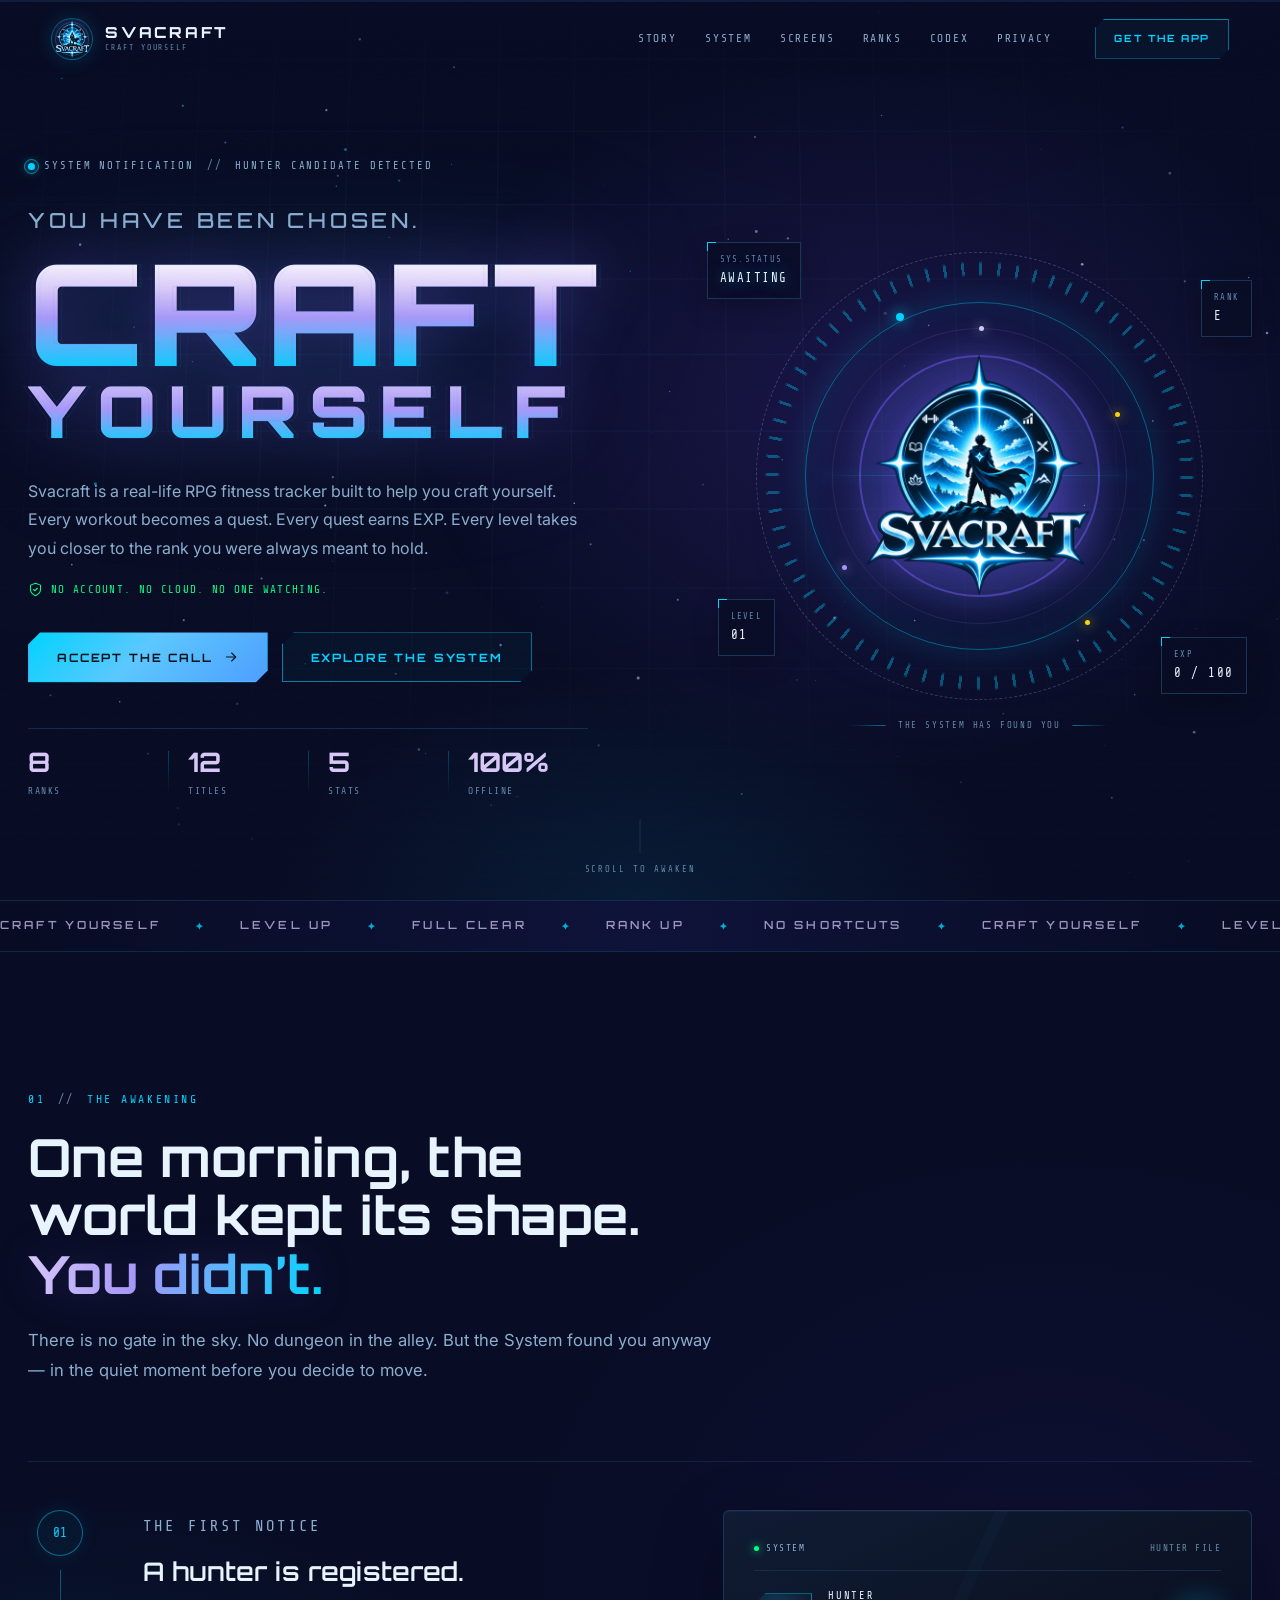
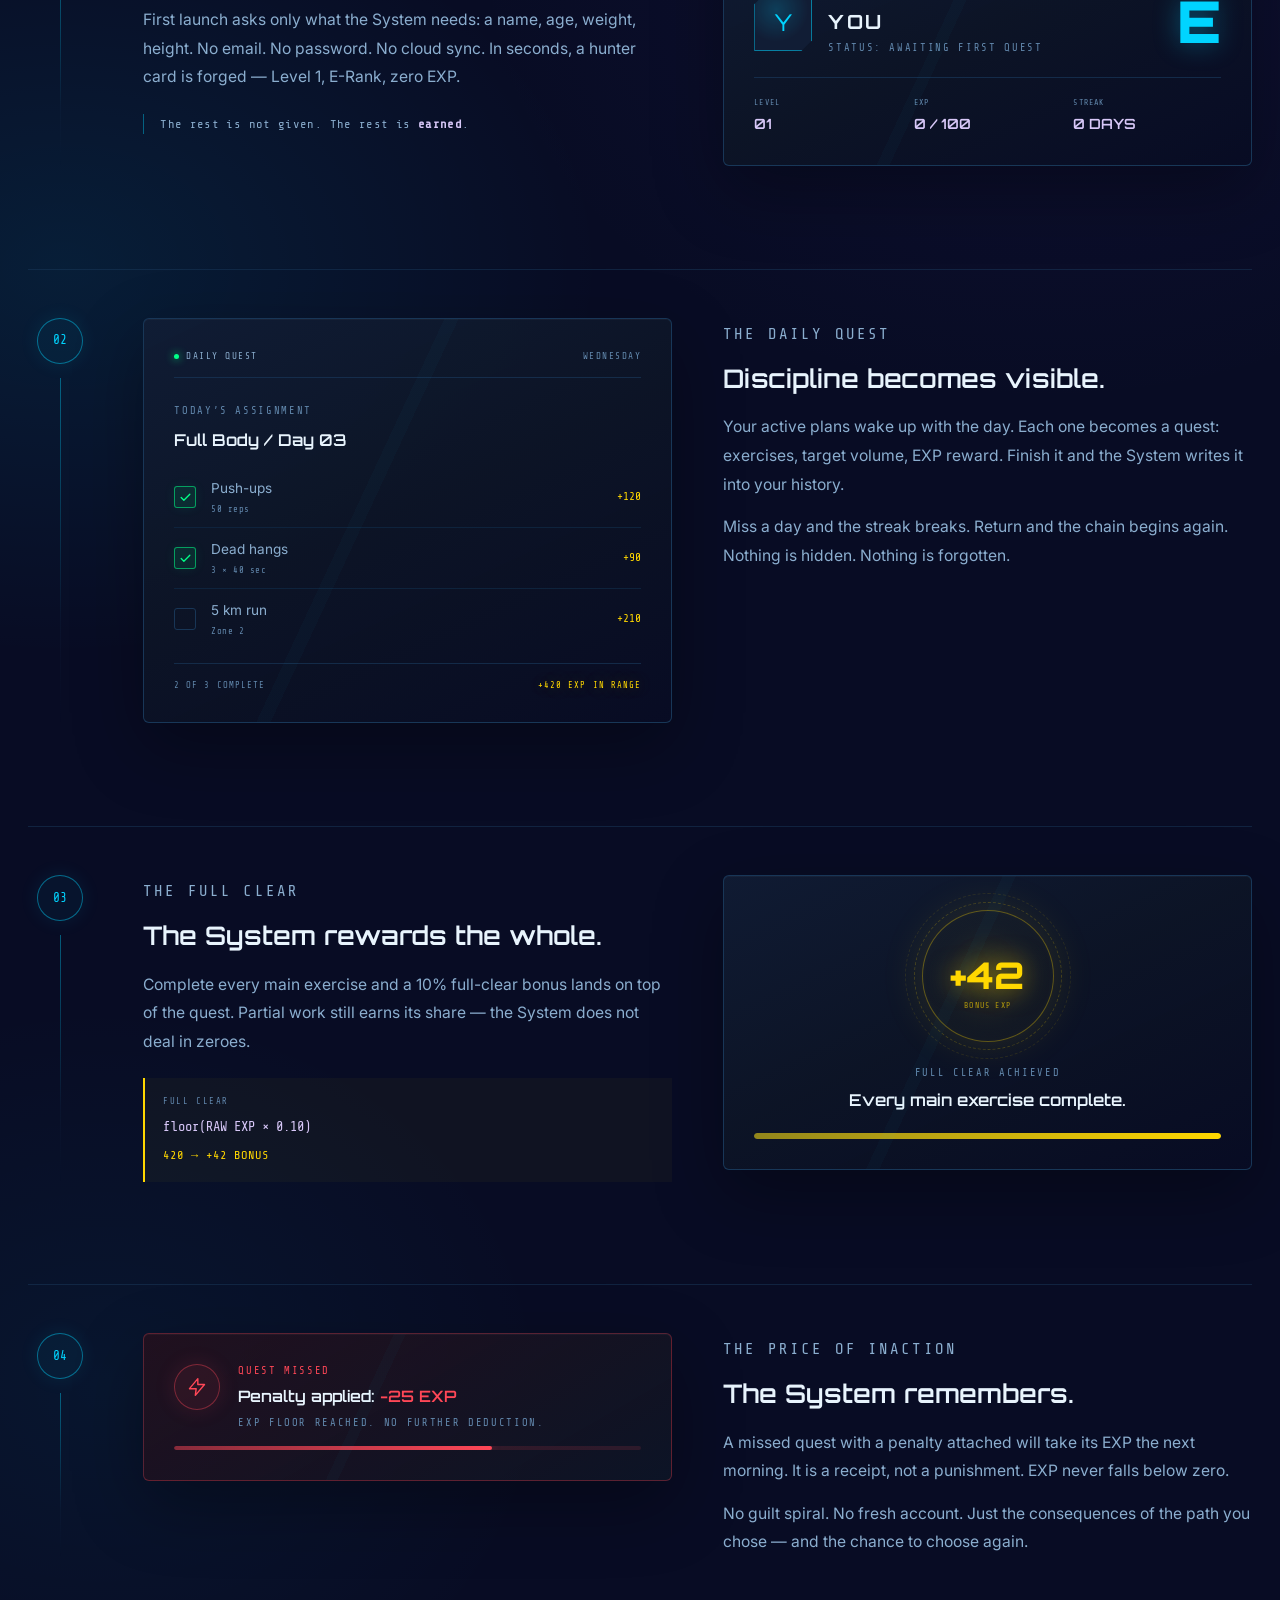
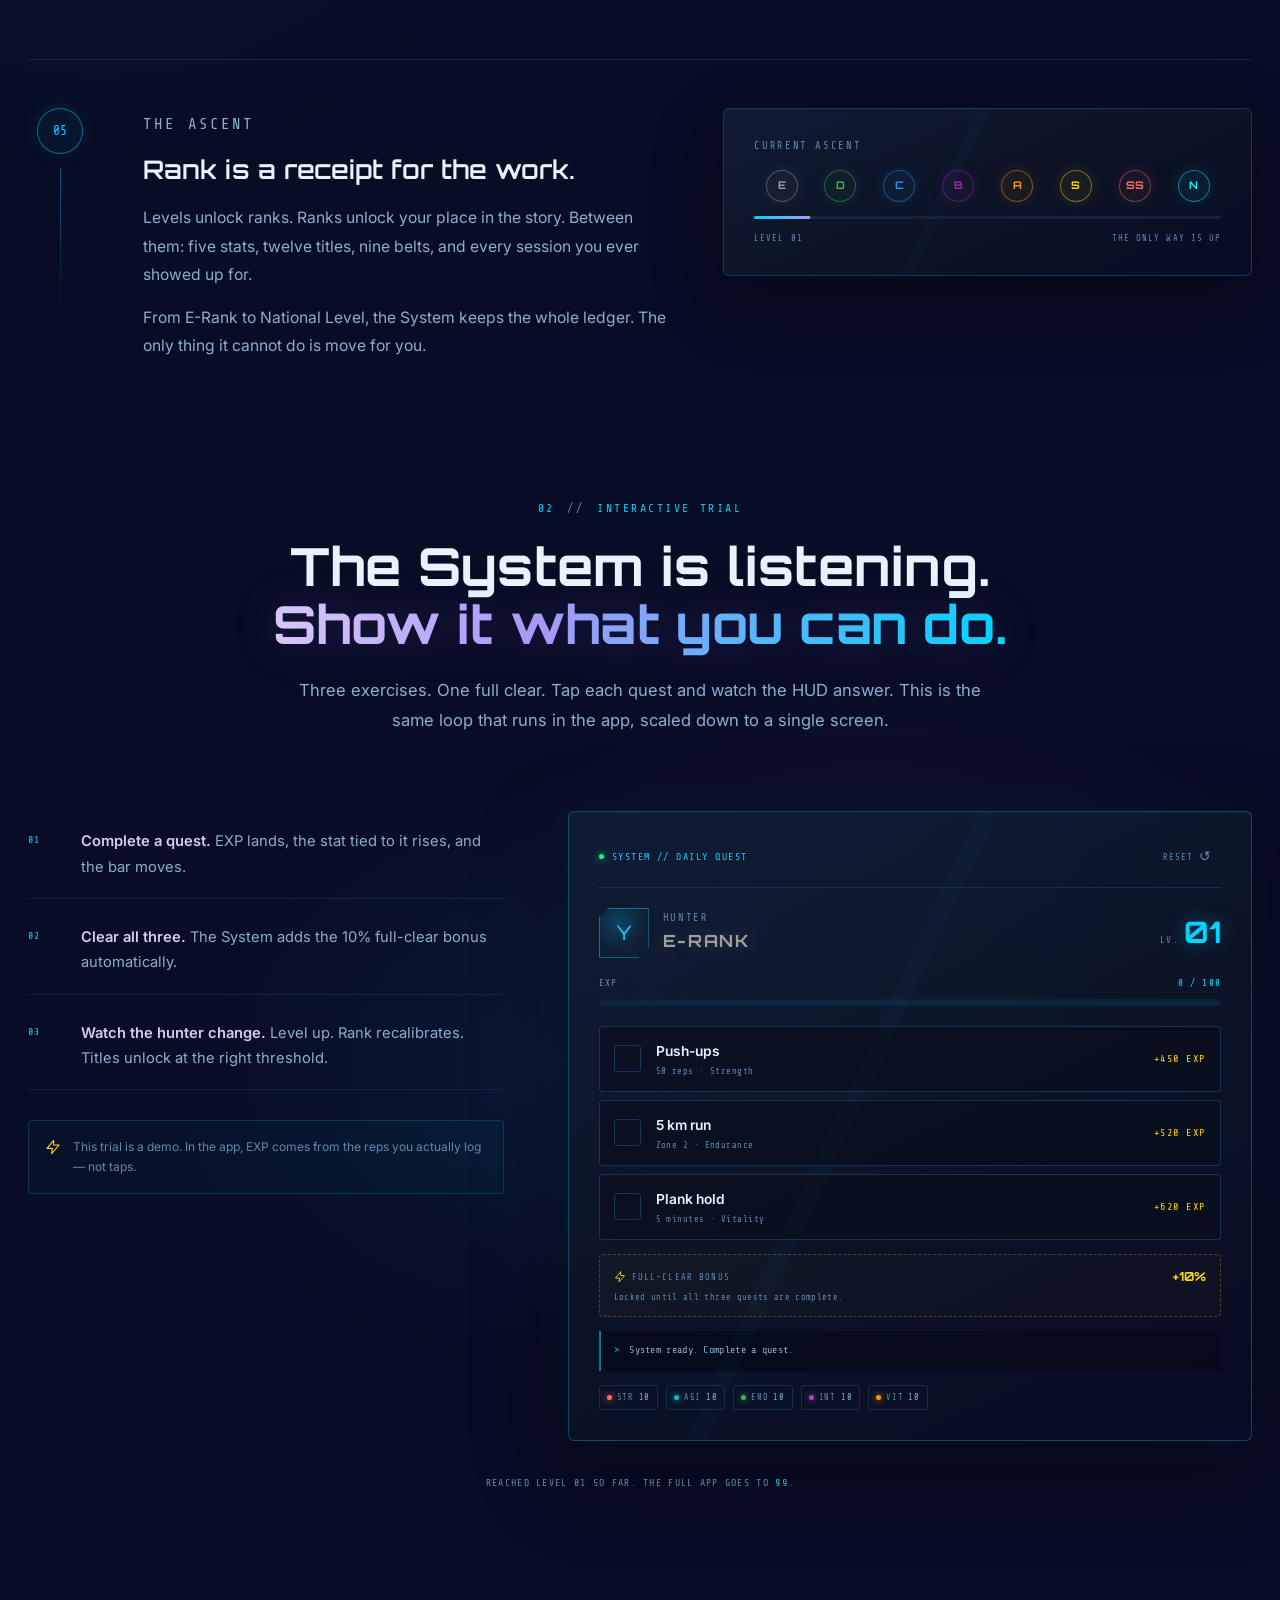
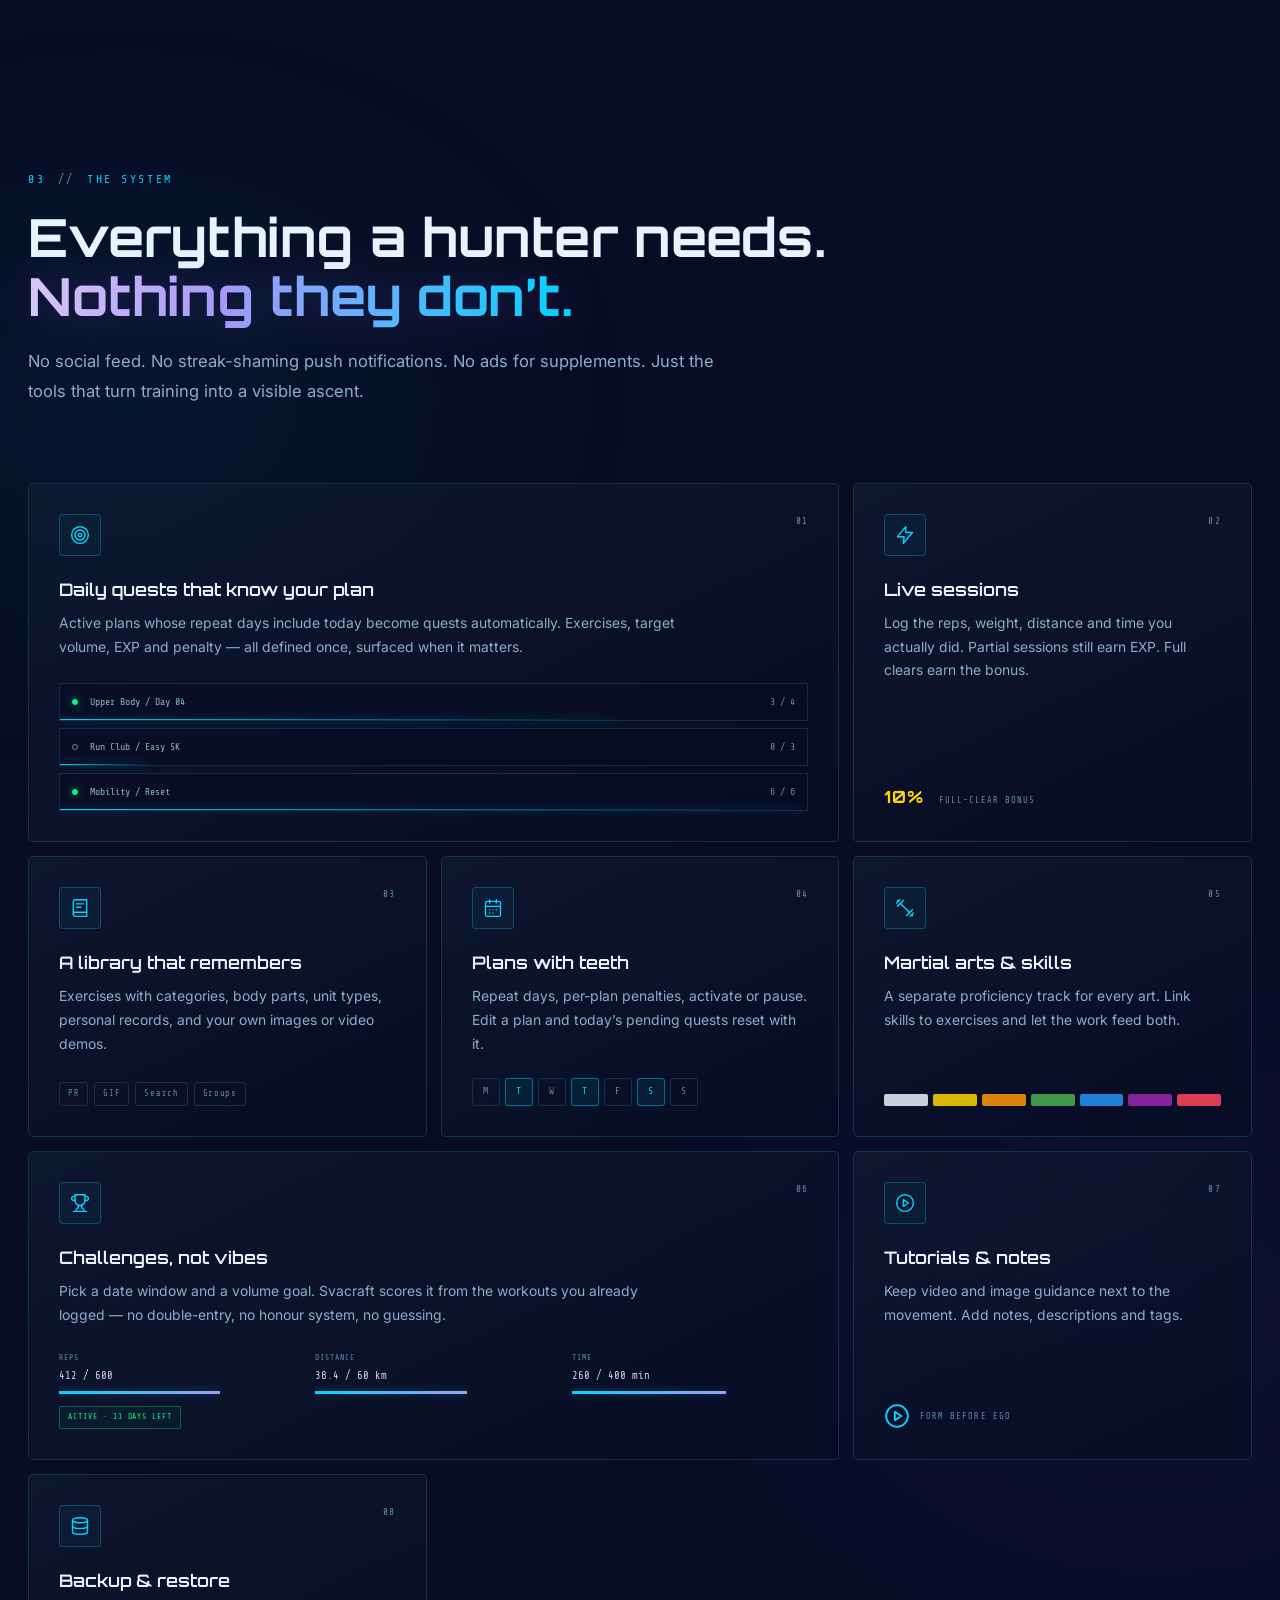
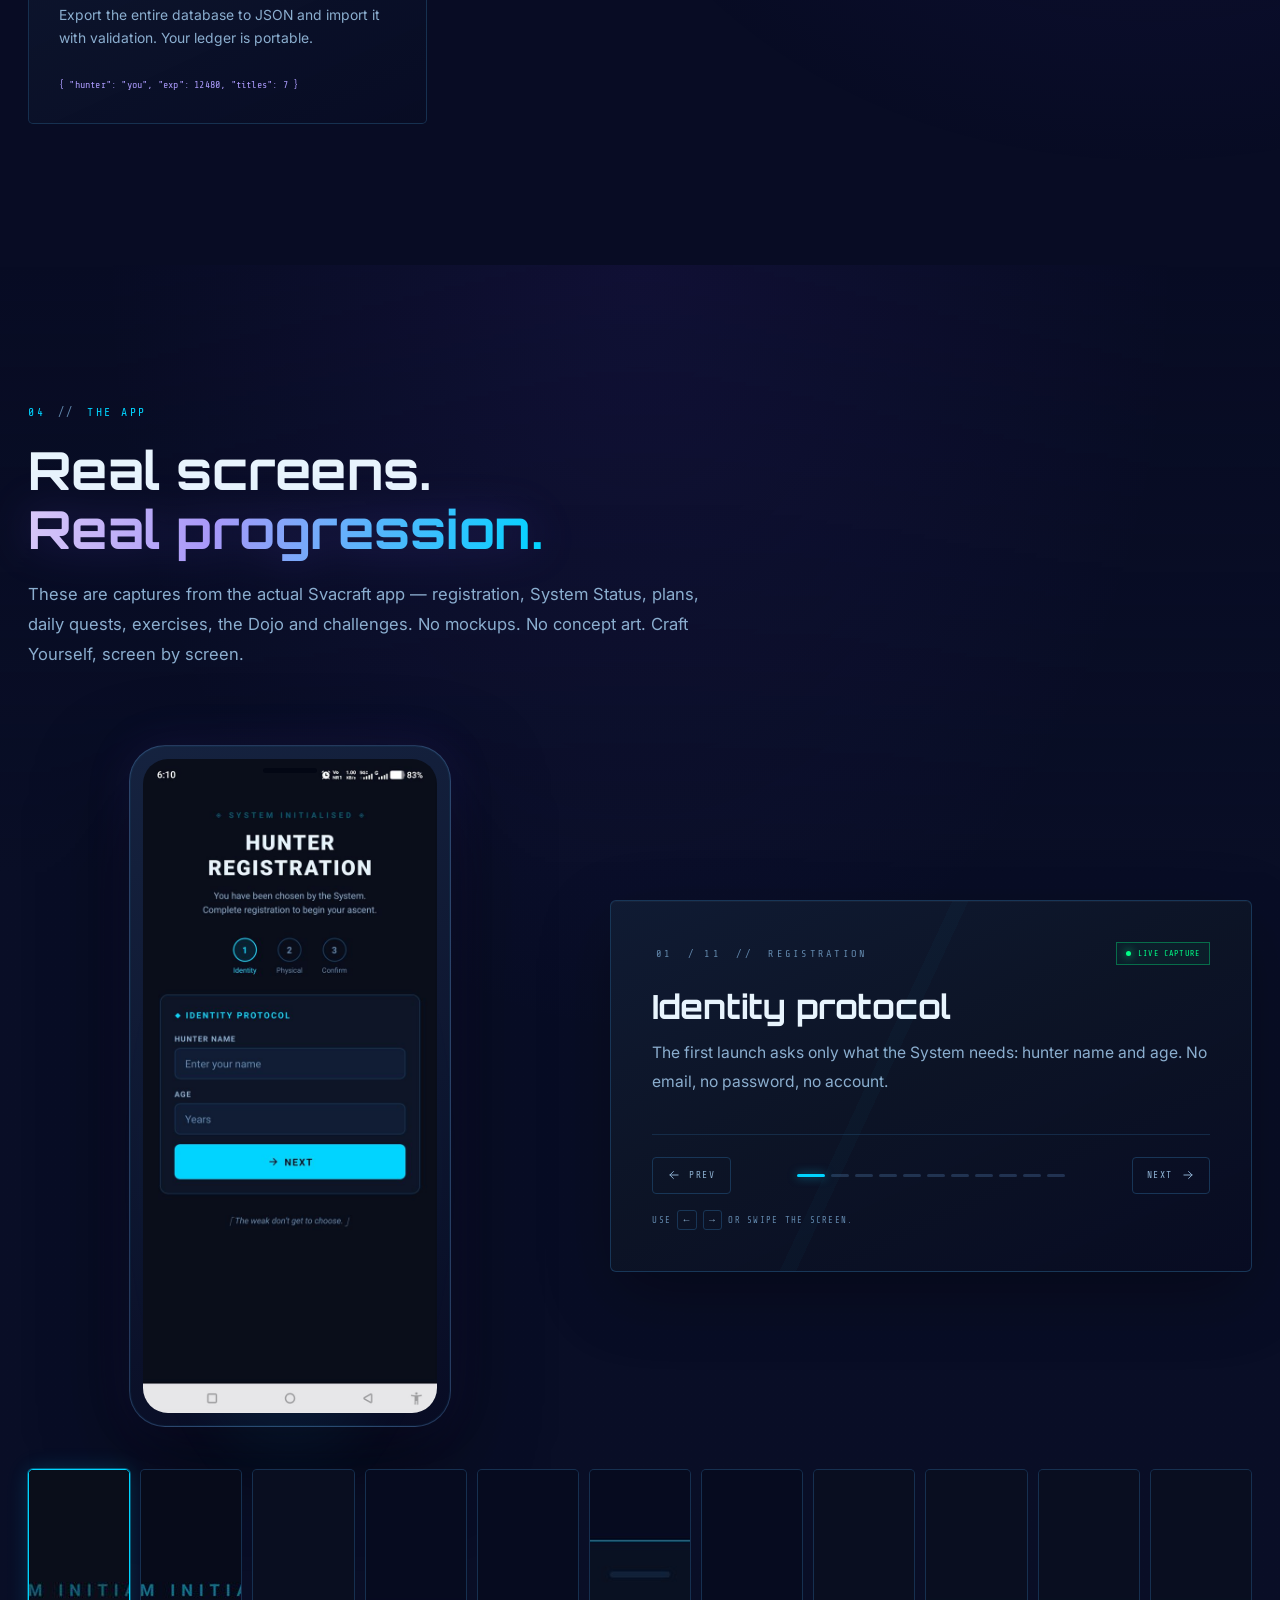
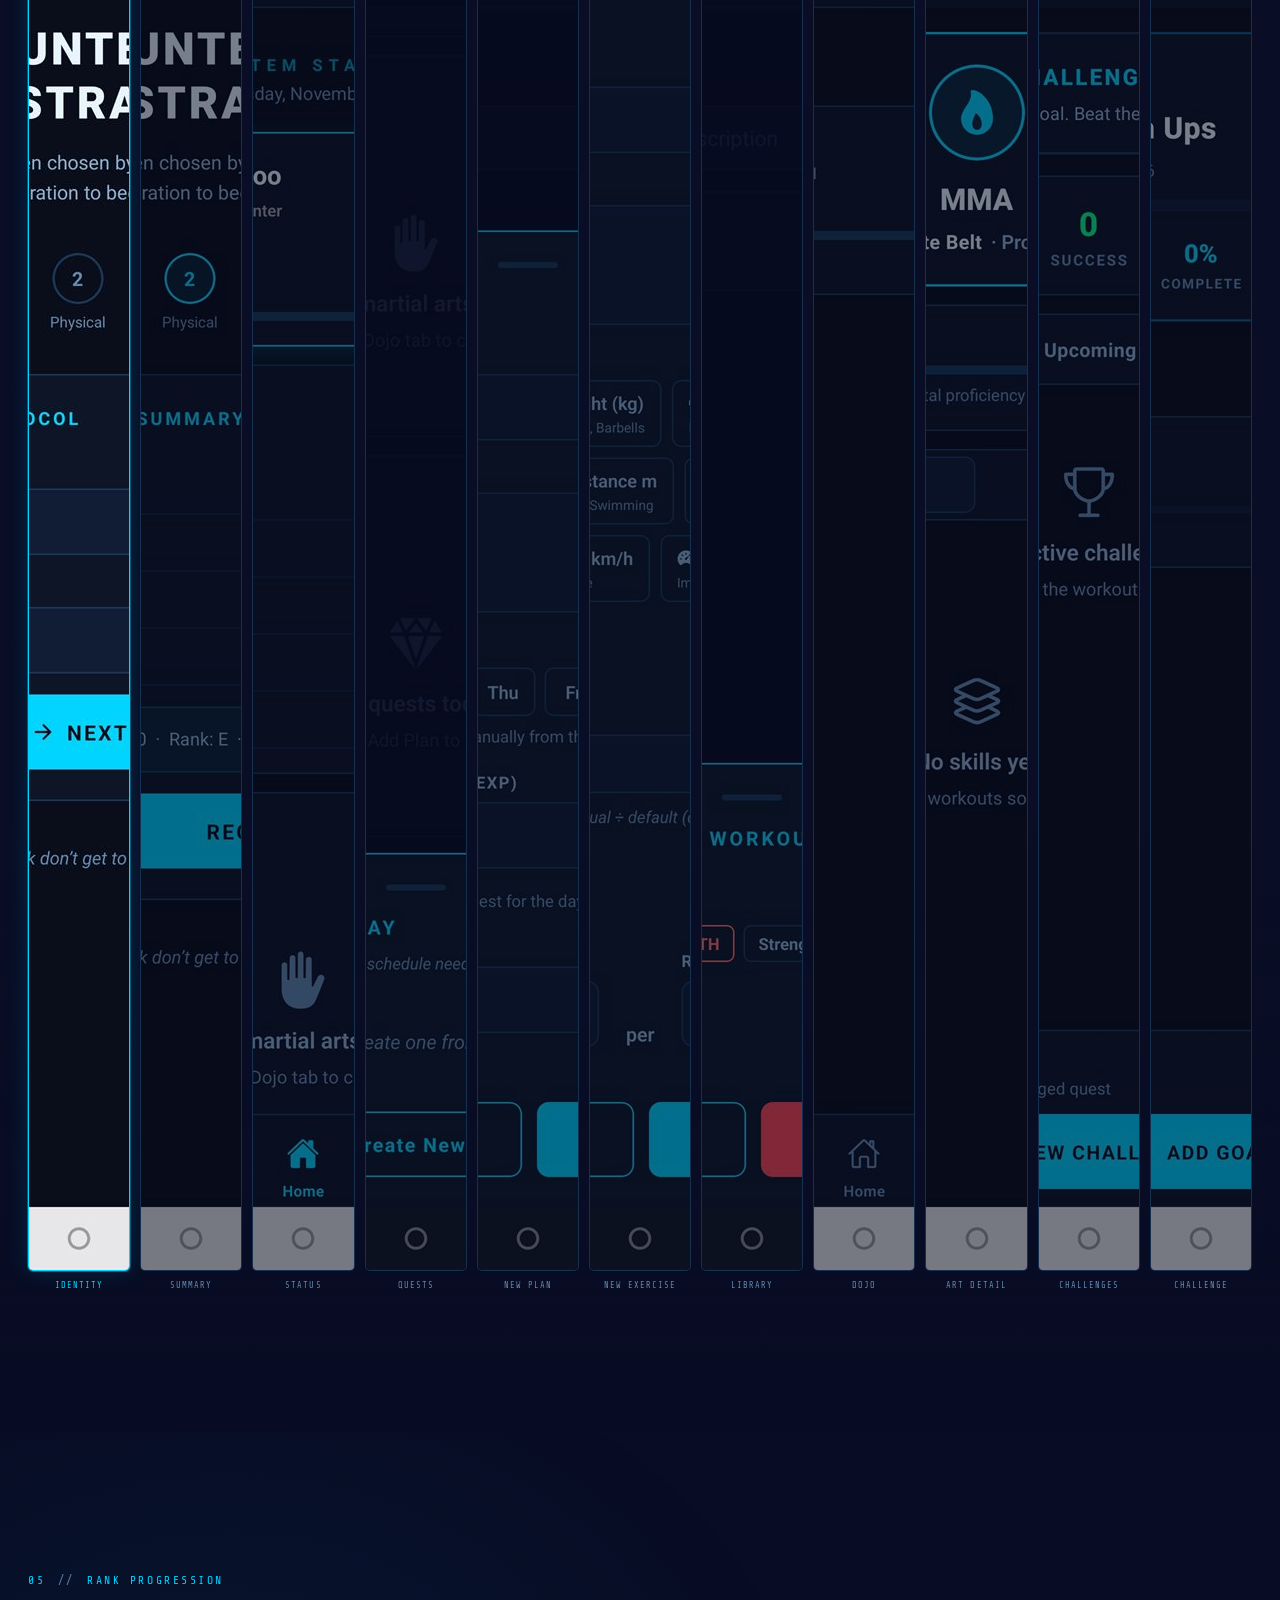
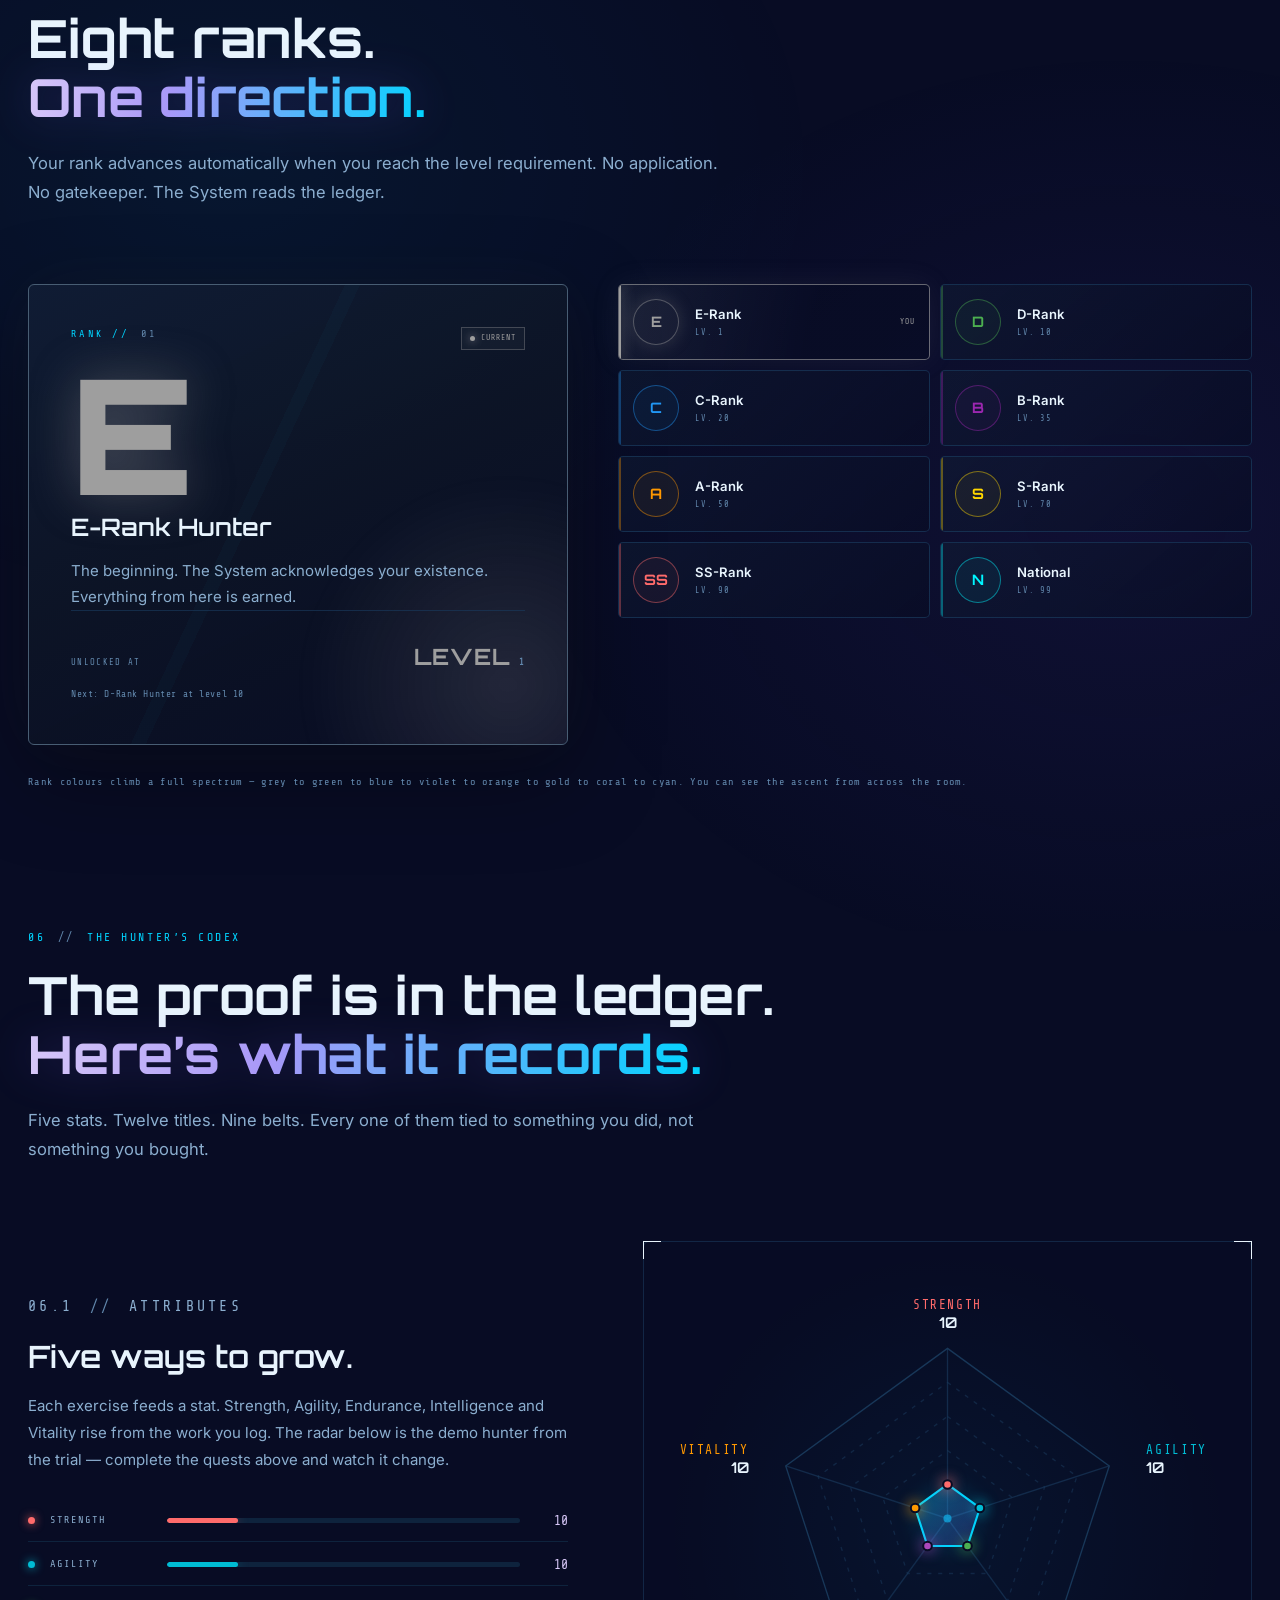
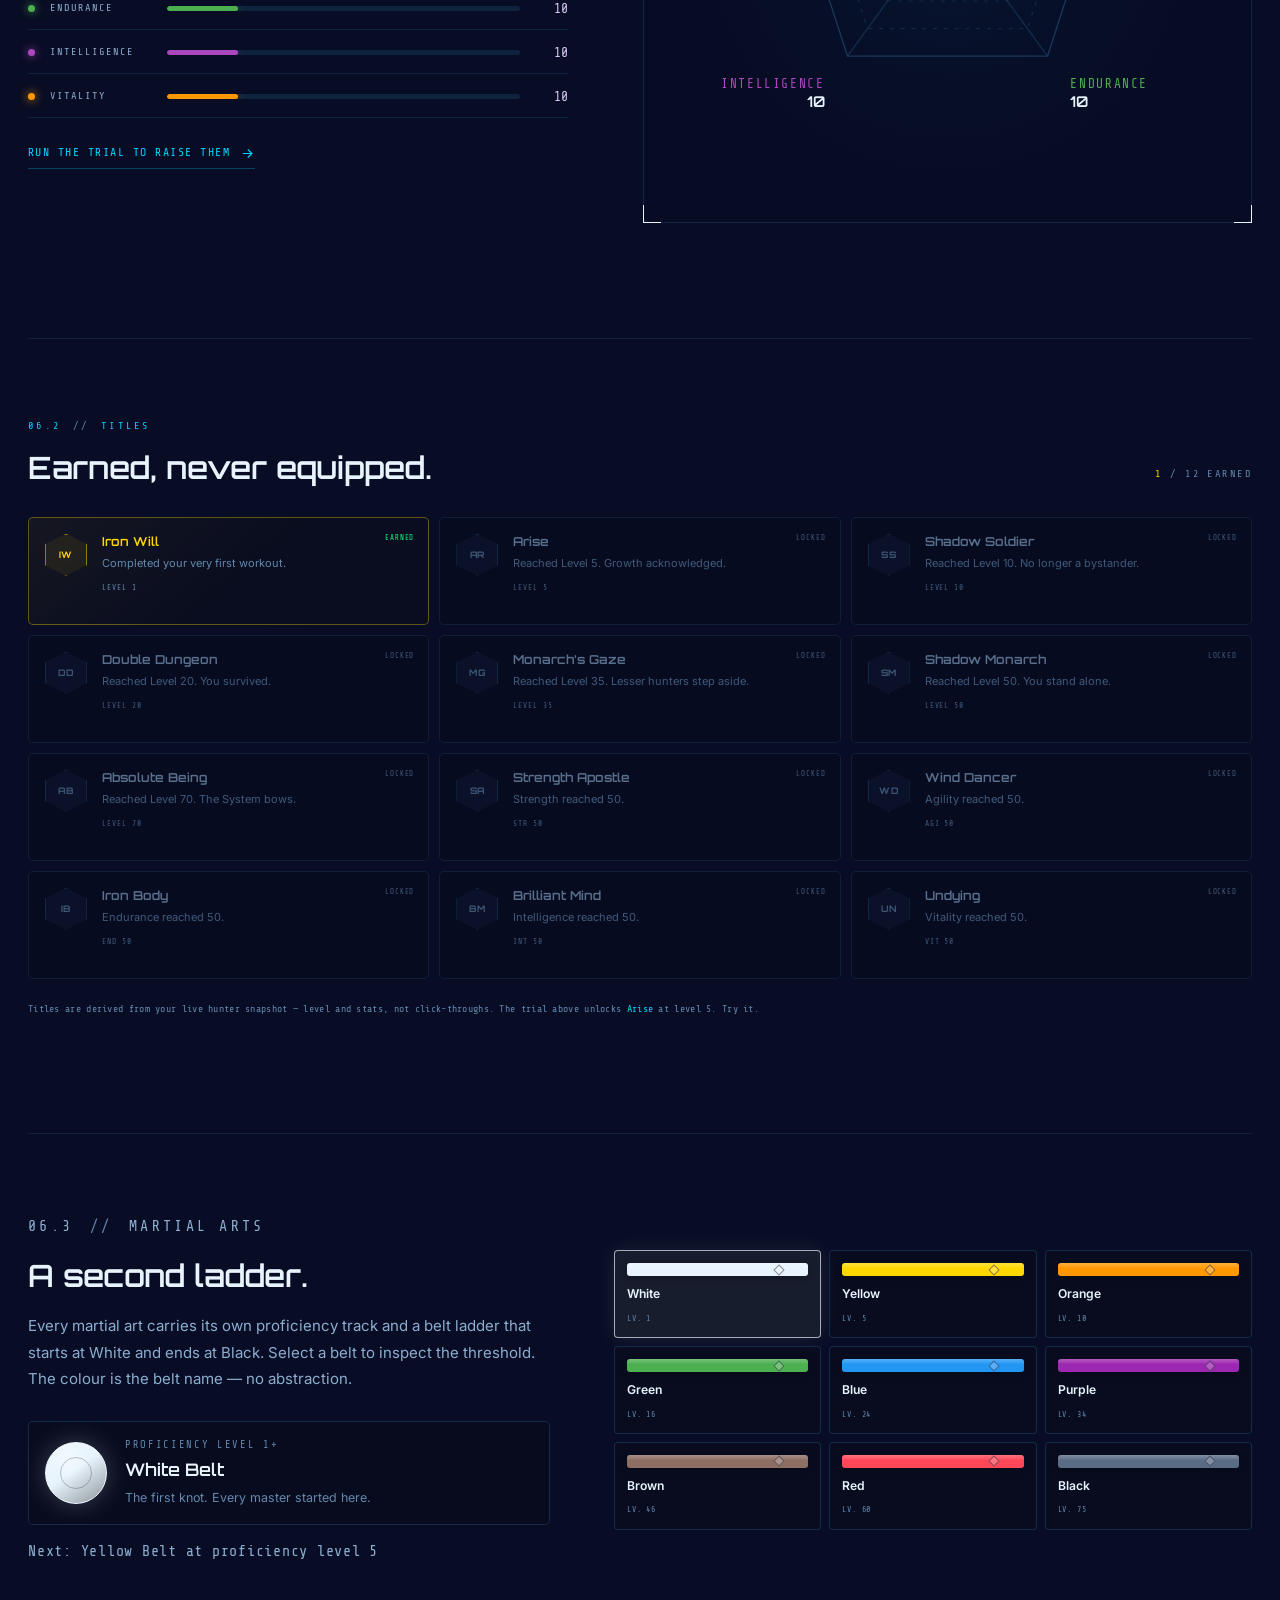
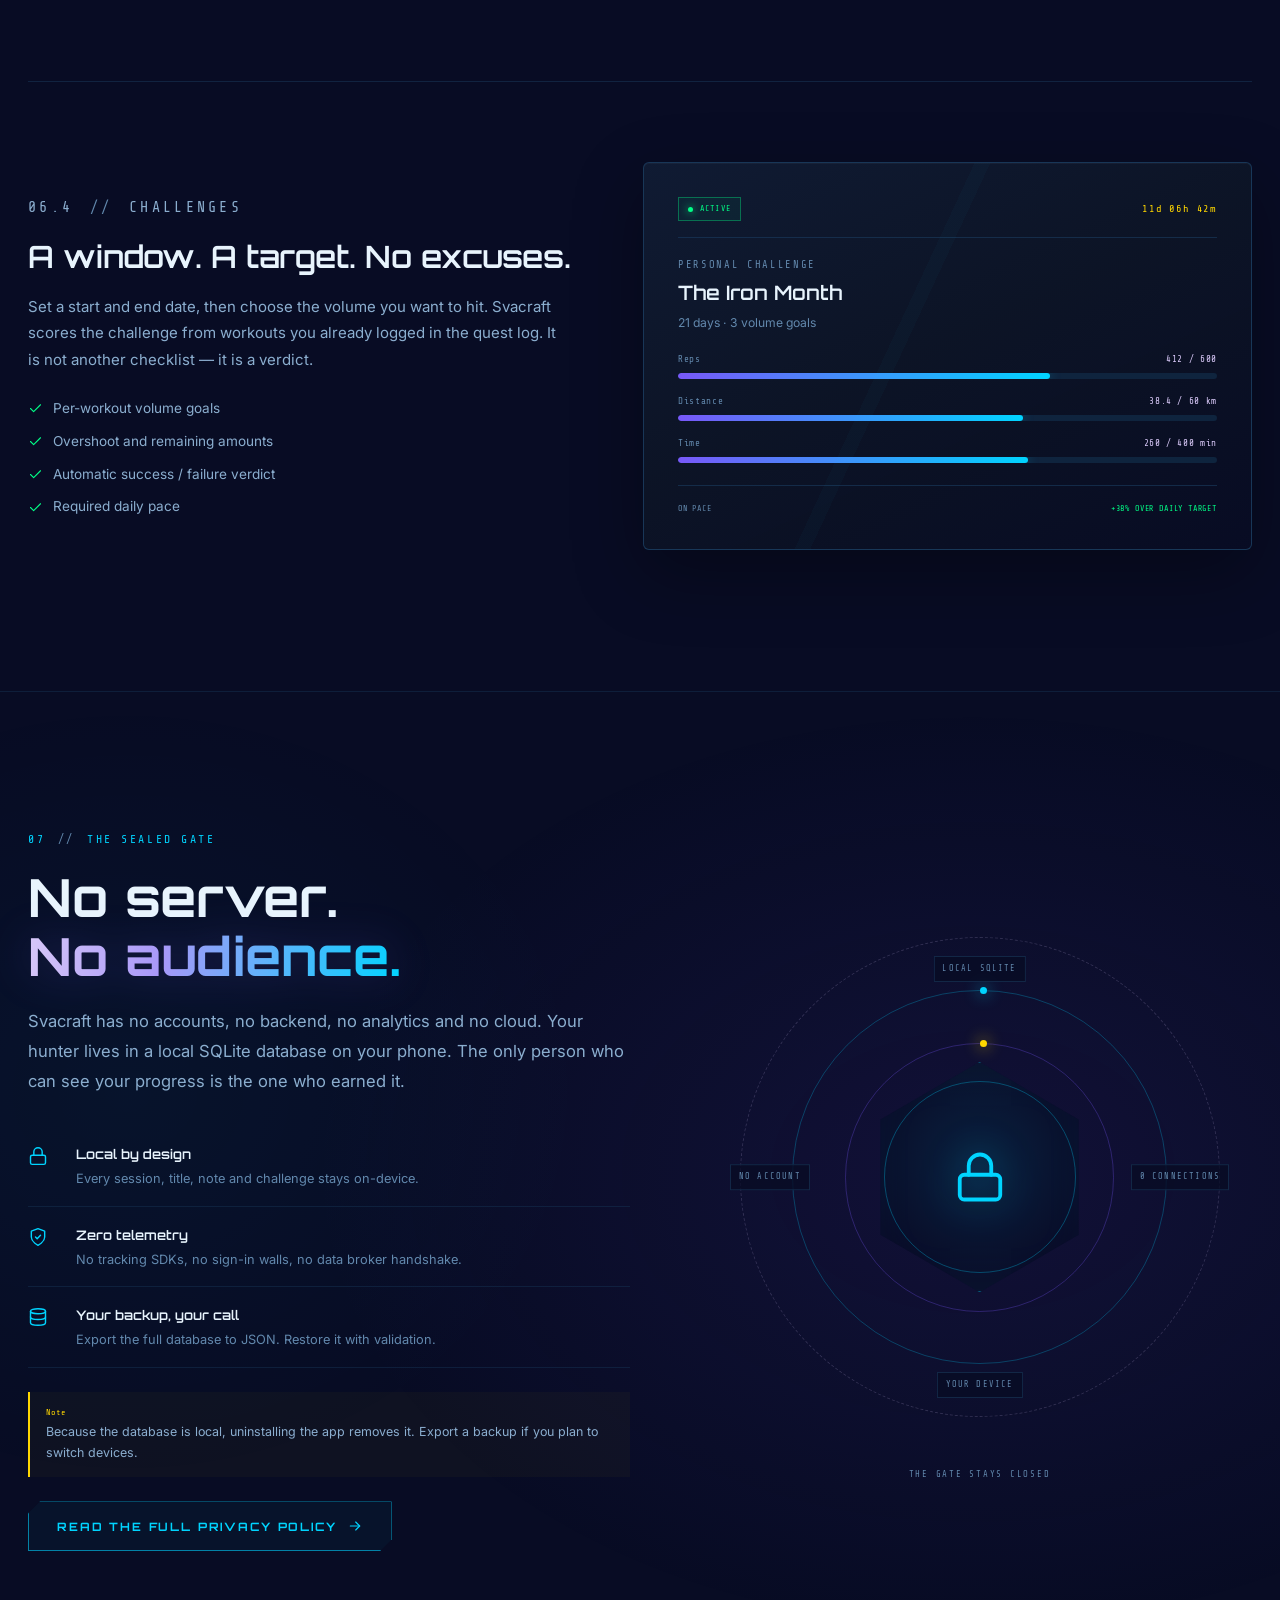
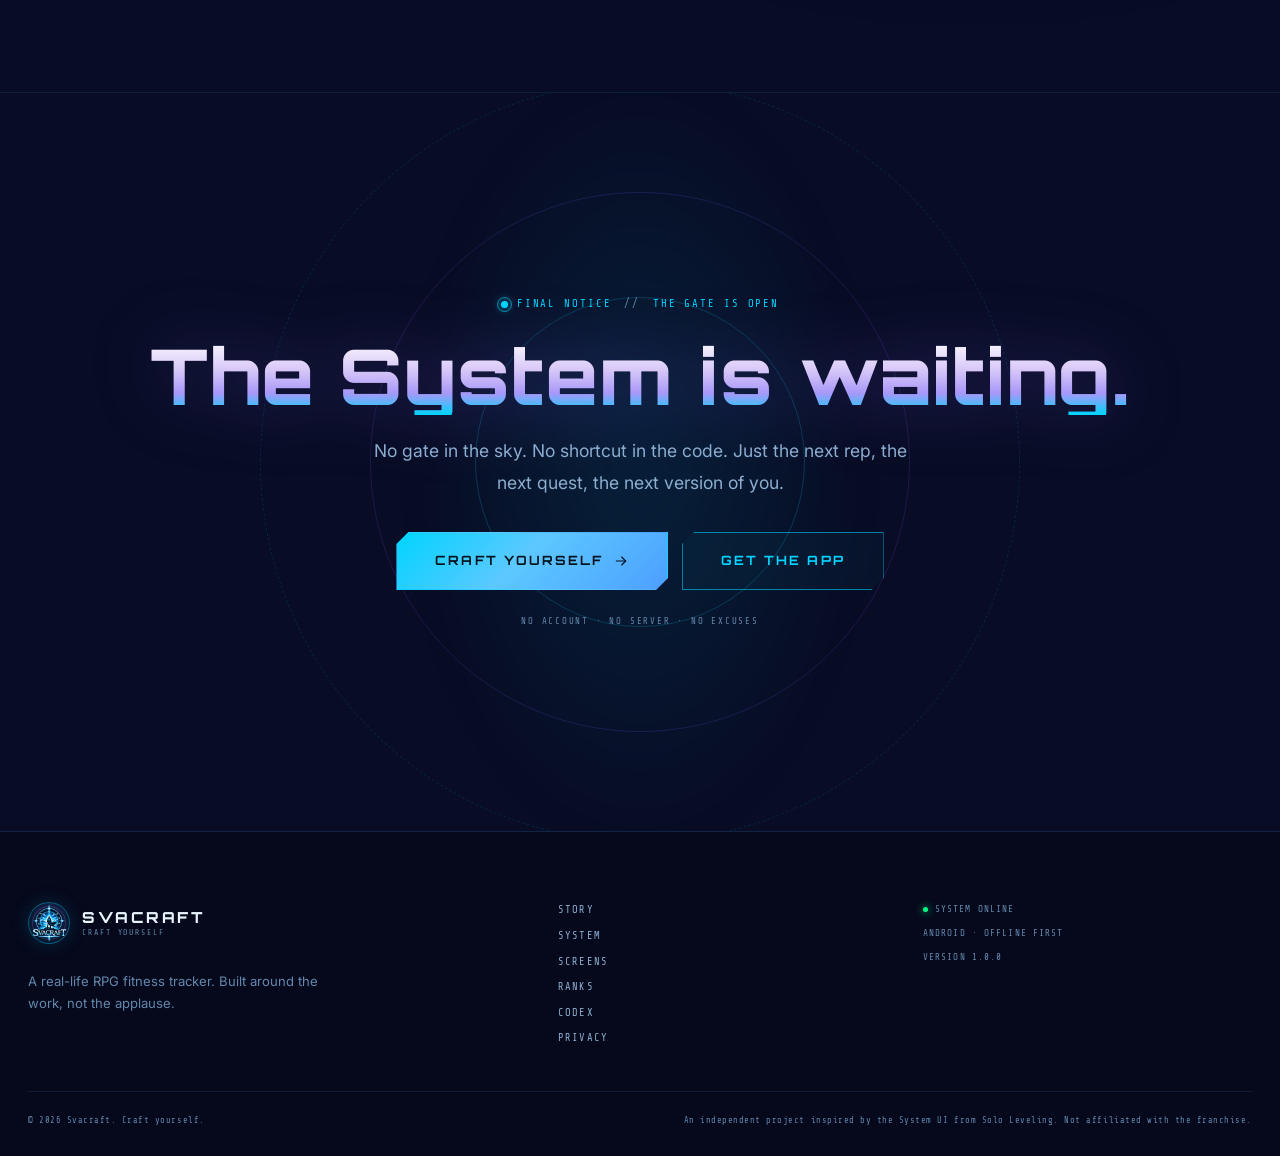
<file: index.html>
<!DOCTYPE html>
<html lang="en">
<head>
  <meta charset="UTF-8" />
  <meta name="viewport" content="width=device-width, initial-scale=1.0" />
  <meta name="theme-color" content="#080C24" />
  <title>Svacraft — Craft Yourself. A real-life RPG fitness tracker</title>
  <meta name="description" content="Svacraft turns every workout into a quest. Earn EXP, level up, climb from E-Rank to National Level Hunter, and collect titles for what you actually achieve. Craft Yourself. Offline. No account. No cloud." />
  <meta property="og:title" content="Svacraft — Craft Yourself." />
  <meta property="og:description" content="A real-life RPG fitness tracker built around the System. Every rep earns EXP. Every quest makes you stronger. Craft Yourself." />
  <meta property="og:type" content="website" />
  <link rel="icon" href="assets/logo.png" />
  <link rel="preconnect" href="https://fonts.googleapis.com" />
  <link rel="preconnect" href="https://fonts.gstatic.com" crossorigin />
  <link href="https://fonts.googleapis.com/css2?family=Inter:wght@400;500;600;700&family=Orbitron:wght@500;600;700;800;900&family=Share+Tech+Mono&display=swap" rel="stylesheet" />
  <link rel="stylesheet" href="styles.css" />
  <link rel="stylesheet" href="components.css" />
  <link rel="stylesheet" href="sections.css" />
  <link rel="stylesheet" href="responsive.css" />
</head>
<body id="top">
  <a class="skip-link" href="#main">Skip to content</a>

  <!-- SVG icon sprite -->
  <svg class="svg-sprite" aria-hidden="true" focusable="false">
    <symbol id="i-check" viewBox="0 0 24 24"><path d="M20 6 9 17l-5-5"/></symbol>
    <symbol id="i-bolt" viewBox="0 0 24 24"><path d="M13 2 3 14h8l-1 8 11-13h-8l0-7z"/></symbol>
    <symbol id="i-dumbbell" viewBox="0 0 24 24"><path d="m6.5 6.5 11 11"/><path d="m21 21-1-1"/><path d="m3 3 1 1"/><path d="m18 22 4-4"/><path d="m2 6 4-4"/><path d="m3 10 7-7"/><path d="m14 21 7-7"/></symbol>
    <symbol id="i-book" viewBox="0 0 24 24"><path d="M4 19.5A2.5 2.5 0 0 1 6.5 17H20"/><path d="M6.5 2H20v20H6.5A2.5 2.5 0 0 1 4 19.5v-15A2.5 2.5 0 0 1 6.5 2z"/><path d="M8 7h8"/><path d="M8 11h5"/></symbol>
    <symbol id="i-calendar" viewBox="0 0 24 24"><rect x="3" y="4" width="18" height="18" rx="2"/><path d="M16 2v4M8 2v4M3 10h18"/><path d="M8 14h.01M12 14h.01M16 14h.01M8 18h.01M12 18h.01"/></symbol>
    <symbol id="i-award" viewBox="0 0 24 24"><circle cx="12" cy="8" r="6"/><path d="M15.5 13 17 22l-5-3-5 3 1.5-9"/></symbol>
    <symbol id="i-trophy" viewBox="0 0 24 24"><path d="M6 9H4.5a2.5 2.5 0 0 1 0-5H6"/><path d="M18 9h1.5a2.5 2.5 0 0 0 0-5H18"/><path d="M4 22h16"/><path d="M10 14.66V17c0 .55-.47.98-.97 1.21C7.85 18.75 7 20.24 7 22"/><path d="M14 14.66V17c0 .55.47.98.97 1.21C16.15 18.75 17 20.24 17 22"/><path d="M18 2H6v7a6 6 0 0 0 12 0V2z"/></symbol>
    <symbol id="i-play" viewBox="0 0 24 24"><circle cx="12" cy="12" r="10"/><path d="m10 8 6 4-6 4V8z"/></symbol>
    <symbol id="i-database" viewBox="0 0 24 24"><ellipse cx="12" cy="5" rx="9" ry="3"/><path d="M3 5v14a9 3 0 0 0 18 0V5"/><path d="M3 12a9 3 0 0 0 18 0"/></symbol>
    <symbol id="i-shield" viewBox="0 0 24 24"><path d="M12 22s8-4 8-10V5l-8-3-8 3v7c0 6 8 10 8 10z"/><path d="m9 12 2 2 4-4"/></symbol>
    <symbol id="i-chart" viewBox="0 0 24 24"><path d="M3 3v18h18"/><path d="m7 15 4-4 4 3 6-7"/></symbol>
    <symbol id="i-lock" viewBox="0 0 24 24"><rect x="3" y="11" width="18" height="11" rx="2"/><path d="M7 11V7a5 5 0 0 1 10 0v4"/></symbol>
    <symbol id="i-arrow" viewBox="0 0 24 24"><path d="M5 12h14"/><path d="m13 6 6 6-6 6"/></symbol>
    <symbol id="i-close" viewBox="0 0 24 24"><path d="M18 6 6 18M6 6l12 12"/></symbol>
    <symbol id="i-copy" viewBox="0 0 24 24"><rect x="9" y="9" width="13" height="13" rx="2"/><path d="M5 15H4a2 2 0 0 1-2-2V4a2 2 0 0 1 2-2h9a2 2 0 0 1 2 2v1"/></symbol>
    <symbol id="i-menu" viewBox="0 0 24 24"><path d="M4 6h16M4 12h16M4 18h16"/></symbol>
    <symbol id="i-target" viewBox="0 0 24 24"><circle cx="12" cy="12" r="10"/><circle cx="12" cy="12" r="6"/><circle cx="12" cy="12" r="2"/></symbol>
    <symbol id="i-flame" viewBox="0 0 24 24"><path d="M8.5 14.5A3.5 3.5 0 0 0 12 18a3.5 3.5 0 0 0 3.5-3.5c0-3-3.5-5.5-3.5-9 0 0-5 3.5-5 9z"/><path d="M12 2c1 4 5 6 5 10.5a5 5 0 0 1-10 0C7 8 11 6 12 2z"/></symbol>
  </svg>

  <!-- Boot sequence -->
  <div class="boot" id="boot" aria-hidden="true">
    <div class="boot__scan"></div>
    <div class="boot__inner">
      <div class="boot__emblem"><img src="assets/logo.png" alt="" width="96" height="96" /></div>
      <p class="boot__brand">SVACRAFT</p>
      <p class="boot__sub">CRAFT YOURSELF // SYSTEM INITIALISING</p>
      <div class="boot__log" id="bootLog"></div>
      <div class="boot__bar"><i id="bootBar"></i></div>
      <p class="boot__hint">click anywhere to skip</p>
    </div>
  </div>

  <div class="cursor-glow" id="cursorGlow" aria-hidden="true"></div>
  <div class="scroll-progress" aria-hidden="true"><i id="scrollProgress"></i></div>
  <div class="page-noise" aria-hidden="true"></div>

  <!-- Header -->
  <header class="site-header" id="siteHeader">
    <a class="brand" href="#top" aria-label="Svacraft home">
      <span class="brand__mark"><img src="assets/logo.png" alt="" width="40" height="40" /></span>
      <span class="brand__text"><strong>SVACRAFT</strong><small>CRAFT YOURSELF</small></span>
    </a>

    <nav class="nav" id="primaryNav" aria-label="Primary">
      <a class="nav__link" href="#story">Story</a>
      <a class="nav__link" href="#system">System</a>
      <a class="nav__link" href="#screens">Screens</a>
      <a class="nav__link" href="#ranks">Ranks</a>
      <a class="nav__link" href="#codex">Codex</a>
      <a class="nav__link" href="#privacy">Privacy</a>
      <a class="nav__mobile-cta" href="#arise">Craft Yourself <svg class="icon"><use href="#i-arrow"/></svg></a>
    </nav>

    <div class="header-actions">
      <button class="btn btn--ghost btn--small header-cta" type="button" data-open-install>Get the app</button>
      <button class="nav-toggle" id="navToggle" type="button" aria-expanded="false" aria-controls="primaryNav" aria-label="Open menu">
        <span></span><span></span><span></span>
      </button>
    </div>
  </header>

  <main id="main">

    <!-- HERO -->
    <section class="hero" id="awakening" aria-labelledby="heroTitle">
      <div class="hero__bg" aria-hidden="true">
        <canvas id="starfield"></canvas>
        <div class="hero__grid"></div>
        <div class="hero__vignette"></div>
      </div>

      <div class="container hero__inner">
        <div class="hero__copy">
          <p class="system-note reveal"><span class="pulse-dot"></span> SYSTEM NOTIFICATION <span class="slash">//</span> HUNTER CANDIDATE DETECTED</p>
          <h1 class="hero__title reveal" id="heroTitle">
            <span class="hero__kicker">You have been chosen.</span>
            <span class="hero__arise" data-text="CRAFT">CRAFT</span>
            <span class="hero__arise hero__arise--slogan" data-text="YOURSELF">YOURSELF</span>
          </h1>
          <p class="hero__lede reveal">Svacraft is a real-life RPG fitness tracker built to help you craft yourself. Every workout becomes a quest. Every quest earns EXP. Every level takes you closer to the rank you were always meant to hold.</p>
          <p class="hero__privacy reveal"><svg class="icon"><use href="#i-shield"/></svg> No account. No cloud. No one watching.</p>
          <div class="hero__actions reveal">
            <a class="btn btn--primary" href="#trial">Accept the call <svg class="icon"><use href="#i-arrow"/></svg></a>
            <a class="btn btn--ghost" href="#system">Explore the System</a>
          </div>
          <div class="hero__stats reveal" aria-label="Svacraft at a glance">
            <div class="hero-stat"><strong data-count-to="8">0</strong><span>Ranks</span></div>
            <div class="hero-stat"><strong data-count-to="12">0</strong><span>Titles</span></div>
            <div class="hero-stat"><strong data-count-to="5">0</strong><span>Stats</span></div>
            <div class="hero-stat"><strong data-count-to="100" data-suffix="%">0</strong><span>Offline</span></div>
          </div>
        </div>

        <div class="hero__visual reveal" aria-hidden="true">
          <div class="portal-scene" id="portalScene">
            <div class="hud-chip hud-chip--tl"><span>SYS.STATUS</span><strong class="glow-cyan">AWAITING</strong></div>
            <div class="hud-chip hud-chip--tr"><span>RANK</span><strong>E</strong></div>
            <div class="hud-chip hud-chip--bl"><span>LEVEL</span><strong>01</strong></div>
            <div class="hud-chip hud-chip--br"><span>EXP</span><strong>0 / 100</strong></div>

            <div class="portal">
              <span class="portal__ticks"></span>
              <span class="portal__ring portal__ring--outer"></span>
              <span class="portal__ring portal__ring--mid"></span>
              <span class="portal__ring portal__ring--inner"></span>
              <span class="portal__orbit"><i></i><i></i><i></i></span>
              <span class="portal__core"></span>
              <span class="portal__logo"><img src="assets/logo.png" alt="Svacraft emblem" width="260" height="260" /></span>
              <span class="portal__scan"></span>
            </div>

            <div class="portal-caption">
              <span class="portal-caption__line"></span>
              <span>THE SYSTEM HAS FOUND YOU</span>
              <span class="portal-caption__line"></span>
            </div>
          </div>
        </div>
      </div>

      <a class="scroll-cue" href="#story" aria-label="Scroll to the story"><span></span>SCROLL TO AWAKEN</a>
    </section>

    <!-- MARQUEE -->
    <div class="marquee" aria-hidden="true">
      <div class="marquee__track">
        <span>CRAFT YOURSELF</span><i>✦</i><span>LEVEL UP</span><i>✦</i><span>FULL CLEAR</span><i>✦</i><span>RANK UP</span><i>✦</i><span>NO SHORTCUTS</span><i>✦</i><span>CRAFT YOURSELF</span><i>✦</i><span>LEVEL UP</span><i>✦</i><span>FULL CLEAR</span><i>✦</i><span>RANK UP</span><i>✦</i><span>NO SHORTCUTS</span><i>✦</i>
      </div>
    </div>

    <!-- STORY -->
    <section class="section story" id="story" aria-labelledby="storyTitle">
      <div class="container">
        <header class="section-head reveal">
          <p class="eyebrow">01 <span>//</span> THE AWAKENING</p>
          <h2 class="section-title" id="storyTitle">One morning, the world kept its shape.<br /><em>You didn&rsquo;t.</em></h2>
          <p class="section-lede">There is no gate in the sky. No dungeon in the alley. But the System found you anyway — in the quiet moment before you decide to move.</p>
        </header>

        <div class="chapters">
          <article class="chapter reveal">
            <div class="chapter__marker"><span>01</span><i></i></div>
            <div class="chapter__body">
              <p class="chapter__label">THE FIRST NOTICE</p>
              <h3>A hunter is registered.</h3>
              <p>First launch asks only what the System needs: a name, age, weight, height. No email. No password. No cloud sync. In seconds, a hunter card is forged — Level 1, E-Rank, zero EXP.</p>
              <p class="chapter__aside">The rest is not given. The rest is <strong>earned</strong>.</p>
            </div>
            <div class="chapter__visual">
              <div class="system-panel hunter-card">
                <div class="panel-top"><span><i class="live-dot"></i> SYSTEM</span><span>HUNTER FILE</span></div>
                <div class="hunter-card__main">
                  <div class="hunter-card__avatar">Y</div>
                  <div>
                    <p class="micro">HUNTER</p>
                    <h4>YOU</h4>
                    <p class="micro muted">STATUS: AWAITING FIRST QUEST</p>
                  </div>
                  <div class="hunter-card__rank">E</div>
                </div>
                <div class="hunter-card__bars">
                  <div><span>LEVEL</span><strong>01</strong></div>
                  <div><span>EXP</span><strong>0 / 100</strong></div>
                  <div><span>STREAK</span><strong>0 DAYS</strong></div>
                </div>
                <div class="panel-corner panel-corner--tl"></div><div class="panel-corner panel-corner--br"></div>
              </div>
            </div>
          </article>

          <article class="chapter reveal">
            <div class="chapter__marker"><span>02</span><i></i></div>
            <div class="chapter__body">
              <p class="chapter__label">THE DAILY QUEST</p>
              <h3>Discipline becomes visible.</h3>
              <p>Your active plans wake up with the day. Each one becomes a quest: exercises, target volume, EXP reward. Finish it and the System writes it into your history.</p>
              <p>Miss a day and the streak breaks. Return and the chain begins again. Nothing is hidden. Nothing is forgotten.</p>
            </div>
            <div class="chapter__visual">
              <div class="system-panel quest-card">
                <div class="panel-top"><span><i class="live-dot"></i> DAILY QUEST</span><span>WEDNESDAY</span></div>
                <div class="quest-card__title"><span class="micro muted">TODAY&rsquo;S ASSIGNMENT</span><h4>Full Body / Day 03</h4></div>
                <ul class="quest-mini">
                  <li><span class="quest-mini__check done"><svg class="icon"><use href="#i-check"/></svg></span><span>Push-ups <small>50 reps</small></span><b>+120</b></li>
                  <li><span class="quest-mini__check done"><svg class="icon"><use href="#i-check"/></svg></span><span>Dead hangs <small>3 × 40 sec</small></span><b>+90</b></li>
                  <li><span class="quest-mini__check"></span><span>5 km run <small>Zone 2</small></span><b>+210</b></li>
                </ul>
                <div class="quest-card__foot"><span>2 OF 3 COMPLETE</span><span class="glow-gold">+420 EXP IN RANGE</span></div>
              </div>
            </div>
          </article>

          <article class="chapter reveal">
            <div class="chapter__marker"><span>03</span><i></i></div>
            <div class="chapter__body">
              <p class="chapter__label">THE FULL CLEAR</p>
              <h3>The System rewards the whole.</h3>
              <p>Complete every main exercise and a 10% full-clear bonus lands on top of the quest. Partial work still earns its share — the System does not deal in zeroes.</p>
              <div class="formula">
                <span>FULL CLEAR</span>
                <code>floor(RAW EXP × 0.10)</code>
                <strong>420 → +42 BONUS</strong>
              </div>
            </div>
            <div class="chapter__visual">
              <div class="system-panel bonus-card">
                <div class="bonus-card__burst"><span>+42</span><small>BONUS EXP</small></div>
                <p class="micro muted">FULL CLEAR ACHIEVED</p>
                <h4>Every main exercise complete.</h4>
                <div class="bonus-card__bar"><i style="--fill: 100%"></i></div>
                <div class="panel-corner panel-corner--tl"></div><div class="panel-corner panel-corner--br"></div>
              </div>
            </div>
          </article>

          <article class="chapter reveal">
            <div class="chapter__marker"><span>04</span><i></i></div>
            <div class="chapter__body">
              <p class="chapter__label">THE PRICE OF INACTION</p>
              <h3>The System remembers.</h3>
              <p>A missed quest with a penalty attached will take its EXP the next morning. It is a receipt, not a punishment. EXP never falls below zero.</p>
              <p>No guilt spiral. No fresh account. Just the consequences of the path you chose — and the chance to choose again.</p>
            </div>
            <div class="chapter__visual">
              <div class="system-panel penalty-card">
                <div class="penalty-card__icon"><svg class="icon"><use href="#i-bolt"/></svg></div>
                <div>
                  <p class="micro danger">QUEST MISSED</p>
                  <h4>Penalty applied: <span class="danger">−25 EXP</span></h4>
                  <p class="micro muted">EXP floor reached. No further deduction.</p>
                </div>
                <div class="penalty-card__bar"><i></i></div>
              </div>
            </div>
          </article>

          <article class="chapter reveal">
            <div class="chapter__marker"><span>05</span><i></i></div>
            <div class="chapter__body">
              <p class="chapter__label">THE ASCENT</p>
              <h3>Rank is a receipt for the work.</h3>
              <p>Levels unlock ranks. Ranks unlock your place in the story. Between them: five stats, twelve titles, nine belts, and every session you ever showed up for.</p>
              <p>From E-Rank to National Level, the System keeps the whole ledger. The only thing it cannot do is move for you.</p>
            </div>
            <div class="chapter__visual">
              <div class="system-panel ascent-card">
                <p class="micro muted">CURRENT ASCENT</p>
                <div class="ascent-card__ranks" aria-hidden="true">
                  <span style="--c:#9E9E9E">E</span><span style="--c:#4CAF50">D</span><span style="--c:#2196F3">C</span><span style="--c:#9C27B0">B</span><span style="--c:#FF9800">A</span><span style="--c:#FFD700">S</span><span style="--c:#FF6B6B">SS</span><span style="--c:#00F5FF">N</span>
                </div>
                <div class="ascent-card__line"><i></i></div>
                <div class="ascent-card__foot"><span>LEVEL 01</span><span>THE ONLY WAY IS UP</span></div>
              </div>
            </div>
          </article>
        </div>
      </div>
    </section>

    <!-- INTERACTIVE TRIAL -->
    <section class="section trial" id="trial" aria-labelledby="trialTitle">
      <div class="trial__aura" aria-hidden="true"></div>
      <div class="container">
        <header class="section-head section-head--center reveal">
          <p class="eyebrow">02 <span>//</span> INTERACTIVE TRIAL</p>
          <h2 class="section-title" id="trialTitle">The System is listening.<br /><em>Show it what you can do.</em></h2>
          <p class="section-lede">Three exercises. One full clear. Tap each quest and watch the HUD answer. This is the same loop that runs in the app, scaled down to a single screen.</p>
        </header>

        <div class="trial__grid">
          <div class="trial__copy reveal">
            <div class="trial__step"><span>01</span><p><strong>Complete a quest.</strong> EXP lands, the stat tied to it rises, and the bar moves.</p></div>
            <div class="trial__step"><span>02</span><p><strong>Clear all three.</strong> The System adds the 10% full-clear bonus automatically.</p></div>
            <div class="trial__step"><span>03</span><p><strong>Watch the hunter change.</strong> Level up. Rank recalibrates. Titles unlock at the right threshold.</p></div>
            <div class="trial__hint">
              <svg class="icon"><use href="#i-bolt"/></svg>
              <p>This trial is a demo. In the app, EXP comes from the reps you actually log — not taps.</p>
            </div>
          </div>

          <div class="system-panel console reveal" id="demoConsole">
            <div class="console__top">
              <span class="console__title"><i class="live-dot"></i> SYSTEM // DAILY QUEST</span>
              <button class="console__reset" id="demoReset" type="button">RESET <span aria-hidden="true">↺</span></button>
            </div>

            <div class="console__hunter">
              <div class="console__avatar">Y</div>
              <div class="console__identity">
                <p class="micro muted">HUNTER</p>
                <h3 id="demoRank">E-RANK</h3>
              </div>
              <div class="console__level"><span>LV.</span><strong id="demoLevel">01</strong></div>
            </div>

            <div class="exp-meter">
              <div class="exp-meter__meta"><span>EXP</span><span id="demoExpText">0 / 100</span></div>
              <div class="exp-meter__track"><i id="demoExpFill"></i></div>
            </div>

            <div class="console__quests" id="demoQuests">
              <button class="trial-quest" type="button" data-exp="450" data-stat="strength" data-gain="6" aria-pressed="false">
                <span class="trial-quest__check"><svg class="icon"><use href="#i-check"/></svg></span>
                <span class="trial-quest__body"><strong>Push-ups</strong><small>50 reps · Strength</small></span>
                <span class="trial-quest__exp">+450 EXP</span>
              </button>
              <button class="trial-quest" type="button" data-exp="520" data-stat="endurance" data-gain="5" aria-pressed="false">
                <span class="trial-quest__check"><svg class="icon"><use href="#i-check"/></svg></span>
                <span class="trial-quest__body"><strong>5 km run</strong><small>Zone 2 · Endurance</small></span>
                <span class="trial-quest__exp">+520 EXP</span>
              </button>
              <button class="trial-quest" type="button" data-exp="620" data-stat="vitality" data-gain="4" aria-pressed="false">
                <span class="trial-quest__check"><svg class="icon"><use href="#i-check"/></svg></span>
                <span class="trial-quest__body"><strong>Plank hold</strong><small>5 minutes · Vitality</small></span>
                <span class="trial-quest__exp">+620 EXP</span>
              </button>
            </div>

            <div class="console__bonus" id="demoBonus">
              <span><svg class="icon"><use href="#i-bolt"/></svg> FULL-CLEAR BONUS</span>
              <strong id="demoBonusValue">+10%</strong>
              <small id="demoBonusState">Locked until all three quests are complete.</small>
            </div>

            <div class="console__log" id="demoLog" role="status" aria-live="polite">
              <span class="console__log-prompt">&gt;</span> System ready. Complete a quest.
            </div>

            <div class="console__stats" id="demoStats" aria-label="Hunter stats">
              <span data-stat-chip="strength"><i style="--c:#FF6B6B"></i>STR <b>10</b></span>
              <span data-stat-chip="agility"><i style="--c:#00BCD4"></i>AGI <b>10</b></span>
              <span data-stat-chip="endurance"><i style="--c:#4CAF50"></i>END <b>10</b></span>
              <span data-stat-chip="intelligence"><i style="--c:#AB47BC"></i>INT <b>10</b></span>
              <span data-stat-chip="vitality"><i style="--c:#FF9800"></i>VIT <b>10</b></span>
            </div>

            <div class="level-flash" id="levelFlash" aria-hidden="true">
              <span>LEVEL UP</span>
              <strong id="levelFlashText">LEVEL 02</strong>
            </div>
            <div class="title-flash" id="titleFlash" aria-hidden="true">
              <span>TITLE UNLOCKED</span>
              <strong>ARISE</strong>
            </div>

            <div class="panel-corner panel-corner--tl"></div><div class="panel-corner panel-corner--tr"></div>
            <div class="panel-corner panel-corner--bl"></div><div class="panel-corner panel-corner--br"></div>
          </div>
        </div>
        <p class="trial__foot reveal">Reached level <span id="demoPeekLevel">01</span> so far. The full app goes to <strong>99</strong>.</p>
      </div>
    </section>

    <!-- SYSTEM / FEATURES -->
    <section class="section features" id="system" aria-labelledby="featuresTitle">
      <div class="container">
        <header class="section-head reveal">
          <p class="eyebrow">03 <span>//</span> THE SYSTEM</p>
          <h2 class="section-title" id="featuresTitle">Everything a hunter needs.<br /><em>Nothing they don&rsquo;t.</em></h2>
          <p class="section-lede">No social feed. No streak-shaming push notifications. No ads for supplements. Just the tools that turn training into a visible ascent.</p>
        </header>

        <div class="bento">
          <article class="feature feature--wide spotlight reveal">
            <div class="feature__head">
              <span class="feature__icon"><svg class="icon"><use href="#i-target"/></svg></span>
              <span class="feature__num">01</span>
            </div>
            <h3>Daily quests that know your plan</h3>
            <p>Active plans whose repeat days include today become quests automatically. Exercises, target volume, EXP and penalty — all defined once, surfaced when it matters.</p>
            <div class="feature__mock quest-mock" aria-hidden="true">
              <div class="quest-mock__row"><span class="q-dot done"></span><span>Upper Body / Day 04</span><b>3 / 4</b><i style="--w: 75%"></i></div>
              <div class="quest-mock__row"><span class="q-dot"></span><span>Run Club / Easy 5K</span><b>0 / 3</b><i style="--w: 12%"></i></div>
              <div class="quest-mock__row"><span class="q-dot done"></span><span>Mobility / Reset</span><b>6 / 6</b><i style="--w: 100%"></i></div>
            </div>
          </article>

          <article class="feature spotlight reveal">
            <div class="feature__head">
              <span class="feature__icon"><svg class="icon"><use href="#i-bolt"/></svg></span>
              <span class="feature__num">02</span>
            </div>
            <h3>Live sessions</h3>
            <p>Log the reps, weight, distance and time you actually did. Partial sessions still earn EXP. Full clears earn the bonus.</p>
            <div class="feature__formula"><span>10%</span> FULL-CLEAR BONUS</div>
          </article>

          <article class="feature spotlight reveal">
            <div class="feature__head">
              <span class="feature__icon"><svg class="icon"><use href="#i-book"/></svg></span>
              <span class="feature__num">03</span>
            </div>
            <h3>A library that remembers</h3>
            <p>Exercises with categories, body parts, unit types, personal records, and your own images or video demos.</p>
            <div class="feature__tags"><span>PR</span><span>GIF</span><span>Search</span><span>Groups</span></div>
          </article>

          <article class="feature spotlight reveal">
            <div class="feature__head">
              <span class="feature__icon"><svg class="icon"><use href="#i-calendar"/></svg></span>
              <span class="feature__num">04</span>
            </div>
            <h3>Plans with teeth</h3>
            <p>Repeat days, per-plan penalties, activate or pause. Edit a plan and today&rsquo;s pending quests reset with it.</p>
            <div class="feature__week" aria-hidden="true"><span>M</span><span class="on">T</span><span>W</span><span class="on">T</span><span>F</span><span class="on">S</span><span>S</span></div>
          </article>

          <article class="feature spotlight reveal">
            <div class="feature__head">
              <span class="feature__icon"><svg class="icon"><use href="#i-dumbbell"/></svg></span>
              <span class="feature__num">05</span>
            </div>
            <h3>Martial arts &amp; skills</h3>
            <p>A separate proficiency track for every art. Link skills to exercises and let the work feed both.</p>
            <div class="feature__belt" aria-hidden="true"><i></i><i></i><i></i><i></i><i></i><i></i><i></i></div>
          </article>

          <article class="feature feature--wide spotlight reveal">
            <div class="feature__head">
              <span class="feature__icon"><svg class="icon"><use href="#i-trophy"/></svg></span>
              <span class="feature__num">06</span>
            </div>
            <h3>Challenges, not vibes</h3>
            <p>Pick a date window and a volume goal. Svacraft scores it from the workouts you already logged — no double-entry, no honour system, no guessing.</p>
            <div class="feature__challenge" aria-hidden="true">
              <div><span>REPS</span><strong>412 / 600</strong><i style="--w: 68%"></i></div>
              <div><span>DISTANCE</span><strong>38.4 / 60 km</strong><i style="--w: 64%"></i></div>
              <div><span>TIME</span><strong>260 / 400 min</strong><i style="--w: 65%"></i></div>
              <span class="challenge-chip">ACTIVE · 11 DAYS LEFT</span>
            </div>
          </article>

          <article class="feature spotlight reveal">
            <div class="feature__head">
              <span class="feature__icon"><svg class="icon"><use href="#i-play"/></svg></span>
              <span class="feature__num">07</span>
            </div>
            <h3>Tutorials &amp; notes</h3>
            <p>Keep video and image guidance next to the movement. Add notes, descriptions and tags.</p>
            <div class="feature__play"><svg class="icon"><use href="#i-play"/></svg><span>FORM BEFORE EGO</span></div>
          </article>

          <article class="feature spotlight reveal">
            <div class="feature__head">
              <span class="feature__icon"><svg class="icon"><use href="#i-database"/></svg></span>
              <span class="feature__num">08</span>
            </div>
            <h3>Backup &amp; restore</h3>
            <p>Export the entire database to JSON and import it with validation. Your ledger is portable.</p>
            <div class="feature__json" aria-hidden="true">{ "hunter": "you", "exp": 12480, "titles": 7 }</div>
          </article>
        </div>
      </div>
    </section>

    <!-- APP SCREENS -->
    <section class="section screens" id="screens" aria-labelledby="screensTitle">
      <div class="container">
        <header class="section-head reveal">
          <p class="eyebrow">04 <span>//</span> THE APP</p>
          <h2 class="section-title" id="screensTitle">Real screens.<br /><em>Real progression.</em></h2>
          <p class="section-lede">These are captures from the actual Svacraft app — registration, System Status, plans, daily quests, exercises, the Dojo and challenges. No mockups. No concept art. Craft Yourself, screen by screen.</p>
        </header>

        <div class="screens__gallery reveal" id="screenGallery">
          <div class="screens__device-col">
            <div class="screens__device" id="screenStage" tabindex="0" role="group" aria-roledescription="carousel" aria-label="App screenshots. Use the previous and next buttons or arrow keys.">
              <div class="screens__frame">
                <span class="screens__speaker" aria-hidden="true"></span>
                <img class="screens__image" id="screenImage" src="assets/screenshots/registration-identity.jpg" alt="Svacraft registration screen asking for hunter name and age" width="630" height="1400" />
              </div>
              <span class="screens__glow" aria-hidden="true"></span>
            </div>
          </div>

          <div class="screens__panel system-panel">
            <div class="screens__panel-top">
              <p class="eyebrow eyebrow--small"><span id="screenIndex">01</span> <span>/ 11</span> <span>//</span> <span id="screenCategory">REGISTRATION</span></p>
              <span class="status-live"><i></i> LIVE CAPTURE</span>
            </div>
            <div class="screens__caption" id="screenCaption" aria-live="polite">
              <h3 id="screenTitle">Identity protocol</h3>
              <p id="screenDesc">The first launch asks only what the System needs: hunter name and age. No email, no password, no account.</p>
            </div>
            <div class="screens__controls">
              <button class="screens__nav" id="screenPrev" type="button">
                <svg class="icon" aria-hidden="true"><use href="#i-arrow"/></svg> Prev
              </button>
              <div class="screens__dots" id="screenDots" role="group" aria-label="Screenshot pagination"></div>
              <button class="screens__nav" id="screenNext" type="button">
                Next <svg class="icon" aria-hidden="true"><use href="#i-arrow"/></svg>
              </button>
            </div>
            <p class="screens__hint">Use <kbd>←</kbd> <kbd>→</kbd> or swipe the screen.</p>
            <div class="panel-corner panel-corner--tl"></div><div class="panel-corner panel-corner--br"></div>
          </div>
        </div>

        <div class="screens__thumbs reveal" id="screenThumbs" role="tablist" aria-label="Choose a screenshot">
          <button class="screen-thumb is-active" type="button" role="tab" aria-selected="true" data-index="0" data-src="assets/screenshots/registration-identity.jpg" data-alt="Svacraft registration screen asking for hunter name and age" data-category="REGISTRATION" data-title="Identity protocol" data-desc="The first launch asks only what the System needs: hunter name and age. No email, no password, no account.">
            <span class="screen-thumb__img"><img src="assets/screenshots/registration-identity.jpg" alt="" loading="lazy" width="630" height="1400" /></span>
            <span class="screen-thumb__label">Identity</span>
          </button>
          <button class="screen-thumb" type="button" role="tab" aria-selected="false" data-index="1" data-src="assets/screenshots/registration-summary.jpg" data-alt="Svacraft registration summary showing Level 1, E-Rank and all starting stats at 10" data-category="REGISTRATION" data-title="Registration summary" data-desc="Confirm the record before it is forged: name, age, weight, height — Level 1, E-Rank, and every starting stat at 10.">
            <span class="screen-thumb__img"><img src="assets/screenshots/registration-summary.jpg" alt="" loading="lazy" width="630" height="1400" /></span>
            <span class="screen-thumb__label">Summary</span>
          </button>
          <button class="screen-thumb" type="button" role="tab" aria-selected="false" data-index="2" data-src="assets/screenshots/dashboard.jpg" data-alt="Svacraft System Status dashboard with EXP, five attributes and today's quests" data-category="SYSTEM STATUS" data-title="System Status" data-desc="The dashboard. Hunter identity, title, EXP, all five attributes, dojo standing and today&rsquo;s quests on one screen.">
            <span class="screen-thumb__img"><img src="assets/screenshots/dashboard.jpg" alt="" loading="lazy" width="630" height="1400" /></span>
            <span class="screen-thumb__label">Status</span>
          </button>
          <button class="screen-thumb" type="button" role="tab" aria-selected="false" data-index="3" data-src="assets/screenshots/daily-quests.jpg" data-alt="Svacraft Today's Quests screen" data-category="DAILY QUESTS" data-title="Today&rsquo;s quests" data-desc="Plans whose repeat day matches today surface as quests automatically. Open one, log the work, and close it out.">
            <span class="screen-thumb__img"><img src="assets/screenshots/daily-quests.jpg" alt="" loading="lazy" width="630" height="1400" /></span>
            <span class="screen-thumb__label">Quests</span>
          </button>
          <button class="screen-thumb" type="button" role="tab" aria-selected="false" data-index="4" data-src="assets/screenshots/plan-new.jpg" data-alt="Svacraft new plan form" data-category="PLANS" data-title="Build a plan" data-desc="Create a plan with repeat days, exercises, target volume, EXP and a penalty for the days you skip.">
            <span class="screen-thumb__img"><img src="assets/screenshots/plan-new.jpg" alt="" loading="lazy" width="630" height="1400" /></span>
            <span class="screen-thumb__label">New plan</span>
          </button>
          <button class="screen-thumb" type="button" role="tab" aria-selected="false" data-index="5" data-src="assets/screenshots/exercise-new.jpg" data-alt="Svacraft new exercise form" data-category="EXERCISES" data-title="Add an exercise" data-desc="Define the movement once: category, body part, unit type, stat reward, notes, images and video.">
            <span class="screen-thumb__img"><img src="assets/screenshots/exercise-new.jpg" alt="" loading="lazy" width="630" height="1400" /></span>
            <span class="screen-thumb__label">New exercise</span>
          </button>
          <button class="screen-thumb" type="button" role="tab" aria-selected="false" data-index="6" data-src="assets/screenshots/exercise-library.jpg" data-alt="Svacraft exercise library list" data-category="EXERCISES" data-title="The library" data-desc="Search and filter every movement you have saved. Personal records and media stay attached to the exercise.">
            <span class="screen-thumb__img"><img src="assets/screenshots/exercise-library.jpg" alt="" loading="lazy" width="630" height="1400" /></span>
            <span class="screen-thumb__label">Library</span>
          </button>
          <button class="screen-thumb" type="button" role="tab" aria-selected="false" data-index="7" data-src="assets/screenshots/dojo.jpg" data-alt="Svacraft Dojo martial arts list" data-category="DOJO" data-title="The Dojo" data-desc="Martial arts live on their own track. Open an art to see its skills, sessions and belt progress.">
            <span class="screen-thumb__img"><img src="assets/screenshots/dojo.jpg" alt="" loading="lazy" width="630" height="1400" /></span>
            <span class="screen-thumb__label">Dojo</span>
          </button>
          <button class="screen-thumb" type="button" role="tab" aria-selected="false" data-index="8" data-src="assets/screenshots/dojo-detail.jpg" data-alt="Svacraft martial art detail with belt ladder" data-category="DOJO" data-title="Martial art detail" data-desc="Inside an art: proficiency level, linked skills and the full belt ladder from White to Black.">
            <span class="screen-thumb__img"><img src="assets/screenshots/dojo-detail.jpg" alt="" loading="lazy" width="630" height="1400" /></span>
            <span class="screen-thumb__label">Art detail</span>
          </button>
          <button class="screen-thumb" type="button" role="tab" aria-selected="false" data-index="9" data-src="assets/screenshots/challenges.jpg" data-alt="Svacraft challenges list" data-category="CHALLENGES" data-title="Challenges" data-desc="Set a date window and volume goals. Svacraft scores the attempt from workouts already in the quest log.">
            <span class="screen-thumb__img"><img src="assets/screenshots/challenges.jpg" alt="" loading="lazy" width="630" height="1400" /></span>
            <span class="screen-thumb__label">Challenges</span>
          </button>
          <button class="screen-thumb" type="button" role="tab" aria-selected="false" data-index="10" data-src="assets/screenshots/challenge-detail.jpg" data-alt="Svacraft challenge detail with reps, distance and time goals" data-category="CHALLENGES" data-title="Live challenge" data-desc="A challenge in progress: days remaining, reps, distance and time against the target — plus the daily pace required.">
            <span class="screen-thumb__img"><img src="assets/screenshots/challenge-detail.jpg" alt="" loading="lazy" width="630" height="1400" /></span>
            <span class="screen-thumb__label">Challenge</span>
          </button>
        </div>
      </div>
    </section>

    <!-- RANKS -->
    <section class="section ranks" id="ranks" aria-labelledby="ranksTitle">
      <div class="container">
        <header class="section-head reveal">
          <p class="eyebrow">05 <span>//</span> RANK PROGRESSION</p>
          <h2 class="section-title" id="ranksTitle">Eight ranks.<br /><em>One direction.</em></h2>
          <p class="section-lede">Your rank advances automatically when you reach the level requirement. No application. No gatekeeper. The System reads the ledger.</p>
        </header>

        <div class="ranks__grid">
          <div class="rank-detail system-panel reveal" id="rankDetail" style="--rank-color:#9E9E9E">
            <div class="rank-detail__top">
              <p class="eyebrow eyebrow--small">RANK // <span id="rankIndex">01</span></p>
              <span class="rank-detail__status" id="rankStatus"><i></i> CURRENT</span>
            </div>
            <div class="rank-detail__letter" id="rankLetter">E</div>
            <h3 id="rankName">E-Rank Hunter</h3>
            <p class="rank-detail__desc" id="rankDesc">The beginning. The System acknowledges your existence. Everything from here is earned.</p>
            <div class="rank-detail__req"><span>UNLOCKED AT</span><strong>LEVEL <span id="rankLevel">1</span></strong></div>
            <div class="rank-detail__next" id="rankNext">Next: D-Rank Hunter at level 10</div>
            <div class="rank-detail__glow" aria-hidden="true"></div>
            <div class="panel-corner panel-corner--tl"></div><div class="panel-corner panel-corner--br"></div>
          </div>

          <div class="rank-track reveal" id="rankTrack" role="group" aria-label="Select a rank to inspect">
            <button class="rank-card is-active" type="button" data-rank-index="0" style="--rank-color:#9E9E9E" aria-pressed="true">
              <span class="rank-card__letter">E</span><span class="rank-card__info"><strong>E-Rank</strong><small>LV. 1</small></span><span class="rank-card__mark">YOU</span>
            </button>
            <button class="rank-card" type="button" data-rank-index="1" style="--rank-color:#4CAF50" aria-pressed="false">
              <span class="rank-card__letter">D</span><span class="rank-card__info"><strong>D-Rank</strong><small>LV. 10</small></span><span class="rank-card__mark"></span>
            </button>
            <button class="rank-card" type="button" data-rank-index="2" style="--rank-color:#2196F3" aria-pressed="false">
              <span class="rank-card__letter">C</span><span class="rank-card__info"><strong>C-Rank</strong><small>LV. 20</small></span><span class="rank-card__mark"></span>
            </button>
            <button class="rank-card" type="button" data-rank-index="3" style="--rank-color:#9C27B0" aria-pressed="false">
              <span class="rank-card__letter">B</span><span class="rank-card__info"><strong>B-Rank</strong><small>LV. 35</small></span><span class="rank-card__mark"></span>
            </button>
            <button class="rank-card" type="button" data-rank-index="4" style="--rank-color:#FF9800" aria-pressed="false">
              <span class="rank-card__letter">A</span><span class="rank-card__info"><strong>A-Rank</strong><small>LV. 50</small></span><span class="rank-card__mark"></span>
            </button>
            <button class="rank-card" type="button" data-rank-index="5" style="--rank-color:#FFD700" aria-pressed="false">
              <span class="rank-card__letter">S</span><span class="rank-card__info"><strong>S-Rank</strong><small>LV. 70</small></span><span class="rank-card__mark"></span>
            </button>
            <button class="rank-card" type="button" data-rank-index="6" style="--rank-color:#FF6B6B" aria-pressed="false">
              <span class="rank-card__letter">SS</span><span class="rank-card__info"><strong>SS-Rank</strong><small>LV. 90</small></span><span class="rank-card__mark"></span>
            </button>
            <button class="rank-card" type="button" data-rank-index="7" style="--rank-color:#00F5FF" aria-pressed="false">
              <span class="rank-card__letter">N</span><span class="rank-card__info"><strong>National</strong><small>LV. 99</small></span><span class="rank-card__mark"></span>
            </button>
          </div>
        </div>
        <p class="ranks__note reveal">Rank colours climb a full spectrum — grey to green to blue to violet to orange to gold to coral to cyan. You can see the ascent from across the room.</p>
      </div>
    </section>

    <!-- CODEX -->
    <section class="section codex" id="codex" aria-labelledby="codexTitle">
      <div class="container">
        <header class="section-head reveal">
          <p class="eyebrow">06 <span>//</span> THE HUNTER&rsquo;S CODEX</p>
          <h2 class="section-title" id="codexTitle">The proof is in the ledger.<br /><em>Here&rsquo;s what it records.</em></h2>
          <p class="section-lede">Five stats. Twelve titles. Nine belts. Every one of them tied to something you did, not something you bought.</p>
        </header>

        <!-- STATS -->
        <div class="stats" id="stats">
          <div class="stats__copy reveal">
            <p class="eyebrow eyebrow--small">06.1 <span>//</span> ATTRIBUTES</p>
            <h3>Five ways to grow.</h3>
            <p>Each exercise feeds a stat. Strength, Agility, Endurance, Intelligence and Vitality rise from the work you log. The radar below is the demo hunter from the trial — complete the quests above and watch it change.</p>
            <ul class="stat-list" id="statList">
              <li data-stat-row="strength"><span class="stat-dot" style="--c:#FF6B6B"></span><span class="stat-name">Strength</span><span class="stat-bar"><i></i></span><b>10</b></li>
              <li data-stat-row="agility"><span class="stat-dot" style="--c:#00BCD4"></span><span class="stat-name">Agility</span><span class="stat-bar"><i></i></span><b>10</b></li>
              <li data-stat-row="endurance"><span class="stat-dot" style="--c:#4CAF50"></span><span class="stat-name">Endurance</span><span class="stat-bar"><i></i></span><b>10</b></li>
              <li data-stat-row="intelligence"><span class="stat-dot" style="--c:#AB47BC"></span><span class="stat-name">Intelligence</span><span class="stat-bar"><i></i></span><b>10</b></li>
              <li data-stat-row="vitality"><span class="stat-dot" style="--c:#FF9800"></span><span class="stat-name">Vitality</span><span class="stat-bar"><i></i></span><b>10</b></li>
            </ul>
            <a class="text-link" href="#trial">Run the trial to raise them <svg class="icon"><use href="#i-arrow"/></svg></a>
          </div>
          <div class="radar-wrap reveal">
            <svg id="radar" viewBox="0 0 420 400" role="img" aria-label="Radar chart of the demo hunter's five stats"></svg>
            <div class="radar-corner radar-corner--tl"></div><div class="radar-corner radar-corner--tr"></div>
            <div class="radar-corner radar-corner--bl"></div><div class="radar-corner radar-corner--br"></div>
          </div>
        </div>

        <!-- TITLES -->
        <div class="titles" id="titles">
          <div class="collection-head reveal">
            <div>
              <p class="eyebrow eyebrow--small">06.2 <span>//</span> TITLES</p>
              <h3>Earned, never equipped.</h3>
            </div>
            <p class="collection-count"><span id="earnedCount">1</span> / 12 EARNED</p>
          </div>
          <div class="title-grid" id="titleGrid">
            <article class="title-card is-earned" data-title="Iron Will" data-requires="1">
              <span class="title-card__sigil">IW</span>
              <div><h4>Iron Will</h4><p>Completed your very first workout.</p><span class="title-card__req">LEVEL 1</span></div>
              <span class="title-card__state">EARNED</span>
            </article>
            <article class="title-card" data-title="Arise" data-requires="5">
              <span class="title-card__sigil">AR</span>
              <div><h4>Arise</h4><p>Reached Level 5. Growth acknowledged.</p><span class="title-card__req">LEVEL 5</span></div>
              <span class="title-card__state">LOCKED</span>
            </article>
            <article class="title-card" data-title="Shadow Soldier" data-requires="10">
              <span class="title-card__sigil">SS</span>
              <div><h4>Shadow Soldier</h4><p>Reached Level 10. No longer a bystander.</p><span class="title-card__req">LEVEL 10</span></div>
              <span class="title-card__state">LOCKED</span>
            </article>
            <article class="title-card" data-title="Double Dungeon" data-requires="20">
              <span class="title-card__sigil">DD</span>
              <div><h4>Double Dungeon</h4><p>Reached Level 20. You survived.</p><span class="title-card__req">LEVEL 20</span></div>
              <span class="title-card__state">LOCKED</span>
            </article>
            <article class="title-card" data-title="Monarch's Gaze" data-requires="35">
              <span class="title-card__sigil">MG</span>
              <div><h4>Monarch&rsquo;s Gaze</h4><p>Reached Level 35. Lesser hunters step aside.</p><span class="title-card__req">LEVEL 35</span></div>
              <span class="title-card__state">LOCKED</span>
            </article>
            <article class="title-card" data-title="Shadow Monarch" data-requires="50">
              <span class="title-card__sigil">SM</span>
              <div><h4>Shadow Monarch</h4><p>Reached Level 50. You stand alone.</p><span class="title-card__req">LEVEL 50</span></div>
              <span class="title-card__state">LOCKED</span>
            </article>
            <article class="title-card" data-title="Absolute Being" data-requires="70">
              <span class="title-card__sigil">AB</span>
              <div><h4>Absolute Being</h4><p>Reached Level 70. The System bows.</p><span class="title-card__req">LEVEL 70</span></div>
              <span class="title-card__state">LOCKED</span>
            </article>
            <article class="title-card" data-title="Strength Apostle" data-stat="strength" data-stat-req="50">
              <span class="title-card__sigil">SA</span>
              <div><h4>Strength Apostle</h4><p>Strength reached 50.</p><span class="title-card__req">STR 50</span></div>
              <span class="title-card__state">LOCKED</span>
            </article>
            <article class="title-card" data-title="Wind Dancer" data-stat="agility" data-stat-req="50">
              <span class="title-card__sigil">WD</span>
              <div><h4>Wind Dancer</h4><p>Agility reached 50.</p><span class="title-card__req">AGI 50</span></div>
              <span class="title-card__state">LOCKED</span>
            </article>
            <article class="title-card" data-title="Iron Body" data-stat="endurance" data-stat-req="50">
              <span class="title-card__sigil">IB</span>
              <div><h4>Iron Body</h4><p>Endurance reached 50.</p><span class="title-card__req">END 50</span></div>
              <span class="title-card__state">LOCKED</span>
            </article>
            <article class="title-card" data-title="Brilliant Mind" data-stat="intelligence" data-stat-req="50">
              <span class="title-card__sigil">BM</span>
              <div><h4>Brilliant Mind</h4><p>Intelligence reached 50.</p><span class="title-card__req">INT 50</span></div>
              <span class="title-card__state">LOCKED</span>
            </article>
            <article class="title-card" data-title="Undying" data-stat="vitality" data-stat-req="50">
              <span class="title-card__sigil">UN</span>
              <div><h4>Undying</h4><p>Vitality reached 50.</p><span class="title-card__req">VIT 50</span></div>
              <span class="title-card__state">LOCKED</span>
            </article>
          </div>
          <p class="codex-note reveal">Titles are derived from your live hunter snapshot — level and stats, not click-throughs. The trial above unlocks <strong>Arise</strong> at level 5. Try it.</p>
        </div>

        <!-- BELTS -->
        <div class="belts" id="belts">
          <div class="belts__copy reveal">
            <p class="eyebrow eyebrow--small">06.3 <span>//</span> MARTIAL ARTS</p>
            <h3>A second ladder.</h3>
            <p>Every martial art carries its own proficiency track and a belt ladder that starts at White and ends at Black. Select a belt to inspect the threshold. The colour is the belt name — no abstraction.</p>
            <div class="belt-detail" id="beltDetail">
              <span class="belt-detail__swatch" id="beltSwatch" style="--c:#E8F4FD"></span>
              <div>
                <p class="micro muted">PROFICIENCY LEVEL <span id="beltLevel">1</span>+</p>
                <h4 id="beltName">White Belt</h4>
                <p id="beltDesc">The first knot. Every master started here.</p>
              </div>
            </div>
            <p class="belts__next" id="beltNext">Next: Yellow Belt at proficiency level 5</p>
          </div>
          <div class="belt-rack reveal" id="beltRack" role="group" aria-label="Martial arts belts">
            <button class="belt" type="button" data-belt-index="0" style="--c:#E8F4FD" aria-pressed="true"><span class="belt__knot"></span><span class="belt__name">White</span><span class="belt__lvl">LV. 1</span></button>
            <button class="belt" type="button" data-belt-index="1" style="--c:#FFD700" aria-pressed="false"><span class="belt__knot"></span><span class="belt__name">Yellow</span><span class="belt__lvl">LV. 5</span></button>
            <button class="belt" type="button" data-belt-index="2" style="--c:#FF9800" aria-pressed="false"><span class="belt__knot"></span><span class="belt__name">Orange</span><span class="belt__lvl">LV. 10</span></button>
            <button class="belt" type="button" data-belt-index="3" style="--c:#4CAF50" aria-pressed="false"><span class="belt__knot"></span><span class="belt__name">Green</span><span class="belt__lvl">LV. 16</span></button>
            <button class="belt" type="button" data-belt-index="4" style="--c:#2196F3" aria-pressed="false"><span class="belt__knot"></span><span class="belt__name">Blue</span><span class="belt__lvl">LV. 24</span></button>
            <button class="belt" type="button" data-belt-index="5" style="--c:#9C27B0" aria-pressed="false"><span class="belt__knot"></span><span class="belt__name">Purple</span><span class="belt__lvl">LV. 34</span></button>
            <button class="belt" type="button" data-belt-index="6" style="--c:#8D6E63" aria-pressed="false"><span class="belt__knot"></span><span class="belt__name">Brown</span><span class="belt__lvl">LV. 46</span></button>
            <button class="belt" type="button" data-belt-index="7" style="--c:#FF4757" aria-pressed="false"><span class="belt__knot"></span><span class="belt__name">Red</span><span class="belt__lvl">LV. 60</span></button>
            <button class="belt" type="button" data-belt-index="8" style="--c:#5A6B85" aria-pressed="false"><span class="belt__knot"></span><span class="belt__name">Black</span><span class="belt__lvl">LV. 75</span></button>
          </div>
        </div>

        <!-- CHALLENGES -->
        <div class="challenge" id="challenges">
          <div class="challenge__copy reveal">
            <p class="eyebrow eyebrow--small">06.4 <span>//</span> CHALLENGES</p>
            <h3>A window. A target. No excuses.</h3>
            <p>Set a start and end date, then choose the volume you want to hit. Svacraft scores the challenge from workouts you already logged in the quest log. It is not another checklist — it is a verdict.</p>
            <ul class="check-list">
              <li><svg class="icon"><use href="#i-check"/></svg> Per-workout volume goals</li>
              <li><svg class="icon"><use href="#i-check"/></svg> Overshoot and remaining amounts</li>
              <li><svg class="icon"><use href="#i-check"/></svg> Automatic success / failure verdict</li>
              <li><svg class="icon"><use href="#i-check"/></svg> Required daily pace</li>
            </ul>
          </div>
          <div class="challenge-card system-panel reveal">
            <div class="challenge-card__top">
              <span class="status-live"><i></i> ACTIVE</span>
              <span class="challenge-card__timer" id="challengeTimer">11d 06h 42m</span>
            </div>
            <p class="micro muted">PERSONAL CHALLENGE</p>
            <h3>The Iron Month</h3>
            <p class="challenge-card__sub">21 days · 3 volume goals</p>
            <div class="challenge-goal">
              <div><span>Reps</span><strong>412 / 600</strong></div>
              <div class="challenge-bar"><i style="--w:69%"></i></div>
            </div>
            <div class="challenge-goal">
              <div><span>Distance</span><strong>38.4 / 60 km</strong></div>
              <div class="challenge-bar"><i style="--w:64%"></i></div>
            </div>
            <div class="challenge-goal">
              <div><span>Time</span><strong>260 / 400 min</strong></div>
              <div class="challenge-bar"><i style="--w:65%"></i></div>
            </div>
            <div class="challenge-card__foot"><span>ON PACE</span><strong>+38% OVER DAILY TARGET</strong></div>
            <div class="panel-corner panel-corner--tl"></div><div class="panel-corner panel-corner--br"></div>
          </div>
        </div>
      </div>
    </section>

    <!-- PRIVACY -->
    <section class="section privacy" id="privacy" aria-labelledby="privacyTitle">
      <div class="container privacy__grid">
        <div class="privacy__copy reveal">
          <p class="eyebrow">07 <span>//</span> THE SEALED GATE</p>
          <h2 class="section-title" id="privacyTitle">No server.<br /><em>No audience.</em></h2>
          <p class="section-lede">Svacraft has no accounts, no backend, no analytics and no cloud. Your hunter lives in a local SQLite database on your phone. The only person who can see your progress is the one who earned it.</p>
          <div class="privacy__pillars">
            <div><svg class="icon"><use href="#i-lock"/></svg><h3>Local by design</h3><p>Every session, title, note and challenge stays on-device.</p></div>
            <div><svg class="icon"><use href="#i-shield"/></svg><h3>Zero telemetry</h3><p>No tracking SDKs, no sign-in walls, no data broker handshake.</p></div>
            <div><svg class="icon"><use href="#i-database"/></svg><h3>Your backup, your call</h3><p>Export the full database to JSON. Restore it with validation.</p></div>
          </div>
          <p class="privacy__caveat"><span>Note</span> Because the database is local, uninstalling the app removes it. Export a backup if you plan to switch devices.</p>
          <div class="privacy__actions reveal">
            <a class="btn btn--ghost" href="privacy.html">Read the full privacy policy <svg class="icon" aria-hidden="true"><use href="#i-arrow"/></svg></a>
          </div>
        </div>

        <div class="privacy__visual reveal" aria-hidden="true">
          <div class="vault">
            <span class="vault__ring vault__ring--1"></span>
            <span class="vault__ring vault__ring--2"></span>
            <span class="vault__ring vault__ring--3"></span>
            <span class="vault__hex"></span>
            <svg class="vault__icon icon"><use href="#i-lock"/></svg>
            <span class="vault__label vault__label--top">LOCAL SQLITE</span>
            <span class="vault__label vault__label--right">0 CONNECTIONS</span>
            <span class="vault__label vault__label--bottom">YOUR DEVICE</span>
            <span class="vault__label vault__label--left">NO ACCOUNT</span>
            <span class="vault__pulse"></span>
          </div>
          <p class="vault__caption">THE GATE STAYS CLOSED</p>
        </div>
      </div>
    </section>

    <!-- FINAL CTA -->
    <section class="final" id="arise" aria-labelledby="finalTitle">
      <div class="final__bg" aria-hidden="true">
        <span class="final__ring final__ring--1"></span>
        <span class="final__ring final__ring--2"></span>
        <span class="final__ring final__ring--3"></span>
        <span class="final__beam"></span>
      </div>
      <div class="container final__inner reveal">
        <p class="system-note"><span class="pulse-dot"></span> FINAL NOTICE <span class="slash">//</span> THE GATE IS OPEN</p>
        <h2 id="finalTitle">The System is waiting.</h2>
        <p class="final__lede">No gate in the sky. No shortcut in the code. Just the next rep, the next quest, the next version of you.</p>
        <div class="final__actions">
          <a class="btn btn--primary btn--large" href="#trial">Craft Yourself <svg class="icon"><use href="#i-arrow"/></svg></a>
          <button class="btn btn--ghost btn--large" type="button" data-open-install>Get the app</button>
        </div>
        <p class="final__micro">NO ACCOUNT · NO SERVER · NO EXCUSES</p>
      </div>
    </section>
  </main>

  <footer class="footer">
    <div class="container footer__grid">
      <div class="footer__brand">
        <a class="brand" href="#top" aria-label="Svacraft home">
          <span class="brand__mark"><img src="assets/logo.png" alt="" width="44" height="44" /></span>
          <span class="brand__text"><strong>SVACRAFT</strong><small>CRAFT YOURSELF</small></span>
        </a>
        <p>A real-life RPG fitness tracker. Built around the work, not the applause.</p>
      </div>
      <nav class="footer__nav" aria-label="Footer">
        <a href="#story">Story</a>
        <a href="#system">System</a>
        <a href="#screens">Screens</a>
        <a href="#ranks">Ranks</a>
        <a href="#codex">Codex</a>
        <a href="privacy.html">Privacy</a>
      </nav>
      <div class="footer__meta">
        <p><span class="status-light"></span> SYSTEM ONLINE</p>
        <p>ANDROID · OFFLINE FIRST</p>
        <p>VERSION 1.0.0</p>
      </div>
    </div>
    <div class="container footer__bottom">
      <p>© <span id="year">2026</span> Svacraft. Craft yourself.</p>
      <p>An independent project inspired by the System UI from Solo Leveling. Not affiliated with the franchise.</p>
    </div>
  </footer>

  <!-- Install modal -->
  <div class="modal" id="installModal" aria-hidden="true">
    <div class="modal__backdrop" data-close-modal></div>
    <div class="modal__dialog system-panel" role="dialog" aria-modal="true" aria-labelledby="installTitle" aria-describedby="installDesc">
      <button class="modal__close" type="button" data-close-modal aria-label="Close dialog"><svg class="icon"><use href="#i-close"/></svg></button>
      <p class="eyebrow eyebrow--small">DEPLOYMENT <span>//</span> ANDROID</p>
      <h2 id="installTitle">The gate isn&rsquo;t on a store yet.</h2>
      <p id="installDesc">Svacraft is a self-contained Expo app. Run it locally or build a standalone APK with the commands below. Node 22.13+ and Android build tooling required.</p>

      <div class="code-block">
        <div class="code-block__head"><span>RUN IN EXPO GO</span><button type="button" class="copy-btn" data-copy="npm install&#10;npx expo start"><svg class="icon"><use href="#i-copy"/></svg> COPY</button></div>
        <pre><code>npm install
npx expo start</code></pre>
      </div>

      <div class="code-block">
        <div class="code-block__head"><span>BUILD AN APK (EAS)</span><button type="button" class="copy-btn" data-copy="eas build --platform android --profile preview"><svg class="icon"><use href="#i-copy"/></svg> COPY</button></div>
        <pre><code>eas build --platform android --profile preview</code></pre>
      </div>

      <p class="modal__note"><svg class="icon"><use href="#i-shield"/></svg> Offline by design. No account required. Export a backup before uninstalling.</p>
      <div class="modal__actions">
        <a class="btn btn--primary btn--small" href="#trial" data-close-modal>Try the System first</a>
        <button class="btn btn--ghost btn--small" type="button" data-close-modal>Close</button>
      </div>
      <div class="panel-corner panel-corner--tl"></div><div class="panel-corner panel-corner--br"></div>
    </div>
  </div>

  <div class="toast" id="toast" role="status" aria-live="polite"></div>

  <noscript>
    <style>.boot,.cursor-glow,.scroll-progress{display:none!important}.reveal{opacity:1!important;transform:none!important}</style>
  </noscript>

  <script src="script.js"></script>
</body>
</html>
</file>
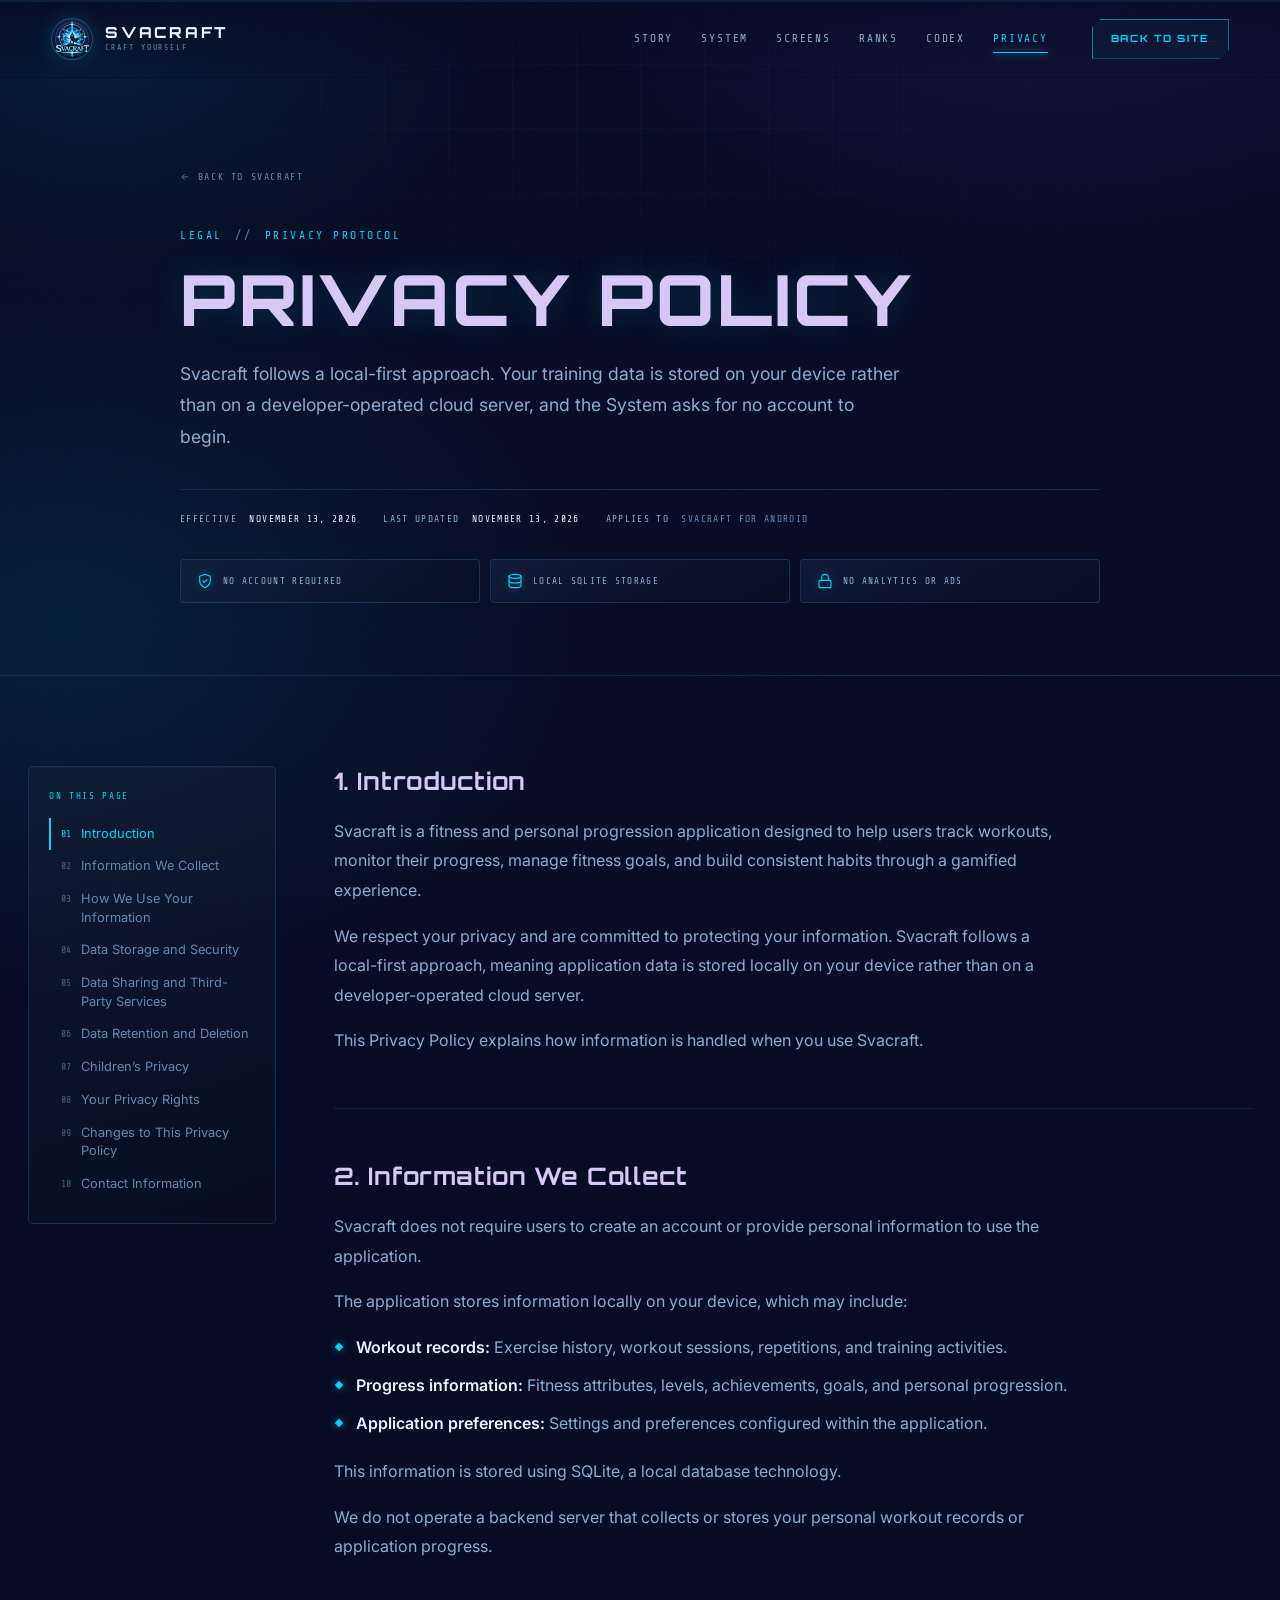
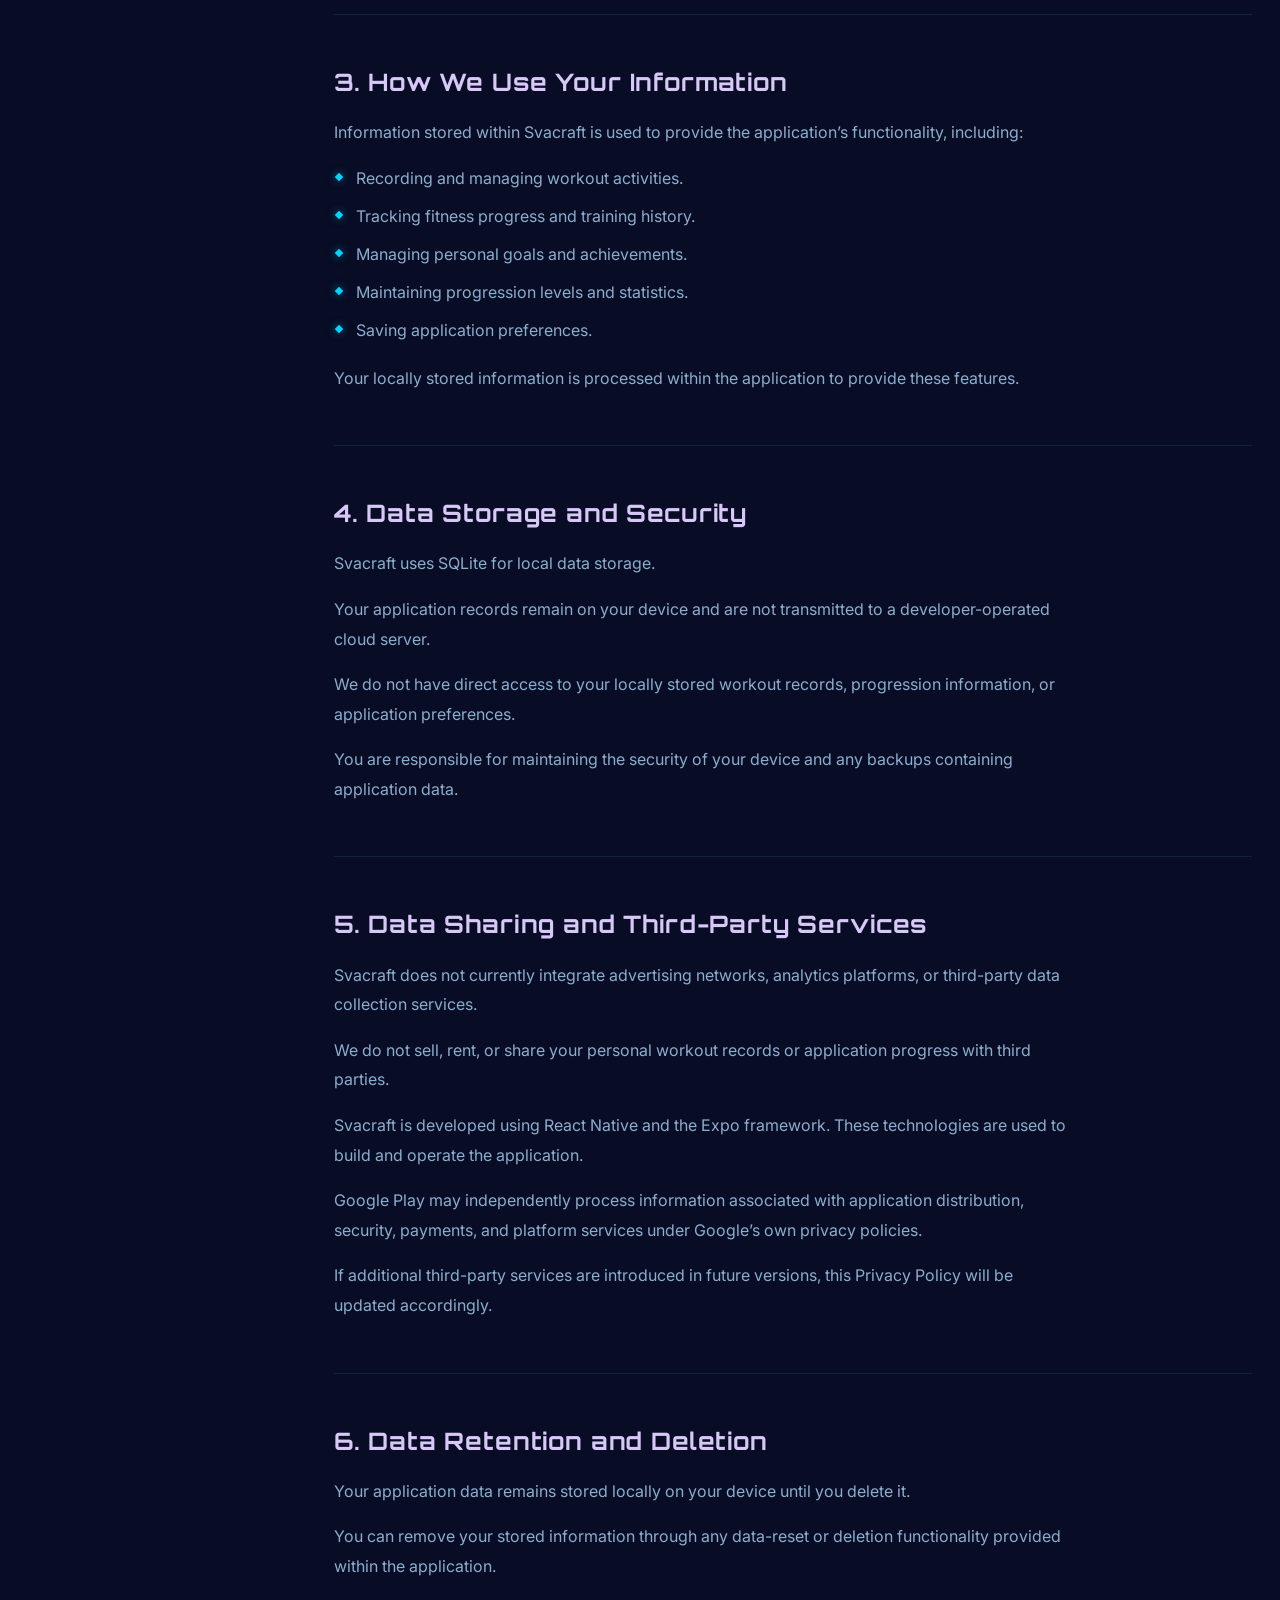
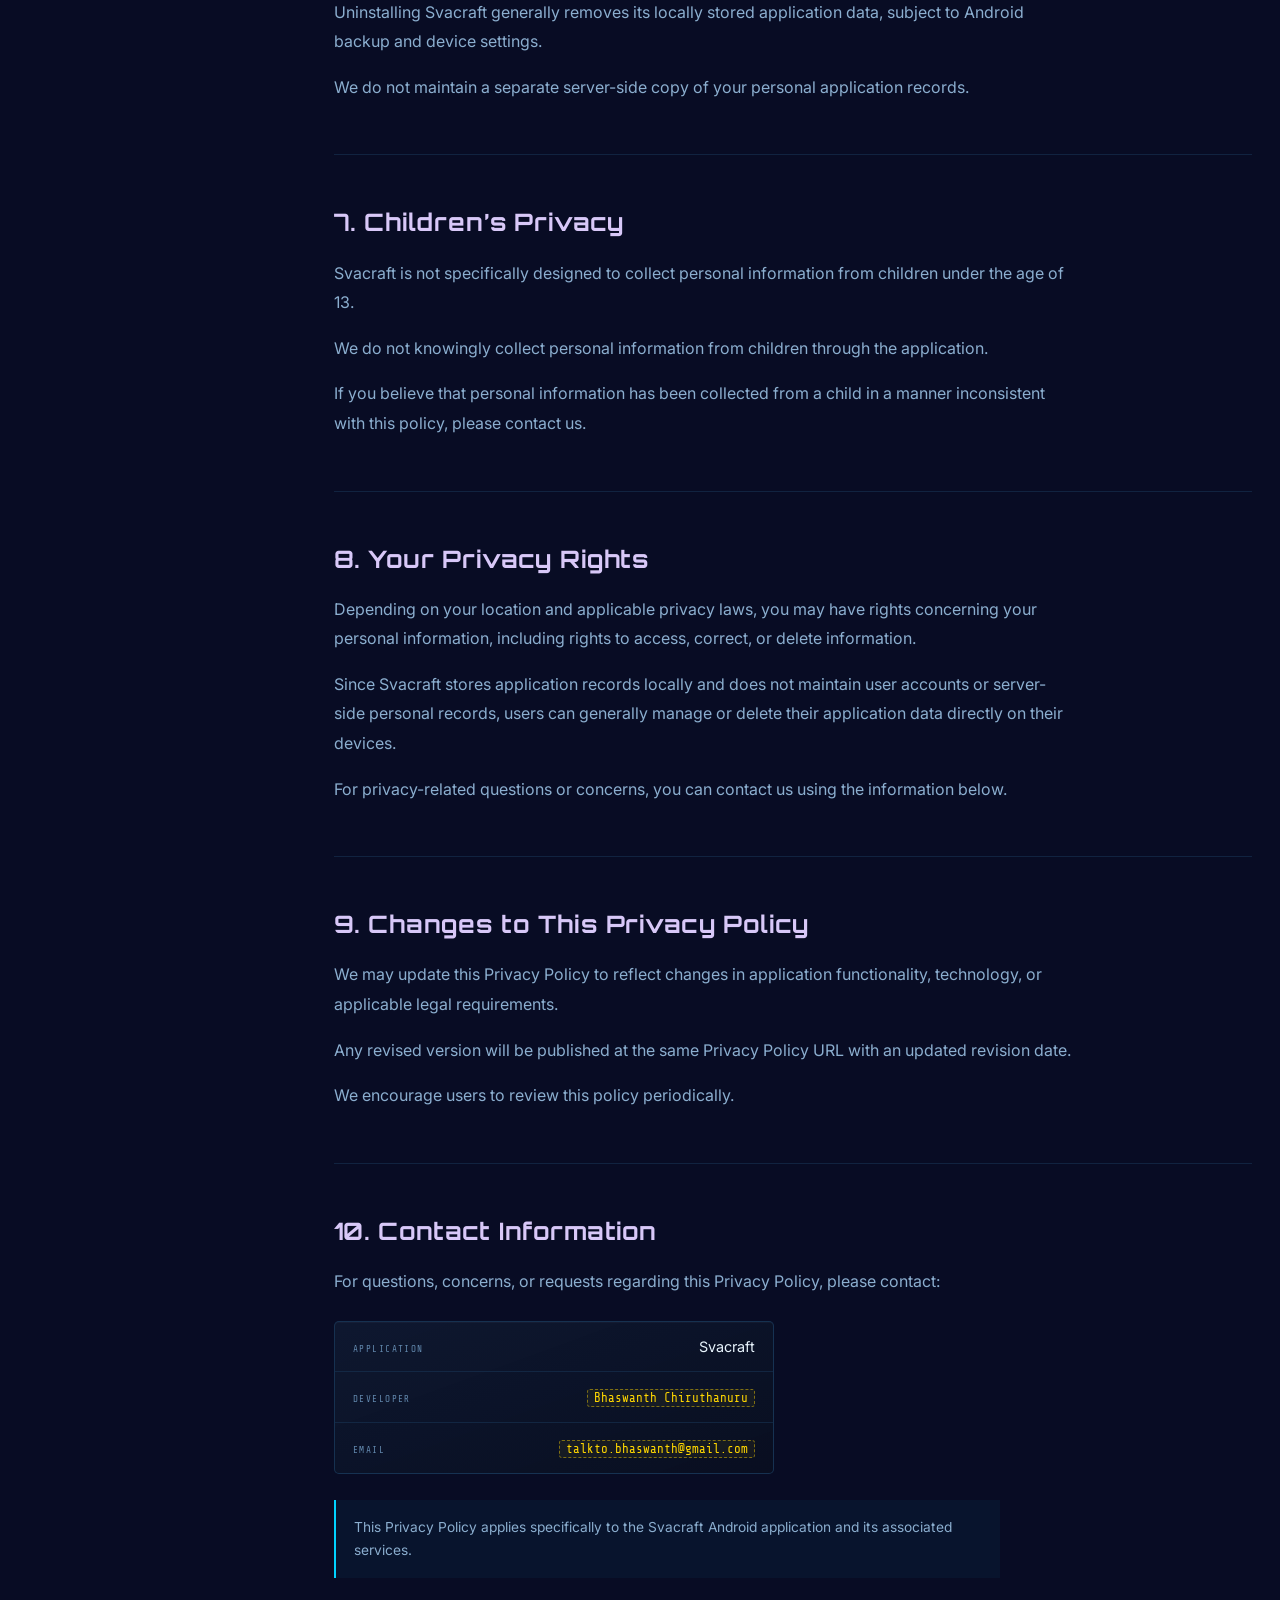
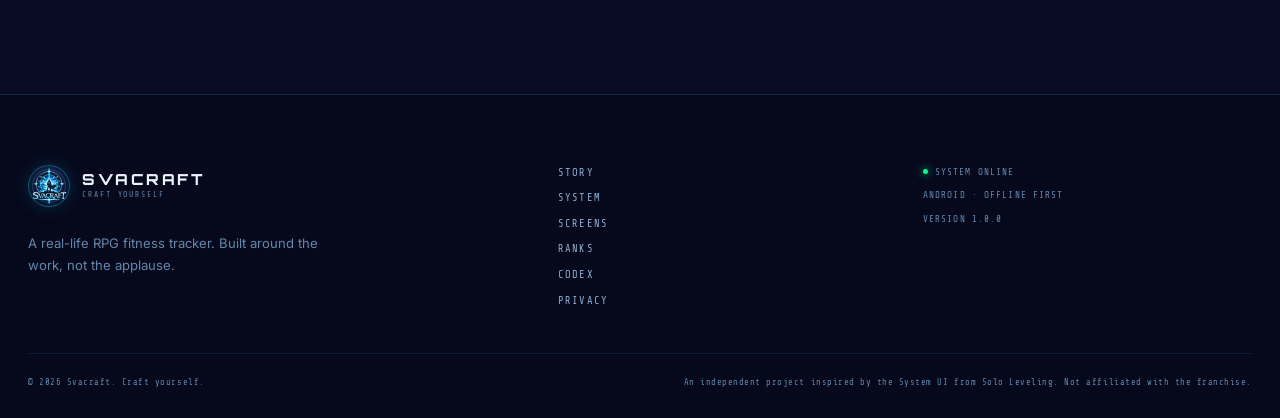
<file: privacy.html>
<!DOCTYPE html>
<html lang="en">
<head>
  <meta charset="UTF-8" />
  <meta name="viewport" content="width=device-width, initial-scale=1.0" />
  <meta name="theme-color" content="#080C24" />
  <title>Svacraft — Privacy Policy</title>
  <meta name="description" content="How Svacraft handles your information. Local-first, no account, no developer-operated cloud server. Read the full Svacraft privacy policy." />
  <meta property="og:title" content="Svacraft — Privacy Policy" />
  <meta property="og:description" content="Svacraft stores your training data locally on your device. No account, no analytics, no developer-operated cloud server." />
  <meta property="og:type" content="website" />
  <link rel="icon" href="assets/logo.png" />
  <link rel="preconnect" href="https://fonts.googleapis.com" />
  <link rel="preconnect" href="https://fonts.gstatic.com" crossorigin />
  <link href="https://fonts.googleapis.com/css2?family=Inter:wght@400;500;600;700&family=Orbitron:wght@500;600;700;800;900&family=Share+Tech+Mono&display=swap" rel="stylesheet" />
  <link rel="stylesheet" href="styles.css" />
  <link rel="stylesheet" href="components.css" />
  <link rel="stylesheet" href="sections.css" />
  <link rel="stylesheet" href="responsive.css" />
  <link rel="stylesheet" href="legal.css" />
  <script type="application/ld+json">
    {
      "@context": "https://schema.org",
      "@type": "WebPage",
      "name": "Svacraft — Privacy Policy",
      "datePublished": "2026-11-13",
      "dateModified": "2026-11-13"
    }
  </script>
</head>
<body id="top">
  <a class="skip-link" href="#main">Skip to content</a>

  <!-- SVG icon sprite -->
  <svg class="svg-sprite" aria-hidden="true" focusable="false">
    <symbol id="i-shield" viewBox="0 0 24 24"><path d="M12 22s8-4 8-10V5l-8-3-8 3v7c0 6 8 10 8 10z"/><path d="m9 12 2 2 4-4"/></symbol>
    <symbol id="i-lock" viewBox="0 0 24 24"><rect x="3" y="11" width="18" height="11" rx="2"/><path d="M7 11V7a5 5 0 0 1 10 0v4"/></symbol>
    <symbol id="i-database" viewBox="0 0 24 24"><ellipse cx="12" cy="5" rx="9" ry="3"/><path d="M3 5v14a9 3 0 0 0 18 0V5"/><path d="M3 12a9 3 0 0 0 18 0"/></symbol>
    <symbol id="i-arrow" viewBox="0 0 24 24"><path d="M5 12h14"/><path d="m13 6 6 6-6 6"/></symbol>
    <symbol id="i-check" viewBox="0 0 24 24"><path d="M20 6 9 17l-5-5"/></symbol>
  </svg>

  <div class="cursor-glow" id="cursorGlow" aria-hidden="true"></div>
  <div class="scroll-progress" aria-hidden="true"><i id="scrollProgress"></i></div>
  <div class="page-noise" aria-hidden="true"></div>

  <!-- Header -->
  <header class="site-header" id="siteHeader">
    <a class="brand" href="index.html" aria-label="Svacraft home">
      <span class="brand__mark"><img src="assets/logo.png" alt="" width="40" height="40" /></span>
      <span class="brand__text"><strong>SVACRAFT</strong><small>CRAFT YOURSELF</small></span>
    </a>

    <nav class="nav" id="primaryNav" aria-label="Primary">
      <a class="nav__link" href="index.html#story">Story</a>
      <a class="nav__link" href="index.html#system">System</a>
      <a class="nav__link" href="index.html#screens">Screens</a>
      <a class="nav__link" href="index.html#ranks">Ranks</a>
      <a class="nav__link" href="index.html#codex">Codex</a>
      <a class="nav__link" href="privacy.html" aria-current="page">Privacy</a>
      <a class="nav__mobile-cta" href="index.html#arise">Craft Yourself <svg class="icon"><use href="#i-arrow"/></svg></a>
    </nav>

    <div class="header-actions">
      <a class="btn btn--ghost btn--small header-cta" href="index.html">Back to site</a>
      <button class="nav-toggle" id="navToggle" type="button" aria-expanded="false" aria-controls="primaryNav" aria-label="Open menu">
        <span></span><span></span><span></span>
      </button>
    </div>
  </header>

  <main id="main">

    <!-- LEGAL HERO -->
    <section class="legal-hero" aria-labelledby="policyTitle">
      <div class="container legal-hero__inner">
        <a class="legal-back" href="index.html"><svg class="icon" aria-hidden="true"><use href="#i-arrow"/></svg> Back to Svacraft</a>
        <p class="eyebrow">LEGAL <span>//</span> PRIVACY PROTOCOL</p>
        <h1 id="policyTitle">Privacy Policy</h1>
        <p class="legal-hero__lede">Svacraft follows a local-first approach. Your training data is stored on your device rather than on a developer-operated cloud server, and the System asks for no account to begin.</p>

        <div class="legal-meta">
          <span><strong>Effective</strong> <time datetime="2026-11-13">November 13, 2026</time></span>
          <span><strong>Last updated</strong> <time datetime="2026-11-13">November 13, 2026</time></span>
          <span><strong>Applies to</strong> Svacraft for Android</span>
        </div>

        <ul class="legal-badges" aria-label="Privacy summary">
          <li class="legal-badge"><svg class="icon" aria-hidden="true"><use href="#i-shield"/></svg> No account required</li>
          <li class="legal-badge"><svg class="icon" aria-hidden="true"><use href="#i-database"/></svg> Local SQLite storage</li>
          <li class="legal-badge"><svg class="icon" aria-hidden="true"><use href="#i-lock"/></svg> No analytics or ads</li>
        </ul>
      </div>
    </section>

    <!-- POLICY -->
    <section class="legal" id="policy" aria-label="Privacy policy text">
      <div class="container legal__layout">

        <aside class="legal__toc" aria-label="On this page">
          <p class="legal__toc-title">On this page</p>
          <ol>
            <li><a href="#introduction">Introduction</a></li>
            <li><a href="#information-we-collect">Information We Collect</a></li>
            <li><a href="#how-we-use">How We Use Your Information</a></li>
            <li><a href="#storage-and-security">Data Storage and Security</a></li>
            <li><a href="#sharing">Data Sharing and Third-Party Services</a></li>
            <li><a href="#retention">Data Retention and Deletion</a></li>
            <li><a href="#children">Children&rsquo;s Privacy</a></li>
            <li><a href="#rights">Your Privacy Rights</a></li>
            <li><a href="#changes">Changes to This Privacy Policy</a></li>
            <li><a href="#contact">Contact Information</a></li>
          </ol>
        </aside>

        <article class="policy">

          <section class="policy__section" id="introduction" aria-labelledby="introductionTitle">
            <h2 id="introductionTitle">1. Introduction</h2>
            <p>Svacraft is a fitness and personal progression application designed to help users track workouts, monitor their progress, manage fitness goals, and build consistent habits through a gamified experience.</p>
            <p>We respect your privacy and are committed to protecting your information. Svacraft follows a local-first approach, meaning application data is stored locally on your device rather than on a developer-operated cloud server.</p>
            <p>This Privacy Policy explains how information is handled when you use Svacraft.</p>
          </section>

          <section class="policy__section" id="information-we-collect" aria-labelledby="collectTitle">
            <h2 id="collectTitle">2. Information We Collect</h2>
            <p>Svacraft does not require users to create an account or provide personal information to use the application.</p>
            <p>The application stores information locally on your device, which may include:</p>
            <ul>
              <li><strong>Workout records:</strong> Exercise history, workout sessions, repetitions, and training activities.</li>
              <li><strong>Progress information:</strong> Fitness attributes, levels, achievements, goals, and personal progression.</li>
              <li><strong>Application preferences:</strong> Settings and preferences configured within the application.</li>
            </ul>
            <p>This information is stored using SQLite, a local database technology.</p>
            <p>We do not operate a backend server that collects or stores your personal workout records or application progress.</p>
          </section>

          <section class="policy__section" id="how-we-use" aria-labelledby="useTitle">
            <h2 id="useTitle">3. How We Use Your Information</h2>
            <p>Information stored within Svacraft is used to provide the application&rsquo;s functionality, including:</p>
            <ul>
              <li>Recording and managing workout activities.</li>
              <li>Tracking fitness progress and training history.</li>
              <li>Managing personal goals and achievements.</li>
              <li>Maintaining progression levels and statistics.</li>
              <li>Saving application preferences.</li>
            </ul>
            <p>Your locally stored information is processed within the application to provide these features.</p>
          </section>

          <section class="policy__section" id="storage-and-security" aria-labelledby="storageTitle">
            <h2 id="storageTitle">4. Data Storage and Security</h2>
            <p>Svacraft uses SQLite for local data storage.</p>
            <p>Your application records remain on your device and are not transmitted to a developer-operated cloud server.</p>
            <p>We do not have direct access to your locally stored workout records, progression information, or application preferences.</p>
            <p>You are responsible for maintaining the security of your device and any backups containing application data.</p>
          </section>

          <section class="policy__section" id="sharing" aria-labelledby="sharingTitle">
            <h2 id="sharingTitle">5. Data Sharing and Third-Party Services</h2>
            <p>Svacraft does not currently integrate advertising networks, analytics platforms, or third-party data collection services.</p>
            <p>We do not sell, rent, or share your personal workout records or application progress with third parties.</p>
            <p>Svacraft is developed using React Native and the Expo framework. These technologies are used to build and operate the application.</p>
            <p>Google Play may independently process information associated with application distribution, security, payments, and platform services under Google&rsquo;s own privacy policies.</p>
            <p>If additional third-party services are introduced in future versions, this Privacy Policy will be updated accordingly.</p>
          </section>

          <section class="policy__section" id="retention" aria-labelledby="retentionTitle">
            <h2 id="retentionTitle">6. Data Retention and Deletion</h2>
            <p>Your application data remains stored locally on your device until you delete it.</p>
            <p>You can remove your stored information through any data-reset or deletion functionality provided within the application.</p>
            <p>Uninstalling Svacraft generally removes its locally stored application data, subject to Android backup and device settings.</p>
            <p>We do not maintain a separate server-side copy of your personal application records.</p>
          </section>

          <section class="policy__section" id="children" aria-labelledby="childrenTitle">
            <h2 id="childrenTitle">7. Children&rsquo;s Privacy</h2>
            <p>Svacraft is not specifically designed to collect personal information from children under the age of 13.</p>
            <p>We do not knowingly collect personal information from children through the application.</p>
            <p>If you believe that personal information has been collected from a child in a manner inconsistent with this policy, please contact us.</p>
          </section>

          <section class="policy__section" id="rights" aria-labelledby="rightsTitle">
            <h2 id="rightsTitle">8. Your Privacy Rights</h2>
            <p>Depending on your location and applicable privacy laws, you may have rights concerning your personal information, including rights to access, correct, or delete information.</p>
            <p>Since Svacraft stores application records locally and does not maintain user accounts or server-side personal records, users can generally manage or delete their application data directly on their devices.</p>
            <p>For privacy-related questions or concerns, you can contact us using the information below.</p>
          </section>

          <section class="policy__section" id="changes" aria-labelledby="changesTitle">
            <h2 id="changesTitle">9. Changes to This Privacy Policy</h2>
            <p>We may update this Privacy Policy to reflect changes in application functionality, technology, or applicable legal requirements.</p>
            <p>Any revised version will be published at the same Privacy Policy URL with an updated revision date.</p>
            <p>We encourage users to review this policy periodically.</p>
          </section>

          <section class="policy__section" id="contact" aria-labelledby="contactTitle">
            <h2 id="contactTitle">10. Contact Information</h2>
            <p>For questions, concerns, or requests regarding this Privacy Policy, please contact:</p>

            <!-- TODO: replace the two placeholders below with the real developer name and support email before publishing. -->
            <dl class="legal-contact">
              <div><dt>Application</dt><dd>Svacraft</dd></div>
              <div><dt>Developer</dt><dd><span class="legal-placeholder">Bhaswanth Chiruthanuru</span></dd></div>
              <div><dt>Email</dt><dd><span class="legal-placeholder">talkto.bhaswanth@gmail.com</span></dd></div>
            </dl>

            <p class="legal-note">This Privacy Policy applies specifically to the Svacraft Android application and its associated services.</p>
          </section>

        </article>
      </div>
    </section>
  </main>

  <footer class="footer">
    <div class="container footer__grid">
      <div class="footer__brand">
        <a class="brand" href="index.html" aria-label="Svacraft home">
          <span class="brand__mark"><img src="assets/logo.png" alt="" width="44" height="44" /></span>
          <span class="brand__text"><strong>SVACRAFT</strong><small>CRAFT YOURSELF</small></span>
        </a>
        <p>A real-life RPG fitness tracker. Built around the work, not the applause.</p>
      </div>
      <nav class="footer__nav" aria-label="Footer">
        <a href="index.html#story">Story</a>
        <a href="index.html#system">System</a>
        <a href="index.html#screens">Screens</a>
        <a href="index.html#ranks">Ranks</a>
        <a href="index.html#codex">Codex</a>
        <a href="privacy.html" aria-current="page">Privacy</a>
      </nav>
      <div class="footer__meta">
        <p><span class="status-light"></span> SYSTEM ONLINE</p>
        <p>ANDROID · OFFLINE FIRST</p>
        <p>VERSION 1.0.0</p>
      </div>
    </div>
    <div class="container footer__bottom">
      <p>© <span id="year">2026</span> Svacraft. Craft yourself.</p>
      <p>An independent project inspired by the System UI from Solo Leveling. Not affiliated with the franchise.</p>
    </div>
  </footer>

  <script src="script.js"></script>
  <script>
    /* Table of contents: highlight the section currently in view. */
    (() => {
      const links = [...document.querySelectorAll('.legal__toc a')];
      const sections = links
        .map((link) => ({ link, section: document.querySelector(link.getAttribute('href')) }))
        .filter((item) => item.section);
      if (!sections.length) return;

      const update = () => {
        const probe = window.scrollY + 170;
        let current = sections[0].section;
        sections.forEach(({ section }) => {
          if (section.getBoundingClientRect().top + window.scrollY <= probe) current = section;
        });
        sections.forEach(({ link, section }) => {
          const active = section === current;
          link.classList.toggle('is-current', active);
          if (active) link.setAttribute('aria-current', 'location');
          else link.removeAttribute('aria-current');
        });
      };

      window.addEventListener('scroll', update, { passive: true });
      window.addEventListener('resize', update);
      update();
    })();
  </script>
</body>
</html>
</file>
<file: styles.css>
/* ============================================================
   SVACRAFT — Foundation, header, hero, story
   Palette sourced from src/constants/game.ts
   ============================================================ */

:root {
  /* Brand / surfaces */
  --midnight: #080C24;
  --bg: #0A0E1A;
  --bg-2: #0D1526;
  --bg-3: #111D35;
  --panel: #0E1929;
  --deep-indigo: #10143C;

  /* Accents */
  --cyan: #00D4FF;
  --cyan-soft: #4D9FFF;
  --blue: #1A7FD4;
  --violet: #7B2FBE;
  --violet-bright: #7858F8;
  --lavender: #A898F8;
  --ice: #D8C8F8;
  --gold: #FFD700;
  --green: #00FF87;
  --red: #FF4757;

  /* Text */
  --text: #E8F4FD;
  --text-2: #8BAECF;
  --muted: #6288AD;

  /* Lines */
  --border: #1A3A5C;
  --border-dim: #0F2540;
  --glow: rgba(0, 212, 255, 0.32);

  /* Type */
  --font-display: "Orbitron", "Arial Black", sans-serif;
  --font-body: "Inter", -apple-system, BlinkMacSystemFont, "Segoe UI", sans-serif;
  --font-mono: "Share Tech Mono", "Consolas", monospace;

  --ease: cubic-bezier(0.22, 0.61, 0.36, 1);
  --header-h: 78px;
}

/* ---------- Reset ---------- */
*,
*::before,
*::after { box-sizing: border-box; }

html {
  scroll-behavior: smooth;
  scrollbar-color: var(--border) var(--bg);
}

body {
  margin: 0;
  min-width: 320px;
  background:
    radial-gradient(1100px 700px at 78% -8%, rgba(88, 56, 200, 0.18), transparent 62%),
    radial-gradient(900px 650px at 5% 12%, rgba(0, 212, 255, 0.09), transparent 60%),
    var(--midnight);
  color: var(--text);
  font-family: var(--font-body);
  font-size: 16px;
  line-height: 1.6;
  overflow-x: hidden;
  overflow-x: clip;
  -webkit-font-smoothing: antialiased;
  text-rendering: optimizeLegibility;
}

body.no-scroll { overflow: hidden; }

img { max-width: 100%; display: block; }
a { color: inherit; text-decoration: none; }
button { font: inherit; color: inherit; background: none; border: 0; cursor: pointer; }
ul, ol { margin: 0; padding: 0; list-style: none; }
p, h1, h2, h3, h4 { margin: 0; }
svg { display: block; }

::selection {
  background: rgba(0, 212, 255, 0.28);
  color: #fff;
}

:focus-visible {
  outline: 2px solid var(--gold);
  outline-offset: 4px;
  border-radius: 2px;
}

::-webkit-scrollbar { width: 10px; height: 10px; }
::-webkit-scrollbar-track { background: var(--midnight); }
::-webkit-scrollbar-thumb {
  background: var(--border);
  border-radius: 10px;
  border: 2px solid var(--midnight);
}
::-webkit-scrollbar-thumb:hover { background: var(--blue); }

.svg-sprite {
  position: absolute;
  width: 0;
  height: 0;
  overflow: hidden;
}

.icon {
  width: 1em;
  height: 1em;
  fill: none;
  stroke: currentColor;
  stroke-width: 1.7;
  stroke-linecap: round;
  stroke-linejoin: round;
  flex-shrink: 0;
}

/* ---------- Utilities ---------- */
.container {
  width: min(1240px, calc(100% - 56px));
  margin-inline: auto;
  position: relative;
  z-index: 2;
}

.skip-link {
  position: fixed;
  top: -100px;
  left: 16px;
  z-index: 2000;
  padding: 12px 18px;
  background: var(--cyan);
  color: #04121d;
  font-family: var(--font-mono);
  font-size: 0.8rem;
  letter-spacing: 0.12em;
  text-transform: uppercase;
  transition: top 0.2s ease;
}
.skip-link:focus { top: 16px; }

.micro {
  font-family: var(--font-mono);
  font-size: 0.65rem;
  line-height: 1.4;
  letter-spacing: 0.16em;
  text-transform: uppercase;
}
.muted { color: var(--muted); }
.danger { color: var(--red); }
.glow-cyan { color: var(--cyan); text-shadow: 0 0 16px rgba(0, 212, 255, 0.55); }
.glow-gold { color: var(--gold); text-shadow: 0 0 16px rgba(255, 215, 0, 0.35); }
.slash { color: var(--muted); margin-inline: 0.35em; }

.eyebrow {
  font-family: var(--font-mono);
  font-size: 0.72rem;
  line-height: 1.3;
  letter-spacing: 0.22em;
  text-transform: uppercase;
  color: var(--cyan);
  margin-bottom: 20px;
}
.eyebrow span { color: var(--muted); margin-inline: 0.35em; }
.eyebrow--small { font-size: 0.64rem; margin-bottom: 16px; }

.section {
  position: relative;
  padding: clamp(88px, 11vw, 152px) 0;
}

.section-head {
  max-width: 800px;
  margin-bottom: clamp(44px, 6vw, 76px);
}
.section-head--center {
  margin-inline: auto;
  text-align: center;
}
.section-head--center .section-lede { margin-inline: auto; }

.section-title {
  font-family: var(--font-display);
  font-weight: 700;
  font-size: clamp(1.85rem, 4.1vw, 3.65rem);
  line-height: 1.12;
  letter-spacing: 0.005em;
  text-wrap: balance;
}
.section-title em {
  font-style: normal;
  background: linear-gradient(100deg, var(--ice) 0%, var(--lavender) 36%, var(--cyan) 100%);
  -webkit-background-clip: text;
  background-clip: text;
  color: transparent;
  filter: drop-shadow(0 0 22px rgba(120, 88, 248, 0.24));
}

.section-lede {
  max-width: 690px;
  margin-top: 22px;
  color: var(--text-2);
  font-size: clamp(1rem, 1.3vw, 1.09rem);
  line-height: 1.78;
}

.text-link {
  display: inline-flex;
  align-items: center;
  gap: 10px;
  margin-top: 26px;
  font-family: var(--font-mono);
  font-size: 0.72rem;
  letter-spacing: 0.13em;
  text-transform: uppercase;
  color: var(--cyan);
  border-bottom: 1px solid rgba(0, 212, 255, 0.28);
  padding-bottom: 6px;
  transition: gap 0.25s var(--ease), border-color 0.25s ease;
}
.text-link:hover { gap: 16px; border-color: var(--cyan); }
.text-link .icon { width: 15px; height: 15px; }

/* Reveal on scroll */
.reveal {
  opacity: 0;
  transform: translateY(26px);
  transition:
    opacity 0.85s var(--ease),
    transform 0.85s var(--ease);
  transition-delay: var(--delay, 0ms);
}
.reveal.is-visible {
  opacity: 1;
  transform: translateY(0);
}

/* ---------- Scroll progress / cursor / noise ---------- */
.scroll-progress {
  position: fixed;
  inset: 0 0 auto 0;
  height: 2px;
  z-index: 1001;
  background: rgba(26, 58, 92, 0.4);
}
.scroll-progress i {
  display: block;
  height: 100%;
  width: 0;
  background: linear-gradient(90deg, var(--violet-bright), var(--cyan));
  box-shadow: 0 0 12px var(--cyan);
  transition: width 0.08s linear;
}

.cursor-glow {
  position: fixed;
  top: 0;
  left: 0;
  width: 480px;
  height: 480px;
  margin: -240px 0 0 -240px;
  border-radius: 50%;
  background: radial-gradient(circle, rgba(0, 212, 255, 0.09), rgba(120, 88, 248, 0.045) 38%, transparent 68%);
  pointer-events: none;
  z-index: 9998;
  mix-blend-mode: screen;
  opacity: 0;
  transition: opacity 0.5s ease;
  will-change: transform;
}
.cursor-glow.is-on { opacity: 1; }

.page-noise {
  position: fixed;
  inset: 0;
  z-index: 9997;
  pointer-events: none;
  opacity: 0.028;
  background-image: url("data:image/svg+xml,%3Csvg xmlns='http://www.w3.org/2000/svg' width='220' height='220'%3E%3Cfilter id='n'%3E%3CfeTurbulence type='fractalNoise' baseFrequency='0.82' numOctaves='3' stitchTiles='stitch'/%3E%3C/filter%3E%3Crect width='100%25' height='100%25' filter='url(%23n)' opacity='0.7'/%3E%3C/svg%3E");
}

/* ---------- Buttons ---------- */
.btn {
  --btn-cut: 12px;
  position: relative;
  display: inline-flex;
  align-items: center;
  justify-content: center;
  gap: 10px;
  min-height: 50px;
  padding: 14px 28px;
  border: 1px solid transparent;
  font-family: var(--font-display);
  font-size: 0.72rem;
  font-weight: 700;
  letter-spacing: 0.16em;
  line-height: 1.2;
  text-transform: uppercase;
  white-space: nowrap;
  clip-path: polygon(
    var(--btn-cut) 0,
    100% 0,
    100% calc(100% - var(--btn-cut)),
    calc(100% - var(--btn-cut)) 100%,
    0 100%,
    0 var(--btn-cut)
  );
  transition: transform 0.25s var(--ease), box-shadow 0.25s ease, background 0.25s ease, color 0.25s ease, border-color 0.25s ease;
}
.btn .icon { width: 16px; height: 16px; transition: transform 0.25s var(--ease); }
.btn:hover { transform: translateY(-2px); }
.btn:hover .icon { transform: translateX(4px); }
.btn:active { transform: translateY(0); }

.btn--primary {
  background: linear-gradient(135deg, var(--cyan) 0%, #5cc8ff 46%, var(--cyan-soft) 100%);
  color: #04121d;
  box-shadow: 0 0 0 1px rgba(0, 212, 255, 0.25), 0 10px 34px rgba(0, 212, 255, 0.24);
}
.btn--primary:hover {
  box-shadow: 0 0 0 1px rgba(0, 212, 255, 0.5), 0 14px 44px rgba(0, 212, 255, 0.36);
}

.btn--ghost {
  border-color: rgba(0, 212, 255, 0.58);
  background: rgba(0, 212, 255, 0.035);
  color: var(--cyan);
}
.btn--ghost:hover {
  background: rgba(0, 212, 255, 0.1);
  border-color: var(--cyan);
  box-shadow: 0 0 26px rgba(0, 212, 255, 0.14);
}

.btn--small {
  min-height: 40px;
  padding: 10px 18px;
  font-size: 0.62rem;
  --btn-cut: 9px;
}
.btn--large {
  min-height: 58px;
  padding: 18px 38px;
  font-size: 0.8rem;
}

/* ---------- Header ---------- */
.site-header {
  position: fixed;
  top: 0;
  left: 0;
  right: 0;
  z-index: 1000;
  height: var(--header-h);
  display: flex;
  align-items: center;
  gap: 36px;
  padding: 0 clamp(20px, 4vw, 52px);
  border-bottom: 1px solid transparent;
  background: linear-gradient(180deg, rgba(8, 12, 36, 0.82), rgba(8, 12, 36, 0.24) 80%, transparent);
  transition: background 0.35s ease, border-color 0.35s ease, height 0.35s ease;
}
.site-header.is-scrolled {
  height: 68px;
  background: rgba(8, 12, 36, 0.9);
  border-bottom-color: rgba(26, 58, 92, 0.72);
  backdrop-filter: blur(16px);
  -webkit-backdrop-filter: blur(16px);
}

.brand {
  display: inline-flex;
  align-items: center;
  gap: 12px;
  flex-shrink: 0;
}
.brand__mark {
  position: relative;
  width: 42px;
  height: 42px;
  border-radius: 50%;
  border: 1px solid rgba(0, 212, 255, 0.4);
  background: radial-gradient(circle at 50% 42%, rgba(120, 88, 248, 0.38), rgba(8, 12, 36, 0.94) 65%);
  box-shadow: 0 0 20px rgba(0, 212, 255, 0.16), inset 0 0 16px rgba(0, 212, 255, 0.12);
  overflow: hidden;
}
.brand__mark::after {
  content: "";
  position: absolute;
  inset: 3px;
  border-radius: 50%;
  border: 1px solid rgba(216, 200, 248, 0.16);
}
.brand__mark img { width: 100%; height: 100%; object-fit: cover; }
.brand__text { display: grid; gap: 1px; }
.brand__text strong {
  font-family: var(--font-display);
  font-size: 0.95rem;
  font-weight: 800;
  letter-spacing: 0.18em;
  color: var(--text);
  line-height: 1.2;
}
.brand__text small {
  font-family: var(--font-mono);
  font-size: 0.5rem;
  letter-spacing: 0.24em;
  color: var(--muted);
  line-height: 1.2;
}

.nav {
  display: flex;
  align-items: center;
  gap: clamp(18px, 2.2vw, 34px);
  margin-left: auto;
}
.nav__link {
  position: relative;
  padding: 8px 0;
  font-family: var(--font-mono);
  font-size: 0.7rem;
  letter-spacing: 0.16em;
  text-transform: uppercase;
  color: var(--text-2);
  transition: color 0.25s ease;
}
.nav__link::after {
  content: "";
  position: absolute;
  left: 0;
  bottom: 2px;
  width: 100%;
  height: 1px;
  background: var(--cyan);
  transform: scaleX(0);
  transform-origin: right;
  transition: transform 0.3s var(--ease);
  box-shadow: 0 0 8px var(--cyan);
}
.nav__link:hover,
.nav__link.is-active { color: var(--cyan); }
.nav__link:hover::after,
.nav__link.is-active::after { transform: scaleX(1); transform-origin: left; }
.nav__mobile-cta { display: none; }

.header-actions { display: flex; align-items: center; gap: 14px; margin-left: 8px; }

.nav-toggle {
  display: none;
  position: relative;
  z-index: 1002;
  width: 44px;
  height: 44px;
  border: 1px solid rgba(26, 58, 92, 0.8);
  border-radius: 3px;
  align-items: center;
  justify-content: center;
  flex-direction: column;
  gap: 5px;
}
.nav-toggle span {
  display: block;
  width: 18px;
  height: 1.5px;
  background: var(--text);
  transition: transform 0.3s var(--ease), opacity 0.2s ease;
}
.nav-toggle[aria-expanded="true"] span:nth-child(1) { transform: translateY(6.5px) rotate(45deg); }
.nav-toggle[aria-expanded="true"] span:nth-child(2) { opacity: 0; }
.nav-toggle[aria-expanded="true"] span:nth-child(3) { transform: translateY(-6.5px) rotate(-45deg); }

/* ---------- Hero ---------- */
.hero {
  position: relative;
  min-height: 100svh;
  display: flex;
  align-items: center;
  padding: calc(var(--header-h) + 70px) 0 96px;
  overflow: hidden;
  isolation: isolate;
}
.hero__bg { position: absolute; inset: 0; z-index: 0; }
#starfield { position: absolute; inset: 0; width: 100%; height: 100%; opacity: 0.75; }
.hero__grid {
  position: absolute;
  inset: 0;
  background-image:
    linear-gradient(rgba(26, 58, 92, 0.19) 1px, transparent 1px),
    linear-gradient(90deg, rgba(26, 58, 92, 0.19) 1px, transparent 1px);
  background-size: 72px 72px;
  mask-image: radial-gradient(ellipse 76% 68% at 50% 40%, #000 20%, transparent 78%);
  -webkit-mask-image: radial-gradient(ellipse 76% 68% at 50% 40%, #000 20%, transparent 78%);
  transform: perspective(700px) rotateX(4deg) scale(1.08);
}
.hero__vignette {
  position: absolute;
  inset: 0;
  background:
    radial-gradient(ellipse 54% 58% at 69% 46%, rgba(88, 56, 200, 0.23), transparent 68%),
    radial-gradient(ellipse 40% 36% at 50% 100%, rgba(0, 212, 255, 0.08), transparent 72%),
    linear-gradient(180deg, rgba(8, 12, 36, 0.25) 0%, transparent 22%, transparent 70%, var(--midnight) 100%);
}

.hero__inner {
  display: grid;
  grid-template-columns: 1.06fr 0.94fr;
  align-items: center;
  gap: clamp(32px, 5vw, 72px);
}

.hero__copy { position: relative; z-index: 3; }

.system-note {
  display: inline-flex;
  align-items: center;
  gap: 9px;
  font-family: var(--font-mono);
  font-size: 0.66rem;
  letter-spacing: 0.18em;
  text-transform: uppercase;
  color: var(--text-2);
}
.pulse-dot {
  position: relative;
  width: 7px;
  height: 7px;
  border-radius: 50%;
  background: var(--cyan);
  box-shadow: 0 0 10px var(--cyan);
  flex-shrink: 0;
}
.pulse-dot::after {
  content: "";
  position: absolute;
  inset: -4px;
  border-radius: 50%;
  border: 1px solid rgba(0, 212, 255, 0.6);
  animation: pulse-ring 2.2s ease-out infinite;
}

.hero__title { margin-top: 26px; }
.hero__kicker {
  display: block;
  font-family: var(--font-display);
  font-size: clamp(0.9rem, 1.75vw, 1.3rem);
  font-weight: 500;
  letter-spacing: 0.18em;
  text-transform: uppercase;
  color: var(--text-2);
  margin-bottom: clamp(10px, 1.6vw, 18px);
}
.hero__arise {
  position: relative;
  display: block;
  font-family: var(--font-display);
  font-weight: 900;
  font-size: clamp(4.4rem, 11vw, 9.4rem);
  line-height: 0.82;
  letter-spacing: 0.02em;
  background: linear-gradient(180deg, #ffffff 0%, var(--ice) 30%, var(--lavender) 54%, var(--cyan) 100%);
  -webkit-background-clip: text;
  background-clip: text;
  color: transparent;
  filter: drop-shadow(0 0 30px rgba(120, 88, 248, 0.36)) drop-shadow(0 0 70px rgba(0, 212, 255, 0.14));
}
.hero__arise::before,
.hero__arise::after {
  content: attr(data-text);
  position: absolute;
  inset: 0;
  z-index: -1;
  color: transparent;
  -webkit-text-stroke: 1px rgba(0, 212, 255, 0.14);
  pointer-events: none;
}
.hero__arise::before { transform: translate(4px, 0); opacity: 0.65; }
.hero__arise::after { transform: translate(-4px, 0); opacity: 0.35; -webkit-text-stroke-color: rgba(120, 88, 248, 0.3); }

.hero__arise--slogan {
  margin-top: 0.06em;
  font-size: clamp(2.4rem, 5.6vw, 4.9rem);
  line-height: 1;
  letter-spacing: 0.16em;
  padding-right: 0.16em;
  background: linear-gradient(180deg, var(--ice) 0%, var(--lavender) 48%, var(--cyan) 100%);
  -webkit-background-clip: text;
  background-clip: text;
}

.hero__lede {
  max-width: 570px;
  margin-top: 30px;
  color: var(--text-2);
  font-size: clamp(1rem, 1.25vw, 1.09rem);
  line-height: 1.8;
}
.hero__privacy {
  display: flex;
  align-items: center;
  gap: 8px;
  margin-top: 18px;
  font-family: var(--font-mono);
  font-size: 0.68rem;
  letter-spacing: 0.12em;
  text-transform: uppercase;
  color: var(--green);
}
.hero__privacy .icon { width: 15px; height: 15px; }

.hero__actions {
  display: flex;
  flex-wrap: wrap;
  gap: 14px;
  margin-top: 34px;
}

.hero__stats {
  display: grid;
  grid-template-columns: repeat(4, minmax(0, 1fr));
  gap: 0;
  max-width: 560px;
  margin-top: 46px;
  border-top: 1px solid rgba(26, 58, 92, 0.72);
}
.hero-stat {
  position: relative;
  padding: 20px 14px 0 0;
}
.hero-stat + .hero-stat { padding-left: 20px; }
.hero-stat + .hero-stat::before {
  content: "";
  position: absolute;
  left: 0;
  top: 22px;
  bottom: 4px;
  width: 1px;
  background: linear-gradient(180deg, rgba(0, 212, 255, 0.28), transparent);
}
.hero-stat strong {
  display: block;
  font-family: var(--font-display);
  font-size: clamp(1.35rem, 2.1vw, 1.8rem);
  font-weight: 700;
  line-height: 1;
  color: var(--ice);
}
.hero-stat span {
  display: block;
  margin-top: 8px;
  font-family: var(--font-mono);
  font-size: 0.6rem;
  letter-spacing: 0.16em;
  text-transform: uppercase;
  color: var(--muted);
}

/* Hero visual / portal */
.hero__visual { position: relative; z-index: 2; }
.portal-scene {
  position: relative;
  width: min(100%, 560px);
  aspect-ratio: 1 / 1;
  margin-inline: auto;
}
.portal {
  position: absolute;
  inset: 9%;
  display: grid;
  place-items: center;
  border-radius: 50%;
}
.portal::before {
  content: "";
  position: absolute;
  inset: 10%;
  border-radius: 50%;
  background: radial-gradient(circle, rgba(88, 56, 200, 0.3) 0%, rgba(88, 56, 200, 0.08) 40%, transparent 68%);
  filter: blur(10px);
}
.portal__ticks {
  position: absolute;
  inset: 0;
  border-radius: 50%;
  background: repeating-conic-gradient(from 0deg, rgba(0, 212, 255, 0.5) 0deg 0.8deg, transparent 0.8deg 5deg);
  mask-image: radial-gradient(circle, transparent 63%, #000 64%, #000 67%, transparent 68%);
  -webkit-mask-image: radial-gradient(circle, transparent 63%, #000 64%, #000 67%, transparent 68%);
  animation: spin 70s linear infinite;
  opacity: 0.7;
}
.portal__ring {
  position: absolute;
  border-radius: 50%;
  border: 1px solid rgba(0, 212, 255, 0.26);
}
.portal__ring--outer {
  inset: 0;
  border-style: dashed;
  border-color: rgba(216, 200, 248, 0.24);
  animation: spin-rev 60s linear infinite;
}
.portal__ring--mid {
  inset: 11%;
  border-color: rgba(0, 212, 255, 0.4);
  box-shadow:
    0 0 34px rgba(0, 212, 255, 0.12),
    inset 0 0 34px rgba(0, 212, 255, 0.08);
  animation: spin 34s linear infinite;
}
.portal__ring--mid::before,
.portal__ring--mid::after {
  content: "";
  position: absolute;
  width: 8px;
  height: 8px;
  border-radius: 50%;
  background: var(--cyan);
  box-shadow: 0 0 14px var(--cyan);
}
.portal__ring--mid::before { top: 3%; left: 26%; }
.portal__ring--mid::after { bottom: 7%; right: 18%; width: 5px; height: 5px; background: var(--gold); box-shadow: 0 0 12px var(--gold); }
.portal__ring--inner {
  inset: 23%;
  border-color: rgba(120, 88, 248, 0.5);
  border-width: 2px;
  animation: spin-rev 22s linear infinite;
  box-shadow: inset 0 0 40px rgba(120, 88, 248, 0.16), 0 0 30px rgba(120, 88, 248, 0.1);
}
.portal__orbit {
  position: absolute;
  inset: 17%;
  border-radius: 50%;
  border: 1px solid rgba(216, 200, 248, 0.09);
  animation: spin 18s linear infinite;
}
.portal__orbit i {
  position: absolute;
  width: 5px;
  height: 5px;
  border-radius: 50%;
  background: var(--ice);
  box-shadow: 0 0 12px var(--ice);
}
.portal__orbit i:nth-child(1) { top: -3px; left: 50%; }
.portal__orbit i:nth-child(2) { bottom: 18%; left: 3%; background: var(--lavender); box-shadow: 0 0 12px var(--lavender); }
.portal__orbit i:nth-child(3) { top: 28%; right: 2%; background: var(--gold); box-shadow: 0 0 12px var(--gold); }
.portal__core {
  position: absolute;
  inset: 30%;
  border-radius: 50%;
  background: radial-gradient(circle, rgba(0, 212, 255, 0.18), rgba(88, 56, 200, 0.1) 48%, transparent 70%);
  filter: blur(14px);
  animation: breathe 5s ease-in-out infinite;
}
.portal__logo {
  position: relative;
  z-index: 2;
  width: 55%;
  filter: drop-shadow(0 0 26px rgba(120, 88, 248, 0.55)) drop-shadow(0 0 64px rgba(0, 212, 255, 0.18));
  animation: float 7s ease-in-out infinite;
}
.portal__logo img { width: 100%; height: auto; }
.portal__scan {
  position: absolute;
  left: 14%;
  right: 14%;
  height: 1px;
  background: linear-gradient(90deg, transparent, rgba(0, 212, 255, 0.65), transparent);
  box-shadow: 0 0 12px rgba(0, 212, 255, 0.5);
  animation: scan 5.5s ease-in-out infinite;
  opacity: 0.75;
}

.hud-chip {
  position: absolute;
  z-index: 4;
  display: grid;
  gap: 3px;
  padding: 9px 12px;
  background: rgba(8, 12, 36, 0.76);
  border: 1px solid rgba(26, 58, 92, 0.9);
  font-family: var(--font-mono);
  font-size: 0.55rem;
  letter-spacing: 0.14em;
  text-transform: uppercase;
  color: var(--muted);
  backdrop-filter: blur(6px);
  box-shadow: 0 8px 26px rgba(0, 0, 0, 0.24);
}
.hud-chip::before {
  content: "";
  position: absolute;
  top: -1px;
  left: -1px;
  width: 9px;
  height: 9px;
  border-top: 1px solid var(--cyan);
  border-left: 1px solid var(--cyan);
}
.hud-chip strong {
  font-family: var(--font-mono);
  font-size: 0.78rem;
  font-weight: 400;
  color: var(--text);
  letter-spacing: 0.12em;
}
.hud-chip--tl { top: 7%; left: 0; }
.hud-chip--tr { top: 14%; right: 0; }
.hud-chip--bl { bottom: 17%; left: 2%; }
.hud-chip--br { bottom: 10%; right: 1%; }

.portal-caption {
  position: absolute;
  left: 50%;
  bottom: 3%;
  transform: translateX(-50%);
  display: flex;
  align-items: center;
  gap: 12px;
  width: max-content;
  max-width: 94%;
  font-family: var(--font-mono);
  font-size: 0.56rem;
  letter-spacing: 0.2em;
  text-transform: uppercase;
  color: var(--muted);
}
.portal-caption__line {
  width: 36px;
  height: 1px;
  background: linear-gradient(90deg, transparent, rgba(0, 212, 255, 0.5));
}
.portal-caption__line:last-child { transform: scaleX(-1); }

.scroll-cue {
  position: absolute;
  left: 50%;
  bottom: 24px;
  transform: translateX(-50%);
  display: flex;
  flex-direction: column;
  align-items: center;
  gap: 9px;
  z-index: 4;
  font-family: var(--font-mono);
  font-size: 0.55rem;
  letter-spacing: 0.22em;
  color: var(--muted);
  transition: color 0.25s ease;
}
.scroll-cue:hover { color: var(--cyan); }
.scroll-cue span {
  position: relative;
  width: 1px;
  height: 34px;
  background: rgba(26, 58, 92, 0.8);
  overflow: hidden;
}
.scroll-cue span::after {
  content: "";
  position: absolute;
  top: -100%;
  left: 0;
  width: 100%;
  height: 50%;
  background: var(--cyan);
  box-shadow: 0 0 8px var(--cyan);
  animation: scroll-drop 2.2s ease-in-out infinite;
}

/* ---------- Marquee ---------- */
.marquee {
  position: relative;
  z-index: 3;
  overflow: hidden;
  overflow: clip;
  border-top: 1px solid rgba(26, 58, 92, 0.6);
  border-bottom: 1px solid rgba(26, 58, 92, 0.6);
  background: linear-gradient(90deg, rgba(8, 12, 36, 0.9), rgba(16, 20, 60, 0.9), rgba(8, 12, 36, 0.9));
  padding: 16px 0;
}
.marquee__track {
  display: flex;
  align-items: center;
  gap: 34px;
  width: max-content;
  animation: marquee 34s linear infinite;
  font-family: var(--font-display);
  font-size: 0.7rem;
  font-weight: 600;
  letter-spacing: 0.28em;
  color: rgba(216, 200, 248, 0.72);
}
.marquee__track i { color: var(--cyan); font-style: normal; font-size: 0.65rem; opacity: 0.8; }

/* ---------- Story ---------- */
.story {
  background:
    radial-gradient(900px 700px at 82% 22%, rgba(88, 56, 200, 0.08), transparent 64%),
    radial-gradient(700px 600px at 8% 74%, rgba(0, 212, 255, 0.05), transparent 64%);
}

.chapters { display: grid; grid-template-columns: minmax(0, 1fr); gap: clamp(56px, 8vw, 104px); }

.chapter {
  position: relative;
  display: grid;
  min-width: 0;
  grid-template-columns: 64px minmax(0, 1fr) minmax(0, 1fr);
  align-items: start;
  gap: clamp(24px, 4vw, 54px);
  padding-top: clamp(32px, 4vw, 48px);
  border-top: 1px solid rgba(26, 58, 92, 0.5);
}
.chapter:nth-child(even) .chapter__body { order: 3; }
.chapter:nth-child(even) .chapter__visual { order: 2; }

.chapter__marker {
  position: relative;
  display: flex;
  flex-direction: column;
  align-items: center;
  gap: 14px;
  align-self: stretch;
}
.chapter__marker span {
  display: grid;
  place-items: center;
  width: 46px;
  height: 46px;
  border: 1px solid rgba(0, 212, 255, 0.45);
  border-radius: 50%;
  font-family: var(--font-mono);
  font-size: 0.8rem;
  color: var(--cyan);
  background: rgba(0, 212, 255, 0.045);
  box-shadow: 0 0 20px rgba(0, 212, 255, 0.09);
  flex-shrink: 0;
}
.chapter__marker i {
  flex: 1;
  width: 1px;
  min-height: 120px;
  background: linear-gradient(180deg, rgba(0, 212, 255, 0.4), rgba(26, 58, 92, 0.15) 70%, transparent);
}

.chapter__body { padding-top: 2px; }
.chapter__label {
  font-family: var(--font-mono);
  font-size: 0.62rem;
  letter-spacing: 0.2em;
  text-transform: uppercase;
  color: var(--muted);
  margin-bottom: 14px;
}
.chapter__body h3 {
  font-family: var(--font-display);
  font-size: clamp(1.28rem, 2vw, 1.68rem);
  font-weight: 600;
  line-height: 1.3;
  color: var(--text);
  margin-bottom: 18px;
}
.chapter__body p {
  color: var(--text-2);
  font-size: 0.98rem;
  line-height: 1.82;
}
.chapter__body p + p { margin-top: 14px; }
.chapter__body p strong { color: var(--ice); font-weight: 600; }
.chapter__aside {
  padding-left: 16px;
  border-left: 1px solid rgba(0, 212, 255, 0.4);
  margin-top: 22px !important;
  font-family: var(--font-mono);
  font-size: 0.76rem !important;
  line-height: 1.7 !important;
  letter-spacing: 0.03em;
  color: var(--text-2) !important;
}
.chapter__visual { position: relative; }
</file>
<file: components.css>
/* ============================================================
   SVACRAFT — Panels, story cards, trial console, features
   ============================================================ */

/* ---------- System panel ---------- */
.system-panel {
  position: relative;
  background:
    linear-gradient(155deg, rgba(17, 29, 53, 0.92) 0%, rgba(13, 21, 38, 0.94) 48%, rgba(8, 12, 36, 0.96) 100%);
  border: 1px solid rgba(26, 58, 92, 0.92);
  border-radius: 6px;
  padding: clamp(20px, 3vw, 30px);
  box-shadow:
    0 24px 70px rgba(0, 0, 0, 0.32),
    inset 0 1px 0 rgba(232, 244, 253, 0.035);
  overflow: hidden;
}
.system-panel::before {
  content: "";
  position: absolute;
  inset: 0;
  background: linear-gradient(115deg, transparent 0 42%, rgba(0, 212, 255, 0.025) 42% 44%, transparent 44% 100%);
  pointer-events: none;
}
.panel-corner {
  position: absolute;
  width: 16px;
  height: 16px;
  z-index: 3;
  pointer-events: none;
}
.panel-corner--tl { top: -1px; left: -1px; border-top: 1.5px solid var(--cyan); border-left: 1.5px solid var(--cyan); }
.panel-corner--tr { top: -1px; right: -1px; border-top: 1.5px solid var(--cyan); border-right: 1.5px solid var(--cyan); }
.panel-corner--bl { bottom: -1px; left: -1px; border-bottom: 1.5px solid var(--cyan); border-left: 1.5px solid var(--cyan); }
.panel-corner--br { bottom: -1px; right: -1px; border-bottom: 1.5px solid var(--cyan); border-right: 1.5px solid var(--cyan); }

.panel-top {
  display: flex;
  justify-content: space-between;
  align-items: center;
  gap: 16px;
  padding-bottom: 14px;
  margin-bottom: 18px;
  border-bottom: 1px solid rgba(26, 58, 92, 0.65);
  font-family: var(--font-mono);
  font-size: 0.58rem;
  letter-spacing: 0.16em;
  text-transform: uppercase;
  color: var(--muted);
}
.panel-top > span { display: inline-flex; align-items: center; gap: 7px; }
.panel-top > span:first-child { color: var(--text-2); }

.live-dot {
  display: inline-block;
  width: 5px;
  height: 5px;
  border-radius: 50%;
  background: var(--green);
  box-shadow: 0 0 9px var(--green);
  animation: blink 2.4s ease-in-out infinite;
  flex-shrink: 0;
}

/* ---------- Story visuals ---------- */
.hunter-card__main {
  display: flex;
  align-items: center;
  gap: 16px;
}
.hunter-card__avatar {
  display: grid;
  place-items: center;
  width: 58px;
  height: 58px;
  flex-shrink: 0;
  border: 1px solid rgba(0, 212, 255, 0.5);
  background:
    radial-gradient(circle at 38% 28%, rgba(0, 212, 255, 0.18), transparent 60%),
    var(--bg-3);
  font-family: var(--font-display);
  font-size: 1.45rem;
  color: var(--cyan);
  clip-path: polygon(11px 0, 100% 0, 100% calc(100% - 11px), calc(100% - 11px) 100%, 0 100%, 0 11px);
}
.hunter-card__main h4 {
  font-family: var(--font-display);
  font-size: 1.22rem;
  font-weight: 700;
  letter-spacing: 0.12em;
  margin: 2px 0 4px;
}
.hunter-card__rank {
  margin-left: auto;
  font-family: var(--font-display);
  font-size: clamp(2.4rem, 5vw, 3.6rem);
  font-weight: 900;
  line-height: 1;
  color: var(--cyan);
  text-shadow: 0 0 26px rgba(0, 212, 255, 0.38);
}
.hunter-card__bars {
  display: grid;
  grid-template-columns: repeat(3, 1fr);
  gap: 12px;
  margin-top: 22px;
  padding-top: 18px;
  border-top: 1px solid rgba(26, 58, 92, 0.65);
}
.hunter-card__bars div { display: grid; gap: 3px; }
.hunter-card__bars span {
  font-family: var(--font-mono);
  font-size: 0.52rem;
  letter-spacing: 0.14em;
  color: var(--muted);
}
.hunter-card__bars strong {
  font-family: var(--font-display);
  font-size: 0.88rem;
  font-weight: 600;
  color: var(--ice);
}

.quest-card__title { margin-bottom: 14px; }
.quest-card__title h4 {
  font-family: var(--font-display);
  font-size: 1.02rem;
  font-weight: 600;
  margin-top: 5px;
}
.quest-mini { display: grid; gap: 0; }
.quest-mini li {
  display: grid;
  grid-template-columns: 26px 1fr auto;
  align-items: center;
  gap: 11px;
  padding: 11px 0;
  border-bottom: 1px solid rgba(15, 37, 64, 0.9);
  font-size: 0.85rem;
  color: var(--text-2);
}
.quest-mini li:last-child { border-bottom: 0; }
.quest-mini li small {
  display: block;
  font-family: var(--font-mono);
  font-size: 0.56rem;
  letter-spacing: 0.06em;
  color: var(--muted);
  margin-top: 2px;
}
.quest-mini li b {
  font-family: var(--font-mono);
  font-size: 0.7rem;
  font-weight: 400;
  color: var(--gold);
}
.quest-mini__check {
  display: grid;
  place-items: center;
  width: 22px;
  height: 22px;
  border: 1px solid rgba(26, 58, 92, 0.9);
  border-radius: 3px;
  color: transparent;
}
.quest-mini__check.done {
  border-color: rgba(0, 255, 135, 0.55);
  background: rgba(0, 255, 135, 0.09);
  color: var(--green);
  box-shadow: 0 0 12px rgba(0, 255, 135, 0.08);
}
.quest-mini__check .icon { width: 13px; height: 13px; stroke-width: 2.4; }
.quest-card__foot {
  display: flex;
  justify-content: space-between;
  gap: 12px;
  margin-top: 14px;
  padding-top: 14px;
  border-top: 1px solid rgba(26, 58, 92, 0.65);
  font-family: var(--font-mono);
  font-size: 0.55rem;
  letter-spacing: 0.12em;
  color: var(--muted);
}

.formula {
  display: grid;
  gap: 8px;
  margin-top: 22px;
  padding: 16px 18px;
  border-left: 2px solid var(--gold);
  background: rgba(255, 215, 0, 0.035);
  font-family: var(--font-mono);
}
.formula span { font-size: 0.55rem; letter-spacing: 0.18em; color: var(--muted); }
.formula code { color: var(--ice); font-family: var(--font-mono); font-size: 0.86rem; }
.formula strong { color: var(--gold); font-size: 0.75rem; font-weight: 400; letter-spacing: 0.08em; }

.bonus-card { text-align: center; padding-top: 34px; }
.bonus-card__burst {
  position: relative;
  display: grid;
  place-items: center;
  width: 132px;
  height: 132px;
  margin: 0 auto 24px;
  border-radius: 50%;
  border: 1px solid rgba(255, 215, 0, 0.35);
  background: radial-gradient(circle, rgba(255, 215, 0, 0.14), rgba(255, 215, 0, 0.02) 58%, transparent 70%);
  box-shadow: 0 0 44px rgba(255, 215, 0, 0.13), inset 0 0 30px rgba(255, 215, 0, 0.07);
}
.bonus-card__burst::before,
.bonus-card__burst::after {
  content: "";
  position: absolute;
  inset: -9px;
  border-radius: 50%;
  border: 1px dashed rgba(255, 215, 0, 0.2);
  animation: spin 18s linear infinite;
}
.bonus-card__burst::after { inset: -18px; border-color: rgba(255, 215, 0, 0.1); animation-direction: reverse; animation-duration: 28s; }
.bonus-card__burst span {
  font-family: var(--font-display);
  font-size: 2.3rem;
  font-weight: 800;
  color: var(--gold);
  text-shadow: 0 0 24px rgba(255, 215, 0, 0.5);
  line-height: 1;
}
.bonus-card__burst small {
  position: absolute;
  bottom: 28px;
  font-family: var(--font-mono);
  font-size: 0.5rem;
  letter-spacing: 0.15em;
  color: rgba(255, 215, 0, 0.66);
}
.bonus-card h4 {
  font-family: var(--font-display);
  font-size: 1.02rem;
  font-weight: 600;
  margin: 7px 0 20px;
  color: var(--text);
}
.bonus-card__bar {
  height: 6px;
  border-radius: 4px;
  background: rgba(15, 37, 64, 0.9);
  overflow: hidden;
}
.bonus-card__bar i,
.penalty-card__bar i {
  display: block;
  height: 100%;
  width: var(--fill, 100%);
  border-radius: inherit;
  background: linear-gradient(90deg, rgba(255, 215, 0, 0.55), var(--gold));
  box-shadow: 0 0 14px rgba(255, 215, 0, 0.42);
}

.penalty-card {
  display: grid;
  grid-template-columns: 48px 1fr;
  gap: 16px;
  align-items: start;
  border-color: rgba(255, 71, 87, 0.3);
  background: linear-gradient(150deg, rgba(38, 16, 28, 0.82), rgba(13, 21, 38, 0.95));
}
.penalty-card__icon {
  display: grid;
  place-items: center;
  width: 46px;
  height: 46px;
  border: 1px solid rgba(255, 71, 87, 0.4);
  border-radius: 50%;
  color: var(--red);
  background: rgba(255, 71, 87, 0.07);
  box-shadow: 0 0 22px rgba(255, 71, 87, 0.12);
}
.penalty-card__icon .icon { width: 20px; height: 20px; }
.penalty-card h4 {
  font-family: var(--font-display);
  font-size: 0.98rem;
  font-weight: 600;
  margin: 6px 0 6px;
  color: var(--text);
}
.penalty-card__bar { grid-column: 1 / -1; height: 4px; background: rgba(255, 71, 87, 0.13); border-radius: 3px; overflow: hidden; }
.penalty-card__bar i { width: 68%; background: linear-gradient(90deg, rgba(255, 71, 87, 0.4), var(--red)); box-shadow: 0 0 12px rgba(255, 71, 87, 0.3); }

.ascent-card__ranks {
  display: grid;
  grid-template-columns: repeat(8, minmax(0, 1fr));
  justify-items: center;
  gap: 4px;
  margin: 16px 0 14px;
}
.ascent-card__ranks span {
  display: grid;
  place-items: center;
  width: 100%;
  max-width: 32px;
  aspect-ratio: 1;
  height: auto;
  border: 1px solid color-mix(in srgb, var(--c) 45%, transparent);
  border-radius: 50%;
  font-family: var(--font-display);
  font-size: 0.66rem;
  font-weight: 700;
  color: var(--c);
  background: color-mix(in srgb, var(--c) 6%, transparent);
  box-shadow: 0 0 14px color-mix(in srgb, var(--c) 12%, transparent);
}
.ascent-card__line {
  height: 3px;
  border-radius: 3px;
  background: rgba(15, 37, 64, 0.95);
  overflow: hidden;
}
.ascent-card__line i {
  display: block;
  width: 12%;
  height: 100%;
  background: linear-gradient(90deg, var(--cyan), var(--lavender));
  box-shadow: 0 0 12px var(--cyan);
}
.ascent-card__foot {
  display: flex;
  justify-content: space-between;
  gap: 12px;
  margin-top: 12px;
  font-family: var(--font-mono);
  font-size: 0.55rem;
  letter-spacing: 0.12em;
  color: var(--muted);
}

/* ---------- Trial ---------- */
.trial {
  padding-top: 0;
  isolation: isolate;
}
.trial__aura {
  position: absolute;
  inset: 6% 0 10%;
  z-index: 0;
  background:
    radial-gradient(ellipse 52% 60% at 68% 50%, rgba(88, 56, 200, 0.15), transparent 70%),
    radial-gradient(ellipse 42% 46% at 42% 52%, rgba(0, 212, 255, 0.055), transparent 70%);
  pointer-events: none;
}
.trial__grid {
  display: grid;
  grid-template-columns: 0.82fr 1.18fr;
  gap: clamp(30px, 5vw, 70px);
  align-items: start;
  margin-top: 10px;
}
.trial__copy {
  position: sticky;
  top: calc(var(--header-h) + 32px);
  display: grid;
  gap: 8px;
}
.trial__step {
  display: grid;
  grid-template-columns: 38px 1fr;
  gap: 15px;
  padding: 18px 0;
  border-bottom: 1px solid rgba(26, 58, 92, 0.45);
}
.trial__step span {
  font-family: var(--font-mono);
  font-size: 0.62rem;
  letter-spacing: 0.1em;
  color: var(--cyan);
  padding-top: 3px;
}
.trial__step p { color: var(--text-2); font-size: 0.92rem; line-height: 1.72; }
.trial__step strong { color: var(--ice); font-weight: 600; }
.trial__hint {
  display: flex;
  gap: 12px;
  align-items: flex-start;
  margin-top: 22px;
  padding: 16px;
  border: 1px solid rgba(0, 212, 255, 0.18);
  background: rgba(0, 212, 255, 0.03);
  border-radius: 4px;
}
.trial__hint .icon { width: 16px; height: 16px; color: var(--gold); margin-top: 2px; }
.trial__hint p { font-size: 0.75rem; line-height: 1.65; color: var(--muted); }
.trial__foot {
  margin-top: 34px;
  text-align: center;
  font-family: var(--font-mono);
  font-size: 0.62rem;
  letter-spacing: 0.13em;
  text-transform: uppercase;
  color: var(--muted);
}
.trial__foot strong { color: var(--cyan); font-weight: 400; }

/* Console */
.console {
  padding: clamp(20px, 3vw, 30px);
  border-color: rgba(0, 212, 255, 0.28);
  box-shadow:
    0 30px 90px rgba(0, 0, 0, 0.4),
    0 0 70px rgba(0, 212, 255, 0.045),
    inset 0 1px 0 rgba(232, 244, 253, 0.04);
  overflow: hidden;
}
.console::after {
  content: "";
  position: absolute;
  inset: 0;
  background: repeating-linear-gradient(180deg, transparent 0 3px, rgba(0, 212, 255, 0.012) 3px 4px);
  pointer-events: none;
}
.console__top {
  display: flex;
  justify-content: space-between;
  align-items: center;
  gap: 14px;
  padding-bottom: 16px;
  border-bottom: 1px solid rgba(26, 58, 92, 0.65);
}
.console__title {
  display: inline-flex;
  align-items: center;
  gap: 8px;
  font-family: var(--font-mono);
  font-size: 0.62rem;
  letter-spacing: 0.15em;
  color: var(--cyan);
}
.console__reset {
  display: inline-flex;
  align-items: center;
  gap: 6px;
  font-family: var(--font-mono);
  font-size: 0.55rem;
  letter-spacing: 0.12em;
  color: var(--muted);
  padding: 6px 8px;
  border: 1px solid transparent;
  transition: color 0.2s ease, border-color 0.2s ease;
}
.console__reset:hover { color: var(--cyan); border-color: rgba(0, 212, 255, 0.3); }
.console__reset span { font-size: 0.9rem; line-height: 1; }

.console__hunter {
  display: flex;
  align-items: center;
  gap: 14px;
  margin-top: 20px;
}
.console__avatar {
  display: grid;
  place-items: center;
  width: 50px;
  height: 50px;
  flex-shrink: 0;
  border: 1px solid rgba(0, 212, 255, 0.5);
  background:
    radial-gradient(circle at 38% 28%, rgba(0, 212, 255, 0.2), transparent 62%),
    var(--bg-3);
  font-family: var(--font-display);
  font-size: 1.25rem;
  color: var(--cyan);
  clip-path: polygon(10px 0, 100% 0, 100% calc(100% - 10px), calc(100% - 10px) 100%, 0 100%, 0 10px);
}
.console__identity h3 {
  font-family: var(--font-display);
  font-size: 1.05rem;
  font-weight: 700;
  letter-spacing: 0.1em;
  color: var(--ice);
  margin-top: 2px;
  transition: color 0.3s ease;
}
.console__level {
  display: flex;
  align-items: baseline;
  gap: 5px;
  margin-left: auto;
  font-family: var(--font-mono);
  color: var(--muted);
}
.console__level span { font-size: 0.58rem; letter-spacing: 0.14em; }
.console__level strong {
  font-family: var(--font-display);
  font-size: 1.85rem;
  font-weight: 700;
  line-height: 1;
  color: var(--cyan);
  text-shadow: 0 0 18px rgba(0, 212, 255, 0.35);
}

.exp-meter { margin-top: 18px; }
.exp-meter__meta {
  display: flex;
  justify-content: space-between;
  margin-bottom: 7px;
  font-family: var(--font-mono);
  font-size: 0.58rem;
  letter-spacing: 0.13em;
  color: var(--muted);
}
.exp-meter__meta span:last-child { color: var(--cyan); }
.exp-meter__track {
  height: 8px;
  border-radius: 5px;
  background: rgba(15, 37, 64, 0.95);
  overflow: hidden;
  box-shadow: inset 0 1px 3px rgba(0, 0, 0, 0.4);
}
.exp-meter__track i {
  display: block;
  height: 100%;
  width: 0;
  border-radius: inherit;
  background: linear-gradient(90deg, var(--electric, #5838C8), var(--cyan));
  box-shadow: 0 0 14px rgba(0, 212, 255, 0.55);
  transition: width 0.75s var(--ease);
  position: relative;
}
.exp-meter__track i::after {
  content: "";
  position: absolute;
  inset: 0;
  background: linear-gradient(90deg, transparent, rgba(255, 255, 255, 0.35), transparent);
  width: 40%;
  animation: bar-shine 2.6s ease-in-out infinite;
}

.console__quests { display: grid; gap: 8px; margin-top: 20px; }
.trial-quest {
  position: relative;
  display: grid;
  grid-template-columns: 30px 1fr auto;
  align-items: center;
  gap: 12px;
  width: 100%;
  padding: 13px 14px;
  text-align: left;
  border: 1px solid rgba(26, 58, 92, 0.85);
  border-radius: 4px;
  background: rgba(10, 14, 26, 0.55);
  transition: border-color 0.25s ease, background 0.25s ease, transform 0.25s var(--ease), opacity 0.25s ease;
  overflow: hidden;
}
.trial-quest:hover {
  border-color: rgba(0, 212, 255, 0.45);
  background: rgba(0, 212, 255, 0.035);
  transform: translateX(3px);
}
.trial-quest:active { transform: translateX(1px) scale(0.995); }
.trial-quest__check {
  display: grid;
  place-items: center;
  width: 27px;
  height: 27px;
  border: 1px solid rgba(26, 58, 92, 0.95);
  border-radius: 3px;
  color: transparent;
  transition: color 0.25s ease, border-color 0.25s ease, background 0.25s ease;
}
.trial-quest__check .icon { width: 14px; height: 14px; stroke-width: 2.5; }
.trial-quest__body { display: grid; gap: 2px; }
.trial-quest__body strong { font-size: 0.86rem; font-weight: 600; color: var(--text); }
.trial-quest__body small {
  font-family: var(--font-mono);
  font-size: 0.55rem;
  letter-spacing: 0.05em;
  color: var(--muted);
}
.trial-quest__exp {
  font-family: var(--font-mono);
  font-size: 0.64rem;
  letter-spacing: 0.05em;
  color: var(--gold);
  white-space: nowrap;
}
.trial-quest.is-done {
  border-color: rgba(0, 255, 135, 0.32);
  background: rgba(0, 255, 135, 0.035);
  opacity: 0.78;
}
.trial-quest.is-done .trial-quest__check {
  color: var(--green);
  border-color: rgba(0, 255, 135, 0.55);
  background: rgba(0, 255, 135, 0.08);
  box-shadow: 0 0 12px rgba(0, 255, 135, 0.08);
}
.trial-quest.is-done .trial-quest__exp { color: var(--green); }
.trial-quest.is-done .trial-quest__body strong { text-decoration: line-through; text-decoration-color: rgba(139, 174, 207, 0.4); }

.float-exp {
  position: absolute;
  right: 16px;
  top: 50%;
  z-index: 4;
  color: var(--green);
  font-family: var(--font-mono);
  font-size: 0.8rem;
  pointer-events: none;
  animation: float-exp 1.1s ease-out forwards;
  text-shadow: 0 0 14px rgba(0, 255, 135, 0.5);
}

.console__bonus {
  display: grid;
  grid-template-columns: 1fr auto;
  align-items: center;
  gap: 4px 14px;
  margin-top: 14px;
  padding: 12px 14px;
  border: 1px dashed rgba(255, 215, 0, 0.25);
  background: rgba(255, 215, 0, 0.025);
  border-radius: 4px;
  transition: border-color 0.35s ease, background 0.35s ease;
}
.console__bonus > span {
  display: inline-flex;
  align-items: center;
  gap: 6px;
  font-family: var(--font-mono);
  font-size: 0.55rem;
  letter-spacing: 0.13em;
  color: var(--muted);
}
.console__bonus .icon { width: 12px; height: 12px; color: var(--gold); }
.console__bonus strong {
  font-family: var(--font-display);
  font-size: 0.78rem;
  color: var(--gold);
}
.console__bonus small {
  grid-column: 1 / -1;
  font-family: var(--font-mono);
  font-size: 0.54rem;
  line-height: 1.5;
  letter-spacing: 0.04em;
  color: var(--muted);
}
.console__bonus.is-earned {
  border-style: solid;
  border-color: rgba(255, 215, 0, 0.5);
  background: rgba(255, 215, 0, 0.06);
  box-shadow: 0 0 26px rgba(255, 215, 0, 0.06);
}
.console__bonus.is-earned > span,
.console__bonus.is-earned small { color: var(--gold); }

.console__log {
  margin-top: 14px;
  padding: 11px 13px;
  min-height: 40px;
  border-left: 2px solid rgba(0, 212, 255, 0.55);
  background: rgba(4, 8, 20, 0.6);
  font-family: var(--font-mono);
  font-size: 0.63rem;
  line-height: 1.55;
  letter-spacing: 0.03em;
  color: var(--text-2);
}
.console__log-prompt { color: var(--cyan); margin-right: 5px; }
.console__log .log-gold { color: var(--gold); }
.console__log .log-green { color: var(--green); }
.console__log .log-violet { color: var(--lavender); }

.console__stats {
  display: flex;
  flex-wrap: wrap;
  gap: 6px 8px;
  margin-top: 14px;
}
.console__stats > span {
  display: inline-flex;
  align-items: center;
  gap: 5px;
  padding: 5px 7px;
  border: 1px solid rgba(26, 58, 92, 0.7);
  border-radius: 3px;
  font-family: var(--font-mono);
  font-size: 0.53rem;
  letter-spacing: 0.08em;
  color: var(--muted);
  transition: border-color 0.3s ease, color 0.3s ease;
}
.console__stats > span i {
  width: 5px;
  height: 5px;
  border-radius: 50%;
  background: var(--c);
  box-shadow: 0 0 7px var(--c);
}
.console__stats > span b { color: var(--text-2); font-weight: 400; transition: color 0.3s ease; }
.console__stats > span.is-bumped { border-color: rgba(0, 255, 135, 0.4); color: var(--green); }
.console__stats > span.is-bumped b { color: var(--green); }

.level-flash,
.title-flash {
  position: absolute;
  inset: 0;
  z-index: 8;
  display: grid;
  place-content: center;
  text-align: center;
  gap: 6px;
  background: radial-gradient(circle at 50% 50%, rgba(0, 212, 255, 0.14), rgba(4, 8, 20, 0.9) 58%);
  backdrop-filter: blur(5px);
  opacity: 0;
  visibility: hidden;
  transition: opacity 0.35s ease, visibility 0.35s ease;
  pointer-events: none;
}
.level-flash.is-show,
.title-flash.is-show { opacity: 1; visibility: visible; }
.level-flash span,
.title-flash span {
  font-family: var(--font-mono);
  font-size: 0.64rem;
  letter-spacing: 0.28em;
  color: var(--gold);
  animation: flicker 1.2s steps(2, end) infinite;
}
.level-flash strong,
.title-flash strong {
  font-family: var(--font-display);
  font-size: clamp(2rem, 5vw, 3.2rem);
  font-weight: 900;
  letter-spacing: 0.06em;
  color: var(--text);
  text-shadow: 0 0 30px rgba(0, 212, 255, 0.5);
  animation: flash-pop 0.5s var(--ease);
}
.title-flash { background: radial-gradient(circle at 50% 50%, rgba(255, 215, 0, 0.14), rgba(4, 8, 20, 0.92) 58%); }
.title-flash span { color: var(--cyan); }
.title-flash strong { color: var(--gold); text-shadow: 0 0 30px rgba(255, 215, 0, 0.5); }

/* ---------- Features / bento ---------- */
.features {
  background:
    radial-gradient(800px 600px at 10% 20%, rgba(0, 212, 255, 0.05), transparent 65%),
    radial-gradient(900px 700px at 90% 70%, rgba(88, 56, 200, 0.09), transparent 65%);
}
.bento {
  display: grid;
  grid-template-columns: repeat(3, minmax(0, 1fr));
  gap: 14px;
}
.feature {
  position: relative;
  display: flex;
  flex-direction: column;
  min-height: 250px;
  padding: clamp(22px, 2.4vw, 30px);
  border: 1px solid rgba(26, 58, 92, 0.78);
  border-radius: 5px;
  background:
    linear-gradient(155deg, rgba(17, 29, 53, 0.66), rgba(8, 12, 36, 0.82));
  overflow: hidden;
  transition: border-color 0.35s ease, transform 0.35s var(--ease), box-shadow 0.35s ease;
}
.feature::before {
  content: "";
  position: absolute;
  inset: 0;
  background: radial-gradient(360px circle at var(--mx, 50%) var(--my, 50%), rgba(0, 212, 255, 0.095), transparent 55%);
  opacity: 0;
  transition: opacity 0.35s ease;
  pointer-events: none;
}
.feature:hover {
  border-color: rgba(0, 212, 255, 0.4);
  transform: translateY(-4px);
  box-shadow: 0 24px 60px rgba(0, 0, 0, 0.28);
}
.feature:hover::before { opacity: 1; }
.feature--wide { grid-column: span 2; }

.feature__head {
  display: flex;
  justify-content: space-between;
  align-items: flex-start;
  gap: 12px;
  margin-bottom: 22px;
}
.feature__icon {
  display: grid;
  place-items: center;
  width: 42px;
  height: 42px;
  border: 1px solid rgba(0, 212, 255, 0.28);
  border-radius: 4px;
  color: var(--cyan);
  background: rgba(0, 212, 255, 0.035);
  transition: background 0.3s ease, border-color 0.3s ease, box-shadow 0.3s ease;
}
.feature:hover .feature__icon {
  background: rgba(0, 212, 255, 0.08);
  border-color: rgba(0, 212, 255, 0.55);
  box-shadow: 0 0 20px rgba(0, 212, 255, 0.12);
}
.feature__icon .icon { width: 20px; height: 20px; }
.feature__num {
  font-family: var(--font-mono);
  font-size: 0.58rem;
  letter-spacing: 0.14em;
  color: var(--muted);
}
.feature h3 {
  font-family: var(--font-display);
  font-size: clamp(1.02rem, 1.35vw, 1.2rem);
  font-weight: 600;
  line-height: 1.35;
  margin-bottom: 11px;
  color: var(--text);
}
.feature p {
  color: var(--text-2);
  font-size: 0.87rem;
  line-height: 1.7;
  max-width: 560px;
}
.feature--wide p { max-width: 620px; }

.quest-mock {
  display: grid;
  gap: 7px;
  margin-top: auto;
  padding-top: 24px;
}
.quest-mock__row {
  display: grid;
  grid-template-columns: 8px 1fr auto;
  align-items: center;
  gap: 10px;
  position: relative;
  padding: 10px 12px;
  border: 1px solid rgba(26, 58, 92, 0.65);
  background: rgba(8, 12, 36, 0.55);
  font-family: var(--font-mono);
  font-size: 0.62rem;
  color: var(--text-2);
}
.quest-mock__row b { color: var(--muted); font-weight: 400; }
.quest-mock__row i {
  position: absolute;
  left: 0;
  bottom: 0;
  height: 1px;
  width: var(--w);
  background: linear-gradient(90deg, var(--cyan), transparent);
  box-shadow: 0 0 8px rgba(0, 212, 255, 0.5);
}
.q-dot {
  width: 6px;
  height: 6px;
  border-radius: 50%;
  border: 1px solid var(--muted);
}
.q-dot.done { background: var(--green); border-color: var(--green); box-shadow: 0 0 8px rgba(0, 255, 135, 0.5); }

.feature__formula {
  margin-top: auto;
  padding-top: 22px;
  font-family: var(--font-mono);
  font-size: 0.55rem;
  letter-spacing: 0.12em;
  color: var(--muted);
}
.feature__formula span {
  display: inline-block;
  margin-right: 8px;
  font-family: var(--font-display);
  font-size: 1.05rem;
  font-weight: 700;
  color: var(--gold);
}

.feature__tags { display: flex; flex-wrap: wrap; gap: 6px; margin-top: auto; padding-top: 22px; }
.feature__tags span {
  padding: 4px 8px;
  border: 1px solid rgba(26, 58, 92, 0.8);
  border-radius: 3px;
  font-family: var(--font-mono);
  font-size: 0.54rem;
  letter-spacing: 0.08em;
  color: var(--muted);
}

.feature__week { display: flex; gap: 5px; margin-top: auto; padding-top: 22px; }
.feature__week span {
  display: grid;
  place-items: center;
  width: 28px;
  height: 28px;
  border: 1px solid rgba(26, 58, 92, 0.75);
  border-radius: 3px;
  font-family: var(--font-mono);
  font-size: 0.6rem;
  color: var(--muted);
}
.feature__week span.on {
  color: var(--cyan);
  border-color: rgba(0, 212, 255, 0.45);
  background: rgba(0, 212, 255, 0.07);
  box-shadow: 0 0 12px rgba(0, 212, 255, 0.08);
}

.feature__belt { display: flex; gap: 5px; margin-top: auto; padding-top: 24px; }
.feature__belt i {
  flex: 1;
  height: 12px;
  border-radius: 2px;
  opacity: 0.85;
}
.feature__belt i:nth-child(1) { background: #E8F4FD; }
.feature__belt i:nth-child(2) { background: #FFD700; }
.feature__belt i:nth-child(3) { background: #FF9800; }
.feature__belt i:nth-child(4) { background: #4CAF50; }
.feature__belt i:nth-child(5) { background: #2196F3; }
.feature__belt i:nth-child(6) { background: #9C27B0; }
.feature__belt i:nth-child(7) { background: #FF4757; }

.feature__challenge {
  display: grid;
  grid-template-columns: repeat(3, 1fr);
  gap: 12px 20px;
  margin-top: auto;
  padding-top: 24px;
  position: relative;
}
.feature__challenge > div { display: grid; gap: 3px; }
.feature__challenge span {
  font-family: var(--font-mono);
  font-size: 0.5rem;
  letter-spacing: 0.12em;
  color: var(--muted);
}
.feature__challenge strong {
  font-family: var(--font-mono);
  font-size: 0.66rem;
  font-weight: 400;
  color: var(--ice);
}
.feature__challenge i {
  display: block;
  height: 3px;
  margin-top: 4px;
  width: var(--w);
  background: linear-gradient(90deg, var(--cyan), var(--lavender));
  box-shadow: 0 0 8px rgba(0, 212, 255, 0.3);
}
.challenge-chip {
  grid-column: 1 / -1;
  justify-self: start;
  padding: 4px 8px;
  border: 1px solid rgba(0, 255, 135, 0.3);
  color: var(--green) !important;
  background: rgba(0, 255, 135, 0.04);
}

.feature__play {
  display: flex;
  align-items: center;
  gap: 10px;
  margin-top: auto;
  padding-top: 24px;
  font-family: var(--font-mono);
  font-size: 0.53rem;
  letter-spacing: 0.12em;
  color: var(--muted);
}
.feature__play .icon { width: 26px; height: 26px; color: var(--cyan); }

.feature__json {
  margin-top: auto;
  padding-top: 24px;
  font-family: var(--font-mono);
  font-size: 0.63rem;
  color: var(--lavender);
  letter-spacing: 0.02em;
}
</file>
<file: sections.css>
/* ============================================================
   SVACRAFT — Ranks, codex, privacy, final, footer, overlays
   ============================================================ */

/* ---------- App screens ---------- */
.screens {
  background:
    radial-gradient(ellipse 60% 40% at 50% 0%, rgba(88, 56, 200, 0.1), transparent 70%),
    linear-gradient(180deg, transparent 0%, rgba(10, 16, 40, 0.5) 22%, rgba(10, 16, 40, 0.5) 78%, transparent 100%);
}
.screens__gallery {
  display: grid;
  grid-template-columns: minmax(0, 0.9fr) minmax(0, 1.1fr);
  align-items: center;
  gap: clamp(30px, 4.5vw, 70px);
}
.screens__device-col { display: grid; place-items: center; }
.screens__device {
  position: relative;
  width: min(100%, 322px);
  padding: 13px;
  border: 1px solid rgba(93, 141, 198, 0.34);
  border-radius: 36px;
  background: linear-gradient(160deg, rgba(22, 36, 66, 0.96), rgba(8, 12, 36, 0.99));
  box-shadow:
    0 36px 90px rgba(0, 0, 0, 0.55),
    0 0 0 1px rgba(0, 212, 255, 0.05) inset,
    0 0 46px rgba(88, 56, 200, 0.14);
  outline: none;
  isolation: isolate;
  touch-action: pan-y;
}
.screens__device:focus-visible {
  border-color: rgba(0, 212, 255, 0.65);
  box-shadow: 0 0 0 3px rgba(0, 212, 255, 0.16), 0 36px 90px rgba(0, 0, 0, 0.55);
}
.screens__frame {
  position: relative;
  aspect-ratio: 9 / 20;
  overflow: hidden;
  border-radius: 25px;
  background: #05081a;
}
.screens__image { display: block; width: 100%; height: 100%; object-fit: cover; }
.screens__speaker {
  position: absolute;
  top: 9px;
  left: 50%;
  z-index: 2;
  width: 54px;
  height: 5px;
  border-radius: 4px;
  background: rgba(3, 7, 20, 0.92);
  transform: translateX(-50%);
  pointer-events: none;
}
.screens__glow {
  position: absolute;
  inset: 8% 0 -6%;
  z-index: -1;
  background: radial-gradient(ellipse at 50% 55%, rgba(0, 212, 255, 0.18), transparent 66%);
  filter: blur(18px);
  pointer-events: none;
}
.screens__panel {
  display: flex;
  flex-direction: column;
  justify-content: center;
  padding: clamp(24px, 3.2vw, 42px);
}
.screens__panel-top {
  display: flex;
  flex-wrap: wrap;
  align-items: center;
  justify-content: space-between;
  gap: 12px;
  margin-bottom: 4px;
}
.screens__panel-top .eyebrow { margin-bottom: 0; }
.screens__caption h3 {
  margin: 18px 0 14px;
  font-family: var(--font-display);
  font-size: clamp(1.5rem, 2.6vw, 2.15rem);
  font-weight: 700;
  line-height: 1.15;
}
.screens__caption p {
  max-width: 56ch;
  color: var(--text-2);
  font-size: 0.98rem;
  line-height: 1.8;
}
.screens__controls {
  display: flex;
  flex-wrap: wrap;
  align-items: center;
  justify-content: space-between;
  gap: 14px;
  margin-top: clamp(26px, 3vw, 38px);
  padding-top: 22px;
  border-top: 1px solid rgba(26, 58, 92, 0.62);
}
.screens__nav {
  display: inline-flex;
  align-items: center;
  gap: 8px;
  padding: 10px 14px;
  border: 1px solid rgba(26, 58, 92, 0.9);
  border-radius: 4px;
  color: var(--text-2);
  font-family: var(--font-mono);
  font-size: 0.6rem;
  letter-spacing: 0.16em;
  text-transform: uppercase;
  transition: color 0.25s ease, border-color 0.25s ease, background 0.25s ease;
}
.screens__nav:hover { color: var(--cyan); border-color: rgba(0, 212, 255, 0.45); background: rgba(0, 212, 255, 0.05); }
.screens__nav .icon { width: 14px; height: 14px; }
#screenPrev .icon { transform: rotate(180deg); }
.screens__dots { display: flex; flex-wrap: wrap; align-items: center; justify-content: center; gap: 6px; }
.screens__dot {
  width: 18px;
  height: 3px;
  padding: 0;
  border: 0;
  border-radius: 2px;
  background: rgba(93, 141, 198, 0.28);
  cursor: pointer;
  transition: width 0.25s ease, background 0.25s ease, box-shadow 0.25s ease;
}
.screens__dot:hover { background: rgba(0, 212, 255, 0.45); }
.screens__dot.is-active { width: 28px; background: var(--cyan); box-shadow: 0 0 10px rgba(0, 212, 255, 0.55); }
.screens__hint {
  margin-top: 16px;
  color: var(--muted);
  font-family: var(--font-mono);
  font-size: 0.56rem;
  letter-spacing: 0.14em;
  text-transform: uppercase;
}
.screens__hint kbd {
  display: inline-block;
  padding: 1px 5px;
  border: 1px solid rgba(26, 58, 92, 0.9);
  border-radius: 3px;
  color: var(--text-2);
  font-family: inherit;
  font-size: 0.62rem;
}
.screens__thumbs {
  display: grid;
  grid-template-columns: repeat(auto-fit, minmax(78px, 1fr));
  gap: 10px;
  margin-top: clamp(26px, 3.4vw, 42px);
}
.screen-thumb {
  display: grid;
  gap: 8px;
  min-width: 0;
  padding: 0;
  border: 0;
  background: none;
  color: var(--muted);
  text-align: center;
  cursor: pointer;
}
.screen-thumb__img {
  display: block;
  overflow: hidden;
  border: 1px solid rgba(26, 58, 92, 0.82);
  border-radius: 5px;
  background: #05081a;
  transition: border-color 0.25s ease, box-shadow 0.25s ease, transform 0.25s ease;
}
.screen-thumb__img img {
  display: block;
  width: 100%;
  aspect-ratio: 9 / 20;
  object-fit: cover;
  opacity: 0.5;
  transition: opacity 0.25s ease;
}
.screen-thumb:hover .screen-thumb__img { border-color: rgba(0, 212, 255, 0.42); transform: translateY(-2px); }
.screen-thumb:hover img { opacity: 0.8; }
.screen-thumb.is-active .screen-thumb__img {
  border-color: var(--cyan);
  box-shadow: 0 0 0 1px rgba(0, 212, 255, 0.35), 0 0 22px rgba(0, 212, 255, 0.16);
}
.screen-thumb.is-active img { opacity: 1; }
.screen-thumb__label {
  overflow: hidden;
  font-family: var(--font-mono);
  font-size: 0.54rem;
  letter-spacing: 0.12em;
  text-overflow: ellipsis;
  text-transform: uppercase;
  white-space: nowrap;
}
.screen-thumb.is-active .screen-thumb__label { color: var(--cyan); }
.screen-thumb:focus-visible { outline: 2px solid var(--cyan); outline-offset: 3px; }

/* ---------- Ranks ---------- */
.ranks {
  background:
    radial-gradient(900px 680px at 18% 30%, rgba(0, 212, 255, 0.055), transparent 66%),
    radial-gradient(900px 700px at 88% 62%, rgba(88, 56, 200, 0.1), transparent 66%);
}
.ranks__grid {
  display: grid;
  grid-template-columns: 0.92fr 1.08fr;
  gap: clamp(28px, 4vw, 50px);
  align-items: start;
}
.rank-detail {
  position: sticky;
  top: calc(var(--header-h) + 30px);
  padding: clamp(26px, 3.6vw, 42px);
  min-height: 450px;
  display: flex;
  flex-direction: column;
  border-color: color-mix(in srgb, var(--rank-color) 35%, var(--border));
  box-shadow:
    0 30px 90px rgba(0, 0, 0, 0.36),
    0 0 70px color-mix(in srgb, var(--rank-color) 6%, transparent);
}
.rank-detail__glow {
  position: absolute;
  right: -30%;
  bottom: -35%;
  width: 440px;
  height: 440px;
  border-radius: 50%;
  background: radial-gradient(circle, color-mix(in srgb, var(--rank-color) 18%, transparent), transparent 66%);
  pointer-events: none;
  filter: blur(10px);
  transition: background 0.5s ease;
}
.rank-detail__top {
  display: flex;
  justify-content: space-between;
  align-items: flex-start;
  gap: 16px;
}
.rank-detail__top .eyebrow { margin: 0; }
.rank-detail__status {
  display: inline-flex;
  align-items: center;
  gap: 6px;
  padding: 4px 8px;
  border: 1px solid color-mix(in srgb, var(--rank-color) 34%, transparent);
  font-family: var(--font-mono);
  font-size: 0.5rem;
  letter-spacing: 0.12em;
  color: var(--rank-color);
  background: color-mix(in srgb, var(--rank-color) 5%, transparent);
}
.rank-detail__status i {
  width: 5px;
  height: 5px;
  border-radius: 50%;
  background: var(--rank-color);
  box-shadow: 0 0 8px var(--rank-color);
}
.rank-detail__letter {
  position: relative;
  z-index: 1;
  margin: 16px 0 6px;
  font-family: var(--font-display);
  font-size: clamp(6rem, 13vw, 10rem);
  font-weight: 900;
  line-height: 0.85;
  color: var(--rank-color);
  text-shadow: 0 0 50px color-mix(in srgb, var(--rank-color) 40%, transparent);
  transition: color 0.4s ease, text-shadow 0.4s ease;
}
.rank-detail h3 {
  position: relative;
  z-index: 1;
  font-family: var(--font-display);
  font-size: clamp(1.15rem, 1.9vw, 1.5rem);
  font-weight: 600;
  color: var(--text);
  margin-bottom: 12px;
}
.rank-detail__desc {
  position: relative;
  z-index: 1;
  max-width: 430px;
  color: var(--text-2);
  font-size: 0.94rem;
  line-height: 1.72;
}
.rank-detail__req {
  position: relative;
  z-index: 1;
  display: flex;
  align-items: baseline;
  justify-content: space-between;
  gap: 12px;
  margin-top: auto;
  padding-top: 28px;
  border-top: 1px solid rgba(26, 58, 92, 0.65);
}
.rank-detail__req span {
  font-family: var(--font-mono);
  font-size: 0.55rem;
  letter-spacing: 0.15em;
  color: var(--muted);
}
.rank-detail__req strong {
  font-family: var(--font-display);
  font-size: 1.4rem;
  font-weight: 700;
  letter-spacing: 0.06em;
  color: var(--rank-color);
}
.rank-detail__next {
  position: relative;
  z-index: 1;
  margin-top: 12px;
  font-family: var(--font-mono);
  font-size: 0.6rem;
  letter-spacing: 0.06em;
  color: var(--muted);
}

.rank-track {
  display: grid;
  grid-template-columns: 1fr 1fr;
  gap: 10px;
}
.rank-card {
  position: relative;
  display: grid;
  grid-template-columns: 50px 1fr auto;
  align-items: center;
  gap: 12px;
  width: 100%;
  padding: 14px 14px;
  text-align: left;
  border: 1px solid rgba(26, 58, 92, 0.72);
  border-radius: 5px;
  background: linear-gradient(140deg, rgba(17, 29, 53, 0.52), rgba(8, 12, 36, 0.66));
  overflow: hidden;
  transition: border-color 0.3s ease, background 0.3s ease, transform 0.3s var(--ease), box-shadow 0.3s ease;
}
.rank-card::before {
  content: "";
  position: absolute;
  left: 0;
  top: 0;
  bottom: 0;
  width: 2px;
  background: var(--rank-color);
  opacity: 0.35;
  transition: opacity 0.3s ease, box-shadow 0.3s ease;
}
.rank-card:hover {
  border-color: color-mix(in srgb, var(--rank-color) 52%, transparent);
  transform: translateY(-2px);
}
.rank-card.is-active {
  border-color: color-mix(in srgb, var(--rank-color) 62%, transparent);
  background:
    linear-gradient(100deg, color-mix(in srgb, var(--rank-color) 11%, transparent), rgba(8, 12, 36, 0.68) 62%);
  box-shadow: 0 0 30px color-mix(in srgb, var(--rank-color) 9%, transparent);
}
.rank-card.is-active::before { opacity: 1; box-shadow: 0 0 14px var(--rank-color); }
.rank-card__letter {
  display: grid;
  place-items: center;
  width: 46px;
  height: 46px;
  border: 1px solid color-mix(in srgb, var(--rank-color) 45%, transparent);
  border-radius: 50%;
  font-family: var(--font-display);
  font-size: 0.9rem;
  font-weight: 700;
  color: var(--rank-color);
  background: color-mix(in srgb, var(--rank-color) 5%, transparent);
  transition: box-shadow 0.3s ease;
}
.rank-card.is-active .rank-card__letter { box-shadow: 0 0 18px color-mix(in srgb, var(--rank-color) 22%, transparent); }
.rank-card__info { display: grid; gap: 1px; }
.rank-card__info strong { font-size: 0.82rem; font-weight: 600; color: var(--text); }
.rank-card__info small {
  font-family: var(--font-mono);
  font-size: 0.53rem;
  letter-spacing: 0.1em;
  color: var(--muted);
}
.rank-card__mark {
  font-family: var(--font-mono);
  font-size: 0.48rem;
  letter-spacing: 0.12em;
  color: var(--rank-color);
  opacity: 0;
  transition: opacity 0.3s ease;
}
.rank-card.is-active .rank-card__mark { opacity: 1; }
.ranks__note {
  margin-top: 28px;
  color: var(--muted);
  font-family: var(--font-mono);
  font-size: 0.64rem;
  line-height: 1.7;
  letter-spacing: 0.03em;
}

/* ---------- Codex / stats ---------- */
.codex { padding-top: 0; }
.stats {
  display: grid;
  grid-template-columns: 0.95fr 1.05fr;
  gap: clamp(32px, 5vw, 70px);
  align-items: center;
  padding-bottom: clamp(70px, 9vw, 120px);
}
.stats__copy h3,
.collection-head h3,
.belts__copy h3,
.challenge__copy h3 {
  font-family: var(--font-display);
  font-size: clamp(1.4rem, 2.4vw, 2rem);
  font-weight: 600;
  line-height: 1.25;
  margin-bottom: 18px;
}
.stats__copy > p,
.belts__copy > p,
.challenge__copy > p {
  color: var(--text-2);
  font-size: 0.94rem;
  line-height: 1.78;
  max-width: 540px;
}
.stat-list { display: grid; gap: 2px; margin-top: 26px; max-width: 540px; }
.stat-list li {
  display: grid;
  grid-template-columns: 10px 105px 1fr 36px;
  align-items: center;
  gap: 12px;
  padding: 10px 0;
  border-bottom: 1px solid rgba(15, 37, 64, 0.95);
}
.stat-dot { width: 7px; height: 7px; border-radius: 50%; background: var(--c); box-shadow: 0 0 10px var(--c); }
.stat-name {
  font-family: var(--font-mono);
  font-size: 0.64rem;
  letter-spacing: 0.1em;
  text-transform: uppercase;
  color: var(--text-2);
}
.stat-bar { height: 5px; border-radius: 4px; background: rgba(15, 37, 64, 0.95); overflow: hidden; }
.stat-bar i {
  display: block;
  width: var(--w, 0%);
  height: 100%;
  border-radius: inherit;
  background: var(--c);
  box-shadow: 0 0 12px color-mix(in srgb, var(--c) 55%, transparent);
  transition: width 0.9s var(--ease);
}
.stat-list b {
  font-family: var(--font-mono);
  font-size: 0.82rem;
  font-weight: 400;
  text-align: right;
  color: var(--ice);
  transition: color 0.3s ease;
}
.stat-list li.is-bumped b { color: var(--green); }

.radar-wrap {
  position: relative;
  padding: clamp(10px, 2vw, 20px);
  border: 1px solid rgba(26, 58, 92, 0.6);
  background:
    radial-gradient(circle at 50% 50%, rgba(0, 212, 255, 0.045), transparent 68%),
    rgba(8, 12, 36, 0.28);
  border-radius: 6px;
}
#radar { width: 100%; height: auto; overflow: visible; }
.radar-corner {
  position: absolute;
  width: 18px;
  height: 18px;
  border-color: rgba(0, 212, 255, 0.55);
}
.radar-corner--tl { top: -1px; left: -1px; border-top: 1px solid; border-left: 1px solid; }
.radar-corner--tr { top: -1px; right: -1px; border-top: 1px solid; border-right: 1px solid; }
.radar-corner--bl { bottom: -1px; left: -1px; border-bottom: 1px solid; border-left: 1px solid; }
.radar-corner--br { bottom: -1px; right: -1px; border-bottom: 1px solid; border-right: 1px solid; }

/* ---------- Titles ---------- */
.titles {
  padding-top: clamp(56px, 7vw, 80px);
  border-top: 1px solid rgba(26, 58, 92, 0.5);
  padding-bottom: clamp(70px, 9vw, 120px);
}
.collection-head {
  display: flex;
  justify-content: space-between;
  align-items: flex-end;
  gap: 24px;
  margin-bottom: 30px;
}
.collection-head h3 { margin-bottom: 0; }
.collection-count {
  font-family: var(--font-mono);
  font-size: 0.64rem;
  letter-spacing: 0.14em;
  color: var(--muted);
  white-space: nowrap;
  padding-bottom: 4px;
}
.collection-count span { color: var(--gold); }
.title-grid { display: grid; grid-template-columns: repeat(3, minmax(0, 1fr)); gap: 10px; }
.title-card {
  position: relative;
  display: grid;
  grid-template-columns: 44px 1fr;
  gap: 13px;
  align-items: start;
  padding: 16px;
  padding-right: 62px;
  border: 1px solid rgba(26, 58, 92, 0.66);
  border-radius: 5px;
  background: rgba(10, 14, 26, 0.45);
  opacity: 0.62;
  min-height: 108px;
  transition: opacity 0.3s ease, border-color 0.3s ease, background 0.3s ease, transform 0.3s var(--ease);
}
.title-card:hover {
  opacity: 1;
  border-color: rgba(0, 212, 255, 0.34);
  transform: translateY(-2px);
}
.title-card__sigil {
  display: grid;
  place-items: center;
  width: 42px;
  height: 42px;
  border: 1px solid rgba(26, 58, 92, 0.95);
  background: rgba(17, 29, 53, 0.55);
  font-family: var(--font-display);
  font-size: 0.56rem;
  font-weight: 700;
  letter-spacing: 0.06em;
  color: var(--muted);
  clip-path: polygon(50% 0, 100% 25%, 100% 75%, 50% 100%, 0 75%, 0 25%);
  transition: color 0.3s ease, border-color 0.3s ease, background 0.3s ease;
}
.title-card h4 {
  font-family: var(--font-display);
  font-size: 0.77rem;
  font-weight: 600;
  line-height: 1.35;
  color: var(--text-2);
  margin-bottom: 5px;
  transition: color 0.3s ease;
}
.title-card p { font-size: 0.69rem; line-height: 1.55; color: var(--muted); }
.title-card__req {
  display: inline-block;
  margin-top: 7px;
  font-family: var(--font-mono);
  font-size: 0.49rem;
  letter-spacing: 0.12em;
  color: var(--muted);
}
.title-card__state {
  position: absolute;
  top: 14px;
  right: 14px;
  font-family: var(--font-mono);
  font-size: 0.46rem;
  letter-spacing: 0.12em;
  color: var(--muted);
}
.title-card.is-earned {
  opacity: 1;
  border-color: rgba(255, 215, 0, 0.36);
  background:
    linear-gradient(140deg, rgba(255, 215, 0, 0.055), rgba(10, 14, 26, 0.5) 56%);
}
.title-card.is-earned .title-card__sigil {
  color: var(--gold);
  border-color: rgba(255, 215, 0, 0.5);
  background: rgba(255, 215, 0, 0.07);
  box-shadow: 0 0 18px rgba(255, 215, 0, 0.1);
}
.title-card.is-earned h4 { color: var(--gold); }
.title-card.is-earned .title-card__state { color: var(--green); }
.title-card.just-unlocked { animation: unlock-pulse 1.3s ease-out; }
.codex-note {
  margin-top: 22px;
  font-family: var(--font-mono);
  font-size: 0.62rem;
  line-height: 1.7;
  letter-spacing: 0.03em;
  color: var(--muted);
}
.codex-note strong { color: var(--cyan); font-weight: 400; }

/* ---------- Belts ---------- */
.belts {
  display: grid;
  grid-template-columns: 0.9fr 1.1fr;
  gap: clamp(30px, 5vw, 64px);
  align-items: center;
  padding-top: clamp(56px, 7vw, 80px);
  padding-bottom: clamp(70px, 9vw, 120px);
  border-top: 1px solid rgba(26, 58, 92, 0.5);
}
.belt-detail {
  display: flex;
  align-items: center;
  gap: 18px;
  margin-top: 28px;
  padding: 16px;
  border: 1px solid rgba(26, 58, 92, 0.7);
  background: rgba(10, 14, 26, 0.42);
  border-radius: 5px;
  max-width: 540px;
}
.belt-detail__swatch {
  position: relative;
  width: 62px;
  height: 62px;
  flex-shrink: 0;
  border-radius: 50%;
  background:
    radial-gradient(circle at 36% 28%, rgba(255, 255, 255, 0.42), transparent 34%),
    linear-gradient(145deg, color-mix(in srgb, var(--c) 78%, #fff), var(--c) 46%, color-mix(in srgb, var(--c) 62%, #000));
  border: 1px solid color-mix(in srgb, var(--c) 65%, #fff);
  box-shadow: 0 0 26px color-mix(in srgb, var(--c) 22%, transparent);
}
.belt-detail__swatch::after {
  content: "";
  position: absolute;
  inset: 14px;
  border-radius: 50%;
  border: 1px solid rgba(8, 12, 36, 0.24);
}
.belt-detail h4 {
  font-family: var(--font-display);
  font-size: 1.08rem;
  font-weight: 600;
  margin: 3px 0 5px;
}
.belt-detail p:last-child { color: var(--muted); font-size: 0.78rem; line-height: 1.6; }
.belts__next {
  margin-top: 14px;
  font-family: var(--font-mono);
  font-size: 0.6rem;
  letter-spacing: 0.05em;
  color: var(--muted);
}
.belt-rack { display: grid; grid-template-columns: repeat(3, 1fr); gap: 8px; }
.belt {
  display: grid;
  gap: 8px;
  padding: 12px;
  text-align: left;
  border: 1px solid rgba(26, 58, 92, 0.68);
  border-radius: 4px;
  background: rgba(10, 14, 26, 0.45);
  transition: border-color 0.3s ease, background 0.3s ease, transform 0.3s var(--ease);
}
.belt:hover { border-color: color-mix(in srgb, var(--c) 52%, transparent); transform: translateY(-2px); }
.belt.is-active {
  border-color: color-mix(in srgb, var(--c) 68%, transparent);
  background: color-mix(in srgb, var(--c) 7%, rgba(10, 14, 26, 0.45));
  box-shadow: 0 0 20px color-mix(in srgb, var(--c) 10%, transparent);
}
.belt__knot {
  position: relative;
  display: block;
  height: 13px;
  border-radius: 3px;
  background:
    linear-gradient(180deg, rgba(255, 255, 255, 0.24), transparent 42%),
    var(--c);
  box-shadow: 0 2px 8px rgba(0, 0, 0, 0.24);
}
.belt__knot::after {
  content: "";
  position: absolute;
  top: 50%;
  right: 14%;
  width: 8px;
  height: 8px;
  transform: translateY(-50%) rotate(45deg);
  border: 1px solid rgba(8, 12, 36, 0.45);
  background: color-mix(in srgb, var(--c) 75%, #fff);
}
.belt__name { font-size: 0.76rem; font-weight: 600; color: var(--text); }
.belt__lvl {
  font-family: var(--font-mono);
  font-size: 0.52rem;
  letter-spacing: 0.1em;
  color: var(--muted);
}

/* ---------- Challenges ---------- */
.challenge {
  display: grid;
  grid-template-columns: 0.95fr 1.05fr;
  gap: clamp(30px, 5vw, 64px);
  align-items: center;
  padding-top: clamp(56px, 7vw, 80px);
  border-top: 1px solid rgba(26, 58, 92, 0.5);
}
.check-list { display: grid; gap: 11px; margin-top: 24px; }
.check-list li {
  display: flex;
  align-items: center;
  gap: 10px;
  color: var(--text-2);
  font-size: 0.85rem;
}
.check-list .icon { width: 15px; height: 15px; color: var(--green); }
.challenge-card { padding: clamp(24px, 3vw, 34px); }
.challenge-card__top {
  display: flex;
  justify-content: space-between;
  align-items: center;
  gap: 14px;
  margin-bottom: 20px;
  padding-bottom: 16px;
  border-bottom: 1px solid rgba(26, 58, 92, 0.65);
}
.status-live {
  display: inline-flex;
  align-items: center;
  gap: 7px;
  padding: 4px 9px;
  border: 1px solid rgba(0, 255, 135, 0.35);
  background: rgba(0, 255, 135, 0.045);
  font-family: var(--font-mono);
  font-size: 0.52rem;
  letter-spacing: 0.14em;
  color: var(--green);
}
.status-live i {
  width: 5px;
  height: 5px;
  border-radius: 50%;
  background: var(--green);
  box-shadow: 0 0 8px var(--green);
  animation: blink 2s ease-in-out infinite;
}
.challenge-card__timer {
  font-family: var(--font-mono);
  font-size: 0.64rem;
  letter-spacing: 0.08em;
  color: var(--gold);
}
.challenge-card h3 {
  font-family: var(--font-display);
  font-size: 1.24rem;
  font-weight: 600;
  margin: 5px 0 4px;
}
.challenge-card__sub { font-size: 0.76rem; color: var(--muted); margin-bottom: 20px; }
.challenge-goal { margin-bottom: 15px; }
.challenge-goal > div:first-child {
  display: flex;
  justify-content: space-between;
  gap: 12px;
  margin-bottom: 6px;
  font-family: var(--font-mono);
  font-size: 0.58rem;
  letter-spacing: 0.07em;
  color: var(--muted);
}
.challenge-goal strong { color: var(--ice); font-weight: 400; }
.challenge-bar { height: 6px; border-radius: 4px; background: rgba(15, 37, 64, 0.95); overflow: hidden; }
.challenge-bar i {
  display: block;
  width: var(--w);
  height: 100%;
  border-radius: inherit;
  background: linear-gradient(90deg, var(--violet-bright), var(--cyan));
  box-shadow: 0 0 12px rgba(0, 212, 255, 0.35);
}
.challenge-card__foot {
  display: flex;
  justify-content: space-between;
  gap: 12px;
  margin-top: 22px;
  padding-top: 16px;
  border-top: 1px solid rgba(26, 58, 92, 0.65);
  font-family: var(--font-mono);
  font-size: 0.52rem;
  letter-spacing: 0.1em;
  color: var(--muted);
}
.challenge-card__foot strong { color: var(--green); font-weight: 400; }

/* ---------- Privacy ---------- */
.privacy {
  background:
    radial-gradient(1000px 700px at 76% 48%, rgba(88, 56, 200, 0.12), transparent 66%),
    radial-gradient(700px 600px at 10% 40%, rgba(0, 212, 255, 0.04), transparent 66%);
  border-top: 1px solid rgba(26, 58, 92, 0.42);
  border-bottom: 1px solid rgba(26, 58, 92, 0.42);
}
.privacy__grid {
  display: grid;
  grid-template-columns: 1.05fr 0.95fr;
  gap: clamp(32px, 6vw, 80px);
  align-items: center;
}
.privacy__pillars { display: grid; gap: 2px; margin-top: 32px; }
.privacy__pillars > div {
  display: grid;
  grid-template-columns: 34px 1fr;
  gap: 4px 14px;
  padding: 16px 0;
  border-bottom: 1px solid rgba(26, 58, 92, 0.42);
}
.privacy__pillars .icon { width: 20px; height: 20px; color: var(--cyan); grid-row: span 2; margin-top: 2px; }
.privacy__pillars h3 { font-family: var(--font-display); font-size: 0.82rem; font-weight: 600; }
.privacy__pillars p { font-size: 0.8rem; line-height: 1.6; color: var(--muted); }
.privacy__caveat {
  margin-top: 24px;
  padding: 14px 16px;
  border-left: 2px solid var(--gold);
  background: rgba(255, 215, 0, 0.03);
  color: var(--text-2);
  font-size: 0.78rem;
  line-height: 1.65;
}
.privacy__caveat span {
  display: block;
  margin-bottom: 3px;
  font-family: var(--font-mono);
  font-size: 0.52rem;
  letter-spacing: 0.14em;
  color: var(--gold);
}
.privacy__actions { margin-top: 24px; }

.privacy__visual { display: grid; place-items: center; }
.vault {
  position: relative;
  width: min(100%, 480px);
  aspect-ratio: 1;
  display: grid;
  place-items: center;
}
.vault__ring {
  position: absolute;
  border-radius: 50%;
  border: 1px solid rgba(0, 212, 255, 0.16);
}
.vault__ring--1 { inset: 0; border-style: dashed; border-color: rgba(216, 200, 248, 0.18); animation: spin 70s linear infinite; }
.vault__ring--2 { inset: 11%; border-color: rgba(0, 212, 255, 0.26); animation: spin-rev 45s linear infinite; }
.vault__ring--3 { inset: 22%; border-color: rgba(120, 88, 248, 0.3); animation: spin 30s linear infinite; }
.vault__ring--2::before,
.vault__ring--3::before {
  content: "";
  position: absolute;
  top: -4px;
  left: 50%;
  width: 7px;
  height: 7px;
  border-radius: 50%;
  background: var(--cyan);
  box-shadow: 0 0 16px var(--cyan);
}
.vault__ring--3::before { background: var(--gold); box-shadow: 0 0 16px var(--gold); }
.vault__hex {
  position: absolute;
  inset: 26%;
  background:
    radial-gradient(circle at 50% 44%, rgba(0, 212, 255, 0.1), transparent 68%),
    rgba(8, 12, 36, 0.72);
  border: 1px solid rgba(0, 212, 255, 0.38);
  clip-path: polygon(50% 0, 93% 25%, 93% 75%, 50% 100%, 7% 75%, 7% 25%);
  box-shadow: inset 0 0 60px rgba(0, 212, 255, 0.06);
}
.vault__icon {
  position: relative;
  z-index: 2;
  width: 54px;
  height: 54px;
  color: var(--cyan);
  filter: drop-shadow(0 0 20px rgba(0, 212, 255, 0.4));
}
.vault__pulse {
  position: absolute;
  inset: 30%;
  border-radius: 50%;
  border: 1px solid rgba(0, 212, 255, 0.3);
  animation: vault-pulse 3.5s ease-out infinite;
}
.vault__label {
  position: absolute;
  font-family: var(--font-mono);
  font-size: 0.53rem;
  letter-spacing: 0.14em;
  color: var(--muted);
  padding: 5px 8px;
  background: rgba(8, 12, 36, 0.78);
  border: 1px solid rgba(26, 58, 92, 0.6);
}
.vault__label--top { top: 4%; left: 50%; transform: translateX(-50%); }
.vault__label--right { right: -2%; top: 50%; transform: translateY(-50%); }
.vault__label--bottom { bottom: 4%; left: 50%; transform: translateX(-50%); }
.vault__label--left { left: -2%; top: 50%; transform: translateY(-50%); }
.vault__caption {
  position: absolute;
  bottom: -34px;
  left: 50%;
  transform: translateX(-50%);
  width: max-content;
  font-family: var(--font-mono);
  font-size: 0.55rem;
  letter-spacing: 0.2em;
  color: var(--muted);
}
.privacy__visual { padding-bottom: 30px; }

/* ---------- Final CTA ---------- */
.final {
  position: relative;
  min-height: 82vh;
  display: grid;
  place-items: center;
  text-align: center;
  padding: clamp(90px, 12vw, 160px) 0;
  overflow: hidden;
  isolation: isolate;
}
.final__bg { position: absolute; inset: 0; z-index: 0; }
.final__ring {
  position: absolute;
  left: 50%;
  top: 50%;
  border-radius: 50%;
  border: 1px solid rgba(0, 212, 255, 0.13);
  transform: translate(-50%, -50%);
}
.final__ring--1 { width: 760px; height: 760px; animation: spin 80s linear infinite; border-style: dashed; }
.final__ring--2 { width: 540px; height: 540px; border-color: rgba(120, 88, 248, 0.18); animation: spin-rev 55s linear infinite; }
.final__ring--3 { width: 330px; height: 330px; border-color: rgba(0, 212, 255, 0.2); animation: spin 38s linear infinite; }
.final__beam {
  position: absolute;
  left: 50%;
  top: 50%;
  width: 520px;
  height: 900px;
  transform: translate(-50%, -50%);
  background: radial-gradient(ellipse at center, rgba(0, 212, 255, 0.1), transparent 62%);
  filter: blur(24px);
}
.final__inner { z-index: 2; display: grid; justify-items: center; }
.final__inner .system-note { color: var(--cyan); }
.final h2 {
  margin-top: 24px;
  font-family: var(--font-display);
  font-size: clamp(2.2rem, 6vw, 5rem);
  font-weight: 800;
  line-height: 1.02;
  letter-spacing: 0.01em;
  background: linear-gradient(180deg, #fff, var(--ice) 42%, var(--lavender) 72%, var(--cyan));
  -webkit-background-clip: text;
  background-clip: text;
  color: transparent;
  filter: drop-shadow(0 0 34px rgba(120, 88, 248, 0.3));
}
.final__lede {
  max-width: 560px;
  margin-top: 20px;
  color: var(--text-2);
  font-size: clamp(0.98rem, 1.4vw, 1.1rem);
  line-height: 1.78;
}
.final__actions { display: flex; flex-wrap: wrap; justify-content: center; gap: 14px; margin-top: 34px; }
.final__micro {
  margin-top: 24px;
  font-family: var(--font-mono);
  font-size: 0.56rem;
  letter-spacing: 0.2em;
  color: var(--muted);
}

/* ---------- Footer ---------- */
.footer {
  position: relative;
  z-index: 2;
  border-top: 1px solid rgba(26, 58, 92, 0.6);
  background: rgba(6, 9, 26, 0.85);
  padding: clamp(48px, 6vw, 70px) 0 28px;
}
.footer__grid {
  display: grid;
  grid-template-columns: 1.5fr 1fr 1fr;
  gap: 36px;
}
.footer__brand p {
  max-width: 320px;
  margin-top: 18px;
  font-size: 0.82rem;
  line-height: 1.7;
  color: var(--muted);
}
.footer__nav { display: grid; gap: 9px; align-content: start; }
.footer__nav a {
  font-family: var(--font-mono);
  font-size: 0.65rem;
  letter-spacing: 0.12em;
  text-transform: uppercase;
  color: var(--text-2);
  transition: color 0.2s ease, padding-left 0.2s ease;
}
.footer__nav a:hover { color: var(--cyan); padding-left: 5px; }
.footer__meta { display: grid; gap: 9px; align-content: start; justify-items: start; }
.footer__meta p {
  display: flex;
  align-items: center;
  gap: 7px;
  font-family: var(--font-mono);
  font-size: 0.58rem;
  letter-spacing: 0.12em;
  color: var(--muted);
}
.status-light {
  width: 5px;
  height: 5px;
  border-radius: 50%;
  background: var(--green);
  box-shadow: 0 0 8px var(--green);
  animation: blink 2.6s ease-in-out infinite;
}
.footer__bottom {
  display: flex;
  justify-content: space-between;
  gap: 20px;
  margin-top: 44px;
  padding-top: 22px;
  border-top: 1px solid rgba(26, 58, 92, 0.4);
}
.footer__bottom p {
  font-family: var(--font-mono);
  font-size: 0.54rem;
  line-height: 1.6;
  letter-spacing: 0.06em;
  color: var(--muted);
  max-width: 620px;
}

/* ---------- Modal ---------- */
.modal {
  position: fixed;
  inset: 0;
  z-index: 2000;
  display: grid;
  place-items: center;
  padding: 20px;
  opacity: 0;
  visibility: hidden;
  transition: opacity 0.3s ease, visibility 0.3s ease;
}
.modal.is-open { opacity: 1; visibility: visible; }
.modal__backdrop {
  position: absolute;
  inset: 0;
  background: rgba(4, 8, 20, 0.86);
  backdrop-filter: blur(8px);
  -webkit-backdrop-filter: blur(8px);
}
.modal__dialog {
  position: relative;
  width: min(620px, 100%);
  max-height: 90vh;
  overflow-y: auto;
  padding: clamp(26px, 4vw, 40px);
  transform: translateY(18px) scale(0.985);
  transition: transform 0.35s var(--ease);
}
.modal.is-open .modal__dialog { transform: translateY(0) scale(1); }
.modal__dialog h2 {
  font-family: var(--font-display);
  font-size: clamp(1.3rem, 3vw, 1.85rem);
  font-weight: 700;
  line-height: 1.25;
  margin-bottom: 14px;
}
.modal__dialog > p {
  color: var(--text-2);
  font-size: 0.88rem;
  line-height: 1.72;
}
.modal__close {
  position: absolute;
  top: 14px;
  right: 14px;
  z-index: 3;
  display: grid;
  place-items: center;
  width: 36px;
  height: 36px;
  border: 1px solid rgba(26, 58, 92, 0.85);
  color: var(--muted);
  transition: color 0.2s ease, border-color 0.2s ease;
}
.modal__close:hover { color: var(--cyan); border-color: rgba(0, 212, 255, 0.5); }
.modal__close .icon { width: 16px; height: 16px; }
.code-block {
  margin-top: 18px;
  border: 1px solid rgba(26, 58, 92, 0.8);
  background: rgba(4, 8, 20, 0.65);
  border-radius: 3px;
  overflow: hidden;
}
.code-block__head {
  display: flex;
  justify-content: space-between;
  align-items: center;
  gap: 12px;
  padding: 8px 12px;
  border-bottom: 1px solid rgba(26, 58, 92, 0.7);
  font-family: var(--font-mono);
  font-size: 0.53rem;
  letter-spacing: 0.12em;
  color: var(--muted);
}
.copy-btn {
  display: inline-flex;
  align-items: center;
  gap: 5px;
  color: var(--cyan);
  font-family: var(--font-mono);
  font-size: 0.53rem;
  letter-spacing: 0.1em;
}
.copy-btn .icon { width: 12px; height: 12px; }
.code-block pre {
  margin: 0;
  padding: 14px;
  overflow-x: auto;
  font-family: var(--font-mono);
  font-size: 0.72rem;
  line-height: 1.7;
  color: var(--ice);
}
.modal__note {
  display: flex;
  align-items: flex-start;
  gap: 8px;
  margin-top: 18px;
  padding: 12px;
  border-left: 2px solid var(--green);
  background: rgba(0, 255, 135, 0.03);
  font-size: 0.74rem !important;
  color: var(--muted) !important;
}
.modal__note .icon { width: 15px; height: 15px; color: var(--green); margin-top: 2px; }
.modal__actions { display: flex; flex-wrap: wrap; gap: 10px; margin-top: 24px; }

/* ---------- Toast ---------- */
.toast {
  position: fixed;
  left: 50%;
  bottom: 26px;
  z-index: 3000;
  transform: translate(-50%, 20px);
  padding: 12px 18px;
  border: 1px solid rgba(0, 212, 255, 0.4);
  background: rgba(8, 12, 36, 0.94);
  color: var(--cyan);
  font-family: var(--font-mono);
  font-size: 0.64rem;
  letter-spacing: 0.08em;
  text-align: center;
  opacity: 0;
  visibility: hidden;
  transition: opacity 0.3s ease, transform 0.3s var(--ease), visibility 0.3s ease;
  box-shadow: 0 12px 40px rgba(0, 0, 0, 0.4), 0 0 24px rgba(0, 212, 255, 0.08);
  max-width: calc(100% - 40px);
}
.toast.is-show { opacity: 1; visibility: visible; transform: translate(-50%, 0); }

/* ---------- Boot sequence ---------- */
.boot {
  position: fixed;
  inset: 0;
  z-index: 4000;
  display: grid;
  place-items: center;
  background:
    radial-gradient(circle at 50% 46%, rgba(88, 56, 200, 0.18), transparent 54%),
    var(--midnight);
  transition: opacity 0.6s ease, visibility 0.6s ease;
  cursor: pointer;
}
.boot.is-done { opacity: 0; visibility: hidden; }
.boot__scan {
  position: absolute;
  inset: 0;
  background: repeating-linear-gradient(180deg, transparent 0 3px, rgba(0, 212, 255, 0.02) 3px 4px);
  pointer-events: none;
}
.boot__inner { position: relative; width: min(380px, calc(100% - 48px)); text-align: center; }
.boot__emblem {
  width: 96px;
  height: 96px;
  margin: 0 auto 20px;
  border-radius: 50%;
  overflow: hidden;
  border: 1px solid rgba(0, 212, 255, 0.4);
  box-shadow: 0 0 40px rgba(120, 88, 248, 0.3);
  animation: boot-pulse 2s ease-in-out infinite;
}
.boot__emblem img { width: 100%; height: 100%; object-fit: cover; }
.boot__brand {
  font-family: var(--font-display);
  font-size: 1.5rem;
  font-weight: 800;
  letter-spacing: 0.24em;
  color: var(--ice);
  text-shadow: 0 0 24px rgba(0, 212, 255, 0.3);
}
.boot__sub {
  margin-top: 6px;
  font-family: var(--font-mono);
  font-size: 0.55rem;
  letter-spacing: 0.28em;
  color: var(--cyan);
}
.boot__log {
  display: grid;
  gap: 5px;
  min-height: 70px;
  margin: 28px 0 16px;
  text-align: left;
  font-family: var(--font-mono);
  font-size: 0.58rem;
  line-height: 1.4;
  color: var(--muted);
}
.boot__log span { display: block; animation: boot-line 0.25s ease both; }
.boot__log span::before { content: "> "; color: var(--cyan); }
.boot__log span:last-child { color: var(--text-2); }
.boot__bar { height: 3px; background: rgba(26, 58, 92, 0.8); overflow: hidden; }
.boot__bar i {
  display: block;
  width: 0;
  height: 100%;
  background: linear-gradient(90deg, var(--violet-bright), var(--cyan));
  box-shadow: 0 0 12px var(--cyan);
  transition: width 0.4s ease;
}
.boot__hint {
  margin-top: 14px;
  font-family: var(--font-mono);
  font-size: 0.48rem;
  letter-spacing: 0.18em;
  color: rgba(98, 136, 173, 0.55);
  text-transform: uppercase;
}

/* ---------- Keyframes ---------- */
@keyframes spin { to { transform: rotate(360deg); } }
@keyframes spin-rev { to { transform: rotate(-360deg); } }
@keyframes pulse-ring {
  0% { transform: scale(0.7); opacity: 0.9; }
  70%, 100% { transform: scale(1.7); opacity: 0; }
}
@keyframes breathe {
  0%, 100% { transform: scale(0.96); opacity: 0.7; }
  50% { transform: scale(1.06); opacity: 1; }
}
@keyframes float {
  0%, 100% { transform: translateY(0); }
  50% { transform: translateY(-10px); }
}
@keyframes scan {
  0%, 100% { top: 18%; opacity: 0; }
  12% { opacity: 0.8; }
  78% { opacity: 0.8; }
  92% { top: 82%; opacity: 0; }
}
@keyframes marquee { to { transform: translateX(-50%); } }
@keyframes scroll-drop {
  0% { top: -60%; }
  60%, 100% { top: 120%; }
}
@keyframes blink {
  0%, 100% { opacity: 1; }
  50% { opacity: 0.35; }
}
@keyframes bar-shine {
  0% { transform: translateX(-140%); }
  60%, 100% { transform: translateX(340%); }
}
@keyframes float-exp {
  0% { opacity: 0; transform: translateY(8px); }
  18% { opacity: 1; }
  100% { opacity: 0; transform: translateY(-34px); }
}
@keyframes flicker {
  0%, 100% { opacity: 1; }
  50% { opacity: 0.55; }
}
@keyframes flash-pop {
  0% { transform: scale(0.7); opacity: 0; }
  55% { transform: scale(1.06); opacity: 1; }
  100% { transform: scale(1); opacity: 1; }
}
@keyframes vault-pulse {
  0% { transform: scale(0.85); opacity: 0.7; }
  70%, 100% { transform: scale(1.45); opacity: 0; }
}
@keyframes unlock-pulse {
  0% { box-shadow: 0 0 0 0 rgba(255, 215, 0, 0.45); }
  60% { box-shadow: 0 0 34px 4px rgba(255, 215, 0, 0.16); }
  100% { box-shadow: 0 0 0 0 rgba(255, 215, 0, 0); }
}
@keyframes boot-pulse {
  0%, 100% { box-shadow: 0 0 30px rgba(120, 88, 248, 0.24); }
  50% { box-shadow: 0 0 55px rgba(0, 212, 255, 0.4); }
}
@keyframes boot-line {
  from { opacity: 0; transform: translateY(4px); }
  to { opacity: 1; transform: translateY(0); }
}
</file>
<file: responsive.css>
/* ============================================================
   SVACRAFT — Responsive rules & reduced motion
   ============================================================ */

@media (max-width: 1180px) {
  .site-header { gap: 24px; }
  .nav { gap: 20px; }
  .hero__inner { grid-template-columns: 1fr 0.9fr; }
  .portal-scene { max-width: 510px; }
  .hud-chip { font-size: 0.5rem; padding: 7px 9px; }
  .hud-chip strong { font-size: 0.7rem; }
}

@media (max-width: 1024px) {
  .hero__inner { grid-template-columns: 1fr 0.86fr; gap: 30px; }
  .hero__arise { font-size: clamp(4rem, 10vw, 7.4rem); }
  .hero__arise--slogan { font-size: clamp(2.2rem, 5vw, 4rem); }
  .portal-scene { max-width: 460px; }
  .hud-chip--tr { right: -1%; }
  .hud-chip--bl { left: -1%; }

  .chapter { grid-template-columns: 54px 1fr 1fr; gap: 26px; }

  .trial__grid { grid-template-columns: 1fr; }
  .trial__copy {
    position: static;
    grid-template-columns: repeat(3, 1fr);
    gap: 0 18px;
  }
  .trial__step { grid-template-columns: 30px 1fr; padding: 0 0 14px; border-bottom: 1px solid rgba(26, 58, 92, 0.45); }
  .trial__hint { grid-column: 1 / -1; margin-top: 18px; }
  .console { max-width: 720px; margin-inline: auto; width: 100%; }

  .ranks__grid { grid-template-columns: 1fr; }
  .rank-detail { position: relative; top: 0; min-height: 0; padding-bottom: 32px; }
  .rank-detail__letter { margin-top: 8px; }
  .rank-detail__req { margin-top: 26px; }
  .rank-track { grid-template-columns: repeat(4, 1fr); }
  .rank-card { grid-template-columns: 40px 1fr; padding: 12px; }
  .rank-card__letter { width: 38px; height: 38px; font-size: 0.78rem; }
  .rank-card__mark { grid-column: 1 / -1; display: none; }

  .stats,
  .belts,
  .challenge,
  .privacy__grid { grid-template-columns: 1fr; }
  .screens__gallery { grid-template-columns: 1fr; }
  .screens__device { width: min(100%, 320px); }
  .stats { gap: 44px; }
  .radar-wrap { max-width: 560px; width: 100%; margin-inline: auto; }
  .belts { gap: 34px; }
  .belt-rack { max-width: 700px; }
  .challenge { gap: 34px; }
  .challenge-card { max-width: 620px; }
  .privacy__grid { gap: 50px; }
  .privacy__visual { order: 2; }
  .privacy__copy { max-width: 760px; }
  .vault { max-width: 420px; }

  .footer__grid { grid-template-columns: 1.4fr 1fr 1fr; }
}

@media (max-width: 980px) {
  :root { --header-h: 70px; }

  .site-header { justify-content: space-between; }
  .site-header.is-scrolled { height: 62px; }

  .nav {
    position: absolute;
    top: 100%;
    left: 0;
    right: 0;
    height: calc(100dvh - var(--header-h));
    margin: 0;
    padding: 40px 24px 60px;
    flex-direction: column;
    justify-content: center;
    align-items: center;
    gap: 22px;
    background:
      radial-gradient(circle at 50% 46%, rgba(88, 56, 200, 0.15), transparent 56%),
      rgba(8, 12, 36, 0.985);
    border-bottom: 1px solid rgba(26, 58, 92, 0.7);
    opacity: 0;
    visibility: hidden;
    transform: translateY(-12px);
    transition: opacity 0.3s ease, transform 0.35s var(--ease), visibility 0s linear 0.3s;
    overflow-y: auto;
    z-index: 999;
  }
  .nav.is-open {
    opacity: 1;
    visibility: visible;
    transform: translateY(0);
    transition: opacity 0.3s ease, transform 0.35s var(--ease), visibility 0s linear 0s;
  }
  .nav__link {
    font-family: var(--font-display);
    font-size: clamp(1.1rem, 3vw, 1.45rem);
    font-weight: 500;
    letter-spacing: 0.18em;
    color: var(--ice);
    padding: 4px 0;
  }
  .nav__link.is-active { color: var(--cyan); }
  .nav__mobile-cta {
    display: inline-flex;
    align-items: center;
    gap: 10px;
    margin-top: 14px;
    padding: 14px 28px;
    border: 1px solid rgba(0, 212, 255, 0.55);
    background: rgba(0, 212, 255, 0.06);
    font-family: var(--font-display);
    font-size: 0.7rem;
    font-weight: 700;
    letter-spacing: 0.18em;
    text-transform: uppercase;
    color: var(--cyan);
  }
  .nav__mobile-cta .icon { width: 15px; height: 15px; }
  .nav-toggle { display: flex; }
  body.nav-open .site-header {
    background: rgba(8, 12, 36, 0.985);
    border-bottom-color: rgba(26, 58, 92, 0.7);
  }

  .hero {
    min-height: auto;
    padding: calc(var(--header-h) + 54px) 0 80px;
  }
  .hero__inner { grid-template-columns: 1fr; gap: 54px; }
  .hero__copy { max-width: 760px; }
  .hero__arise { font-size: clamp(4.2rem, 14vw, 8rem); }
  .hero__arise--slogan { font-size: clamp(2.3rem, 7vw, 4.6rem); }
  .portal-scene { max-width: 450px; }
  .hero__visual { order: 2; }
  .scroll-cue { display: none; }

  .chapter { grid-template-columns: 48px 1fr; }
  .chapter__visual { grid-column: 2; margin-top: 8px; }
  .chapter:nth-child(even) .chapter__body { order: 2; }
  .chapter:nth-child(even) .chapter__visual { order: 3; }
  .chapter__marker { grid-row: 1 / span 2; }

  .footer__grid { grid-template-columns: 1.4fr 1fr; }
  .footer__meta { grid-column: 2; }
}

@media (max-width: 840px) {
  .bento { grid-template-columns: repeat(2, minmax(0, 1fr)); }
  .feature--wide { grid-column: span 2; }
  .title-grid { grid-template-columns: repeat(2, minmax(0, 1fr)); }
  .rank-track { grid-template-columns: repeat(4, 1fr); }
  .rank-card { grid-template-columns: 1fr; justify-items: start; gap: 7px; }
  .rank-card__letter { width: 34px; height: 34px; font-size: 0.72rem; }
  .trial__copy { grid-template-columns: 1fr; gap: 0; }
  .trial__step { padding-bottom: 16px; }
  .trial__hint { margin-top: 18px; }
}

@media (max-width: 720px) {
  .container { width: calc(100% - 40px); }
  .header-cta { display: none; }
  .brand__text small { display: none; }
  .brand__text strong { font-size: 0.86rem; }
  .brand__mark { width: 38px; height: 38px; }

  .hero { padding-top: calc(var(--header-h) + 40px); }
  .hero__stats { margin-top: 40px; }
  .portal-scene { max-width: 390px; }

  .section { padding: 82px 0; }
  .section-head { margin-bottom: 42px; }

  .chapter { grid-template-columns: 1fr; gap: 18px; padding-top: 28px; }
  .chapter__marker {
    grid-row: auto;
    flex-direction: row;
    align-items: center;
    gap: 12px;
    align-self: auto;
  }
  .chapter__marker span { width: 36px; height: 36px; font-size: 0.66rem; }
  .chapter__marker i { width: 48px; height: 1px; min-height: 0; background: linear-gradient(90deg, rgba(0, 212, 255, 0.4), transparent); }
  .chapter__visual { grid-column: 1; }
  .chapter__body h3 { font-size: 1.24rem; }

  .console { padding: 18px; }
  .console__quests { gap: 7px; }
  .trial-quest { grid-template-columns: 26px 1fr; padding: 12px; }
  .trial-quest__exp { grid-column: 2; font-size: 0.58rem; margin-top: -4px; }
  .console__bonus { grid-template-columns: 1fr auto; }
  .console__stats > span { font-size: 0.49rem; padding: 4px 6px; }

  .collection-head { flex-direction: column; align-items: flex-start; gap: 10px; }
  .rank-track { grid-template-columns: repeat(2, 1fr); }
  .belt-rack { grid-template-columns: repeat(2, 1fr); }

  .screens__panel { padding: 22px; }
  .screens__controls { justify-content: center; }
  .screens__dots { order: 3; flex-basis: 100%; }

  .footer__grid { grid-template-columns: 1fr; gap: 28px; }
  .footer__meta { grid-column: auto; }
  .footer__bottom { flex-direction: column; gap: 10px; }
}

@media (max-width: 560px) {
  .container { width: calc(100% - 32px); }
  .hero__actions { flex-direction: column; align-items: stretch; }
  .hero__actions .btn { width: 100%; }
  .hero__stats { grid-template-columns: repeat(2, 1fr); row-gap: 18px; }
  .hero-stat { padding-top: 14px; }
  .hero-stat:nth-child(3) { padding-left: 0; }
  .hero-stat:nth-child(3)::before { display: none; }
  .hero-stat + .hero-stat::before { top: 16px; }
  .hero__arise { font-size: clamp(3.8rem, 20vw, 6rem); }
  .hero__arise--slogan { font-size: clamp(1.9rem, 9vw, 2.9rem); letter-spacing: 0.12em; }
  .hero__kicker { font-size: 0.78rem; letter-spacing: 0.14em; }
  .hero__lede { margin-top: 24px; }
  .hero__privacy { font-size: 0.6rem; }
  .system-note { font-size: 0.56rem; letter-spacing: 0.12em; }
  .portal-scene { max-width: 340px; }
  .hud-chip--tl { top: 4%; }
  .hud-chip--tr { top: 9%; }
  .hud-chip--bl { bottom: 14%; }
  .hud-chip--br { bottom: 8%; }
  .portal-caption { font-size: 0.46rem; letter-spacing: 0.14em; gap: 8px; bottom: 2%; }
  .portal-caption__line { width: 18px; }

  .section-title { font-size: clamp(1.6rem, 7vw, 2.2rem); }
  .section-lede { font-size: 0.94rem; }
  .eyebrow { font-size: 0.62rem; }

  .bento { grid-template-columns: 1fr; }
  .feature--wide { grid-column: span 1; }
  .feature { min-height: 220px; }

  .screens__device { width: min(100%, 272px); }
  .screens__thumbs { grid-template-columns: repeat(3, 1fr); }
  .screens__nav { flex: 1; justify-content: center; }

  .rank-track { grid-template-columns: 1fr; }
  .rank-card { grid-template-columns: 40px 1fr auto; justify-items: stretch; gap: 10px; align-items: center; }
  .rank-card__mark { display: block; grid-column: auto; }
  .rank-detail { min-height: 0; }
  .rank-detail__letter { font-size: 6rem; }
  .rank-detail__req { flex-direction: column; align-items: flex-start; gap: 4px; }

  .title-grid { grid-template-columns: 1fr; }
  .title-card { min-height: 0; }
  .stat-list li { grid-template-columns: 10px 90px 1fr 34px; gap: 9px; }
  .stat-name { font-size: 0.58rem; }
  .belt-rack { grid-template-columns: repeat(2, 1fr); }
  .belt-detail { align-items: flex-start; }
  .belt-detail__swatch { width: 48px; height: 48px; }

  .feature__challenge { grid-template-columns: 1fr; }
  .feature__challenge i { width: 100%; }

  .final__actions { flex-direction: column; width: 100%; max-width: 340px; }
  .final__actions .btn { width: 100%; }

  .vault { max-width: 320px; }
  .vault__label { font-size: 0.43rem; padding: 4px 6px; }
  .vault__label--right { right: -4%; }
  .vault__label--left { left: -4%; }
  .vault__caption { bottom: -26px; font-size: 0.47rem; }

  .modal { padding: 12px; }
  .modal__dialog { max-height: 92vh; }
  .modal__actions .btn { flex: 1; }

  .footer__brand p { font-size: 0.78rem; }
  .footer__bottom p { font-size: 0.5rem; }
}

@media (max-width: 400px) {
  .brand__text strong { font-size: 0.76rem; letter-spacing: 0.13em; }
  .brand { gap: 8px; }
  .hero__arise { font-size: 3.5rem; }
  .hero__arise--slogan { font-size: 1.75rem; }
  .portal-scene { max-width: 290px; }
  .hud-chip--bl,
  .hud-chip--br { display: none; }
  .console { padding: 14px; }
  .console__title { font-size: 0.54rem; letter-spacing: 0.08em; }
  .console__level strong { font-size: 1.5rem; }
  .console__avatar { width: 42px; height: 42px; }
  .console__stats > span { font-size: 0.45rem; }
  .rank-detail { padding: 20px; }
  .rank-detail__letter { font-size: 5rem; }
  .title-card { padding-right: 58px; }
  .stat-list li { grid-template-columns: 8px 78px 1fr 30px; gap: 7px; }
  .stat-name { font-size: 0.52rem; }
}

@media (hover: none) {
  .cursor-glow { display: none; }
}

@media (prefers-reduced-motion: reduce) {
  html { scroll-behavior: auto; }
  *,
  *::before,
  *::after {
    animation-duration: 0.001ms !important;
    animation-iteration-count: 1 !important;
    transition-duration: 0.001ms !important;
    scroll-behavior: auto !important;
  }
  .reveal { opacity: 1; transform: none; }
  .cursor-glow { display: none; }
  .boot { display: none; }
  .portal__scan,
  .scroll-cue { display: none; }
}
</file>
<file: legal.css>
/* ============================================================
   SVACRAFT — Privacy policy page
   ============================================================ */

html { scroll-padding-top: calc(var(--header-h) + 24px); }

/* Active page marker in the primary nav */
.nav__link[aria-current="page"] { color: var(--cyan); }
.nav__link[aria-current="page"]::after { transform: scaleX(1); transform-origin: left; }

/* ---------- Hero ---------- */
.legal-hero {
  position: relative;
  isolation: isolate;
  overflow: clip;
  padding: calc(var(--header-h) + clamp(48px, 7vw, 86px)) 0 clamp(44px, 6vw, 72px);
  background:
    radial-gradient(ellipse 60% 70% at 82% -10%, rgba(88, 56, 200, 0.2), transparent 64%),
    radial-gradient(ellipse 50% 60% at 8% 8%, rgba(0, 212, 255, 0.08), transparent 62%);
  border-bottom: 1px solid rgba(26, 58, 92, 0.55);
}
.legal-hero::after {
  content: "";
  position: absolute;
  inset: 0;
  z-index: -1;
  pointer-events: none;
  background-image:
    linear-gradient(rgba(26, 58, 92, 0.16) 1px, transparent 1px),
    linear-gradient(90deg, rgba(26, 58, 92, 0.16) 1px, transparent 1px);
  background-size: 64px 64px;
  mask-image: radial-gradient(ellipse 74% 90% at 50% 0%, #000 10%, transparent 76%);
  -webkit-mask-image: radial-gradient(ellipse 74% 90% at 50% 0%, #000 10%, transparent 76%);
}
.legal-hero__inner { max-width: 920px; }

.legal-back {
  display: inline-flex;
  align-items: center;
  gap: 8px;
  margin-bottom: clamp(28px, 4vw, 44px);
  color: var(--muted);
  font-family: var(--font-mono);
  font-size: 0.62rem;
  letter-spacing: 0.16em;
  text-transform: uppercase;
  transition: color 0.25s ease;
}
.legal-back:hover { color: var(--cyan); }
.legal-back .icon { transform: rotate(180deg); }

.legal-hero h1 {
  margin: 0 0 22px;
  font-family: var(--font-display);
  font-size: clamp(2.3rem, 6vw, 4.4rem);
  font-weight: 800;
  line-height: 1.02;
  letter-spacing: 0.04em;
  text-transform: uppercase;
  color: var(--ice);
  text-shadow: 0 0 34px rgba(0, 212, 255, 0.18);
}
.legal-hero__lede {
  max-width: 66ch;
  color: var(--text-2);
  font-size: clamp(1rem, 1.4vw, 1.1rem);
  line-height: 1.8;
}

.legal-meta {
  display: flex;
  flex-wrap: wrap;
  gap: 10px 26px;
  margin-top: clamp(26px, 3.4vw, 36px);
  padding-top: 22px;
  border-top: 1px solid rgba(26, 58, 92, 0.62);
  font-family: var(--font-mono);
  font-size: 0.6rem;
  letter-spacing: 0.14em;
  text-transform: uppercase;
  color: var(--muted);
}
.legal-meta strong {
  margin-right: 6px;
  color: var(--text-2);
  font-weight: 400;
}
.legal-meta time { color: var(--text); }

.legal-badges {
  display: grid;
  grid-template-columns: repeat(auto-fit, minmax(190px, 1fr));
  gap: 10px;
  margin: clamp(24px, 3vw, 32px) 0 0;
  padding: 0;
  list-style: none;
}
.legal-badge {
  display: flex;
  align-items: center;
  gap: 10px;
  padding: 13px 16px;
  border: 1px solid rgba(26, 58, 92, 0.8);
  border-radius: 4px;
  background: linear-gradient(150deg, rgba(22, 36, 66, 0.55), rgba(9, 15, 32, 0.55));
  color: var(--text-2);
  font-family: var(--font-mono);
  font-size: 0.58rem;
  letter-spacing: 0.14em;
  line-height: 1.4;
  text-transform: uppercase;
}
.legal-badge .icon {
  width: 16px;
  height: 16px;
  color: var(--cyan);
  filter: drop-shadow(0 0 6px rgba(0, 212, 255, 0.35));
}

/* ---------- Policy layout ---------- */
.legal { padding: clamp(56px, 7vw, 96px) 0 clamp(76px, 9vw, 120px); }
.legal__layout {
  display: grid;
  grid-template-columns: 248px minmax(0, 1fr);
  align-items: start;
  gap: clamp(32px, 4.5vw, 72px);
}

.legal__toc {
  position: sticky;
  top: calc(var(--header-h) + 24px);
  padding: 22px 20px;
  border: 1px solid rgba(26, 58, 92, 0.72);
  border-radius: 5px;
  background: linear-gradient(160deg, rgba(17, 29, 53, 0.7), rgba(9, 15, 32, 0.82));
  box-shadow: inset 0 1px 0 rgba(232, 244, 253, 0.03);
}
.legal__toc-title {
  margin: 0 0 14px;
  color: var(--cyan);
  font-family: var(--font-mono);
  font-size: 0.58rem;
  letter-spacing: 0.18em;
  text-transform: uppercase;
}
.legal__toc ol {
  margin: 0;
  padding: 0;
  list-style: none;
  counter-reset: toc;
}
.legal__toc li { counter-increment: toc; }
.legal__toc a {
  display: flex;
  gap: 10px;
  padding: 7px 0 7px 10px;
  border-left: 2px solid transparent;
  color: var(--muted);
  font-size: 0.8rem;
  line-height: 1.45;
  transition: color 0.2s ease, border-color 0.2s ease;
}
.legal__toc a::before {
  content: counter(toc, decimal-leading-zero);
  flex: none;
  color: rgba(93, 141, 198, 0.62);
  font-family: var(--font-mono);
  font-size: 0.62rem;
  line-height: 1.9;
}
.legal__toc a:hover {
  color: var(--cyan);
  border-left-color: rgba(0, 212, 255, 0.55);
}
.legal__toc a.is-current {
  color: var(--cyan);
  border-left-color: var(--cyan);
}
.legal__toc a.is-current::before { color: var(--cyan); }
.legal__toc a:focus-visible {
  outline: 2px solid var(--cyan);
  outline-offset: 2px;
}

/* ---------- Article ---------- */
.policy { min-width: 0; }
.policy__section + .policy__section {
  margin-top: clamp(34px, 4.5vw, 52px);
  padding-top: clamp(34px, 4.5vw, 52px);
  border-top: 1px solid rgba(26, 58, 92, 0.5);
}
.policy h2 {
  margin: 0 0 20px;
  font-family: var(--font-display);
  font-size: clamp(1.15rem, 2vw, 1.5rem);
  font-weight: 700;
  line-height: 1.3;
  letter-spacing: 0.035em;
  color: var(--ice);
}
.policy p {
  max-width: 74ch;
  margin: 0 0 16px;
  color: var(--text-2);
  font-size: 1rem;
  line-height: 1.85;
}
.policy p:last-child { margin-bottom: 0; }
.policy strong { color: var(--text); font-weight: 600; }
.policy ul {
  display: grid;
  gap: 10px;
  max-width: 74ch;
  margin: 0 0 20px;
  padding: 0;
  list-style: none;
}
.policy ul li {
  position: relative;
  padding-left: 22px;
  color: var(--text-2);
  font-size: 1rem;
  line-height: 1.75;
}
.policy ul li::before {
  content: "";
  position: absolute;
  top: 0.68em;
  left: 2px;
  width: 6px;
  height: 6px;
  background: var(--cyan);
  box-shadow: 0 0 8px rgba(0, 212, 255, 0.55);
  transform: rotate(45deg);
}

/* ---------- Contact card ---------- */
.legal-contact {
  display: grid;
  gap: 0;
  max-width: 440px;
  margin: 24px 0 26px;
  border: 1px solid rgba(26, 58, 92, 0.8);
  border-radius: 5px;
  background: linear-gradient(160deg, rgba(17, 29, 53, 0.7), rgba(9, 15, 32, 0.86));
  box-shadow: inset 0 1px 0 rgba(232, 244, 253, 0.03);
}
.legal-contact > div {
  display: flex;
  flex-wrap: wrap;
  align-items: baseline;
  justify-content: space-between;
  gap: 6px 18px;
  padding: 13px 18px;
}
.legal-contact > div + div { border-top: 1px solid rgba(26, 58, 92, 0.5); }
.legal-contact dt {
  color: var(--muted);
  font-family: var(--font-mono);
  font-size: 0.58rem;
  letter-spacing: 0.16em;
  text-transform: uppercase;
}
.legal-contact dd {
  margin: 0;
  color: var(--text);
  font-size: 0.9rem;
  overflow-wrap: anywhere;
}
.legal-placeholder {
  padding: 1px 6px;
  border: 1px dashed rgba(255, 215, 0, 0.45);
  border-radius: 3px;
  background: rgba(255, 215, 0, 0.05);
  color: var(--gold);
  font-family: var(--font-mono);
  font-size: 0.78rem;
}

.legal-note {
  margin: 0;
  padding: 16px 18px;
  border-left: 2px solid var(--cyan);
  background: rgba(0, 212, 255, 0.045);
  color: var(--text-2) !important;
  font-size: 0.86rem !important;
  line-height: 1.7 !important;
}

/* ---------- Footer adjustment ---------- */
.footer { margin-top: 0; }

/* ---------- Responsive ---------- */
@media (max-width: 900px) {
  .legal__layout { grid-template-columns: 1fr; }
  .legal__toc {
    position: static;
    padding: 18px;
  }
  .legal__toc ol {
    display: grid;
    grid-template-columns: repeat(2, minmax(0, 1fr));
    gap: 0 20px;
  }
}
@media (max-width: 560px) {
  .legal__toc ol { grid-template-columns: 1fr; }
  .legal-hero h1 { letter-spacing: 0.02em; }
  .legal-contact > div { flex-direction: column; align-items: flex-start; gap: 4px; }
}

/* ---------- Print ---------- */
@media print {
  .site-header,
  .footer,
  .skip-link,
  .cursor-glow,
  .page-noise,
  .scroll-progress,
  .legal-back,
  .legal-badges,
  .legal__toc { display: none !important; }

  html { scroll-padding-top: 0; }
  body {
    background: #fff !important;
    color: #111 !important;
  }
  .legal-hero {
    padding: 0 0 18px;
    background: none;
    border-bottom: 1px solid #ccc;
  }
  .legal-hero::after { display: none; }
  .legal-hero h1,
  .policy h2,
  .policy strong,
  .legal-contact dd { color: #111 !important; text-shadow: none; }
  .legal-hero__lede,
  .policy p,
  .policy ul li,
  .legal-meta,
  .legal-meta strong,
  .legal-meta time { color: #333 !important; }
  .legal-meta { border-top-color: #ccc; }
  .legal { padding: 24px 0 0; }
  .legal__layout { display: block; }
  .policy__section + .policy__section { margin-top: 26px; padding-top: 26px; border-top-color: #ddd; }
  .policy__section { break-inside: avoid; }
  .policy ul li::before { background: #111; box-shadow: none; }
  .legal-contact { border-color: #bbb; background: none; box-shadow: none; }
  .legal-contact > div + div { border-top-color: #ddd; }
  .legal-placeholder { border-color: #aaa; background: none; color: #111; }
  .legal-note { border-left-color: #111; background: none; color: #333 !important; }
}
</file>
